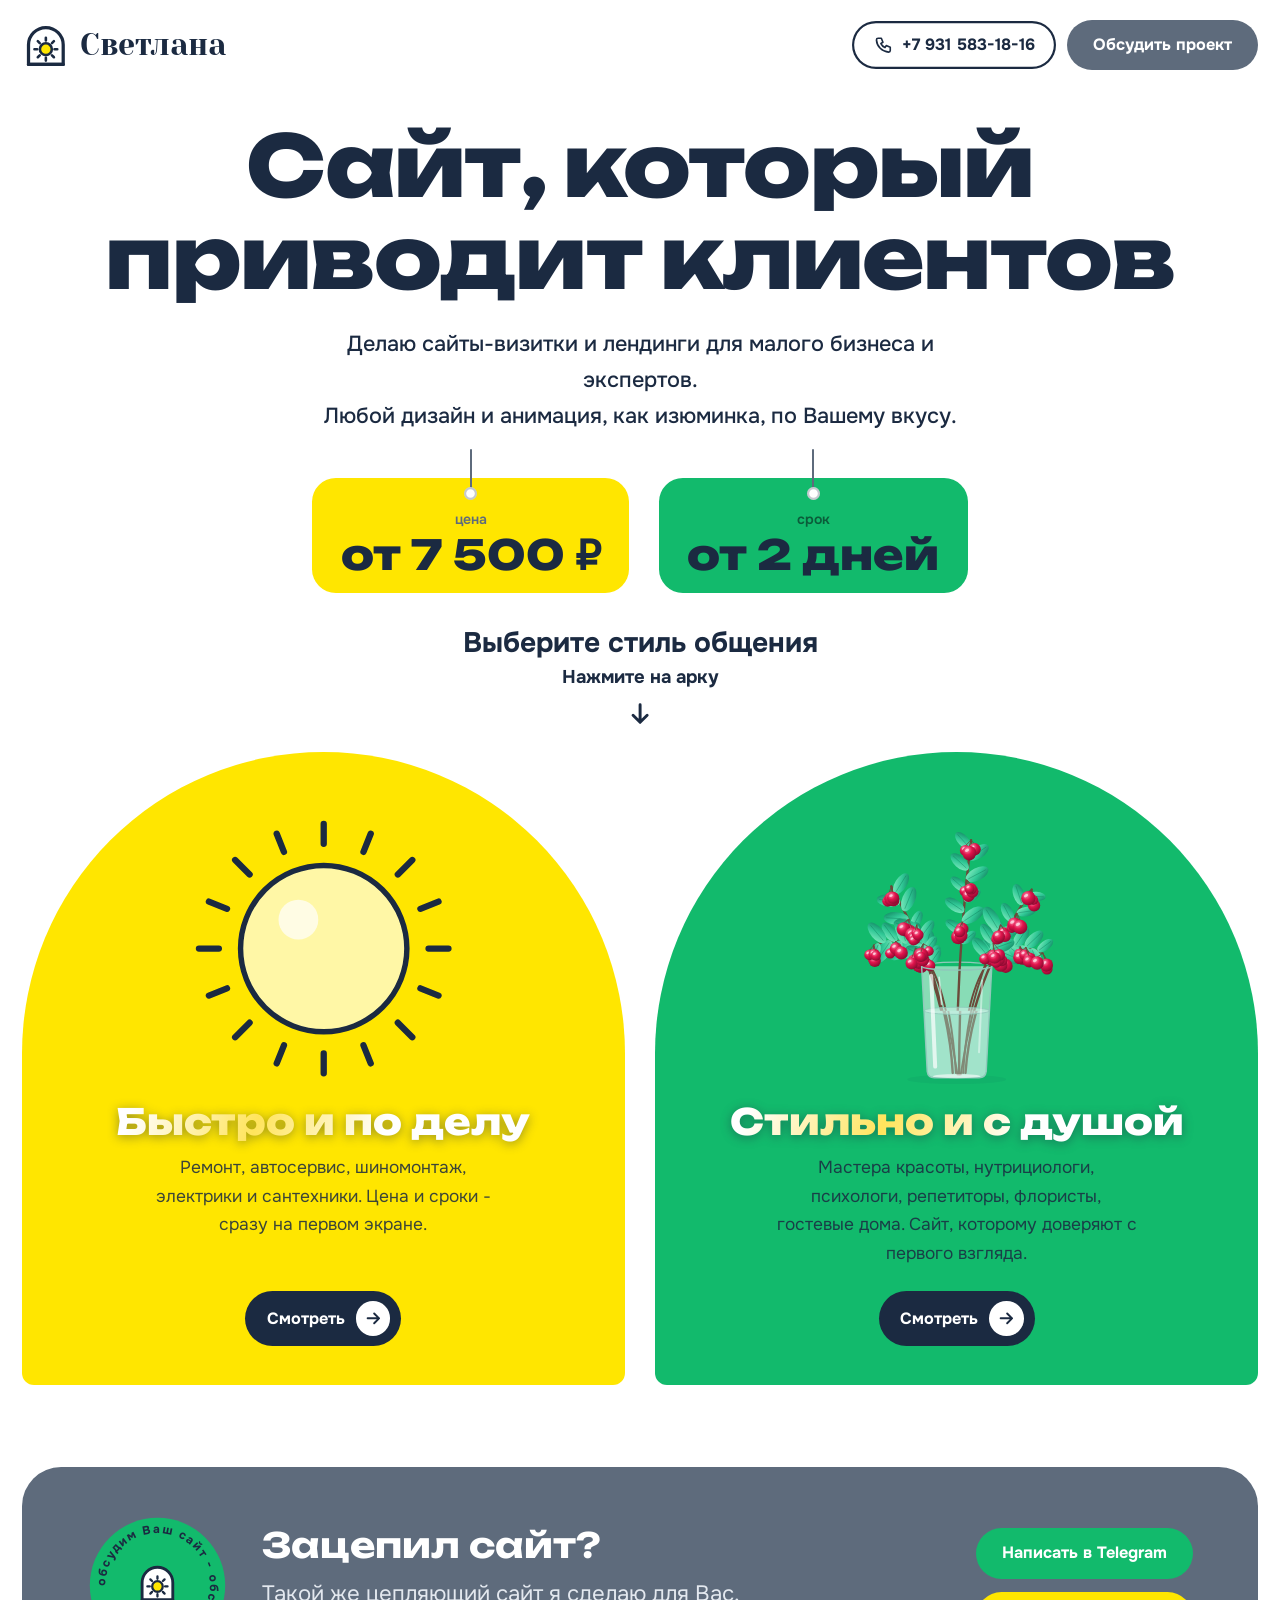
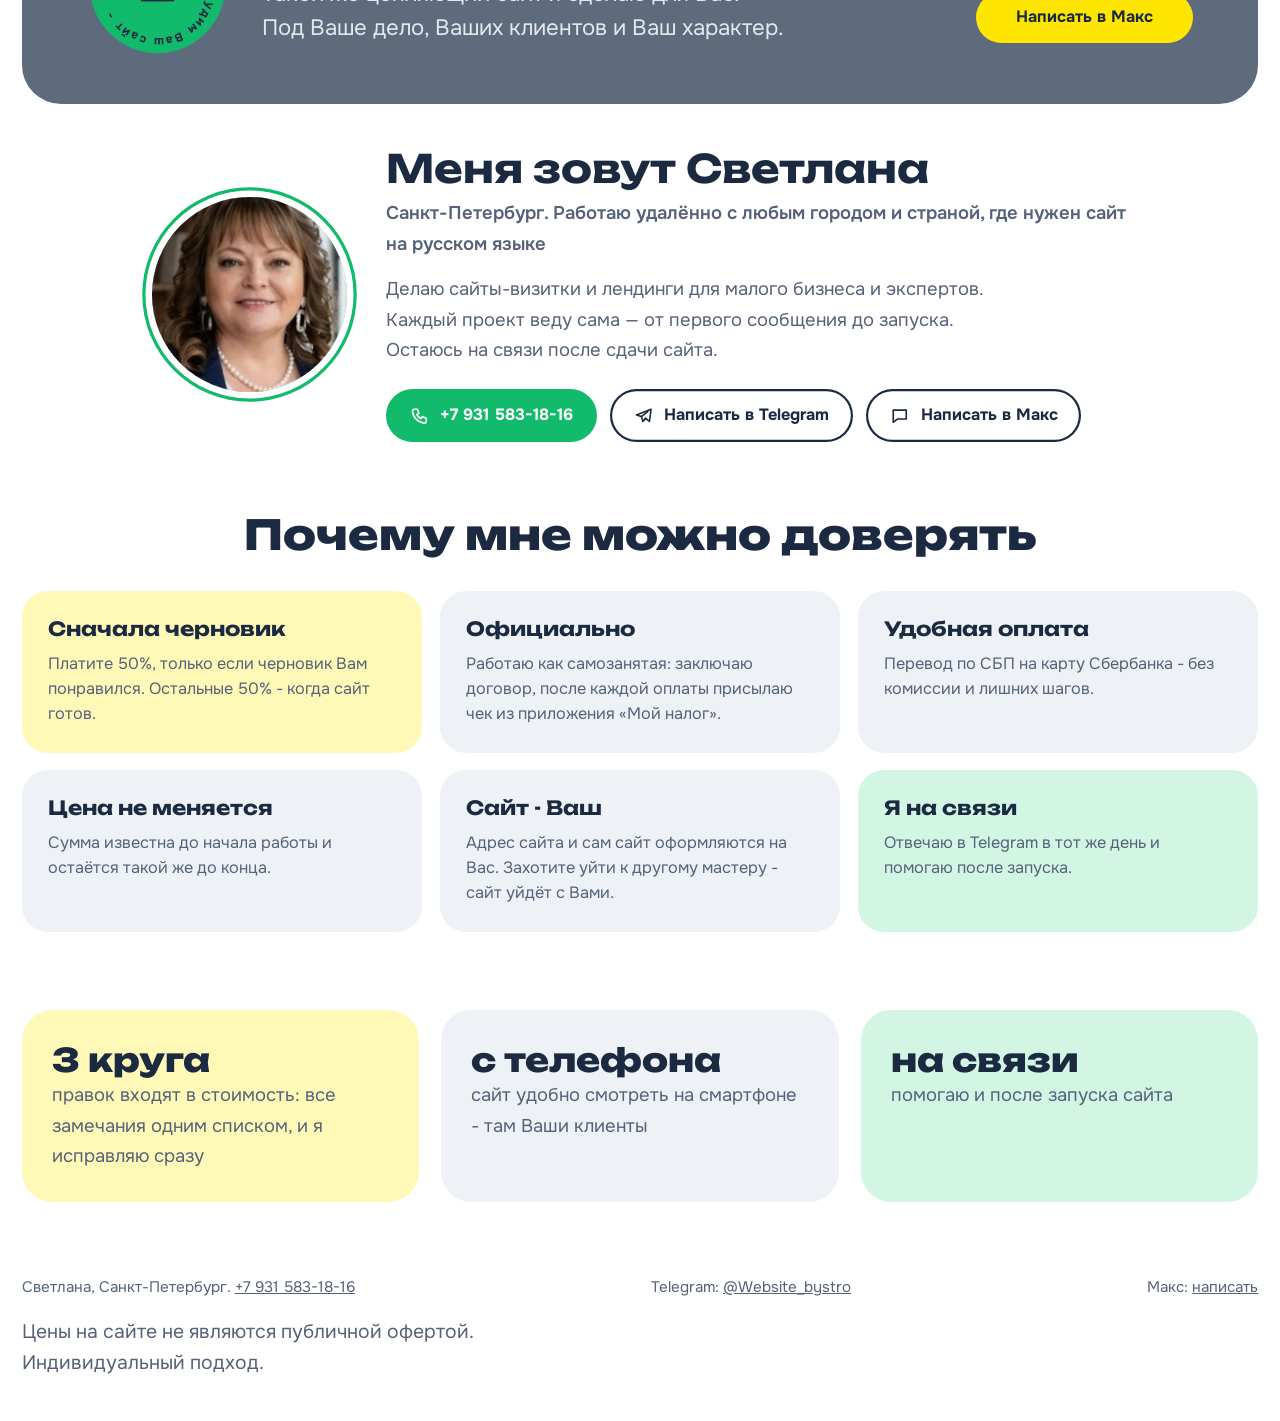
<file: index.html>
<!doctype html>
<html lang="ru">
<head>
<meta charset="utf-8">
<meta name="viewport" content="width=device-width, initial-scale=1, viewport-fit=cover">
<title>Светлана - сайты для малого бизнеса и экспертов</title>
<meta name="description" content="Создаю сайты для малого бизнеса и экспертов под ключ: лендинги и многостраничные сайты на Тильде, быстро и с вниманием к деталям. Примеры работ и контакты — на странице.">
<meta name="yandex-verification" content="9cb7b5df6460811e" />
<meta name="yandex-verification" content="522fa7b0a434405f" />
<meta name="google-site-verification" content="r82RxzwecTFEUy08m-pgLsm2DYC83E44vyqDDBlW8Ls" />
<meta name="claude:viewport-fit-sides" content="cover">
<link rel="stylesheet" href="fonts.css">
<style>
/* Макет: главная-развилка. Крупный заголовок, две арки-двери (лимонная и мятная) ведут на две страницы, ниже блок «Зацепил сайт?» и три факта */
:root{
  --lemon:#FFE600; --lemon-deep:#E8D000; --mint:#12BA6C; --mint-deep:#0E9E5C; --ink:#1B2A41; --muted:#56627A;
  --panel:#EEF1F5; --slate:#5E6B7C; --slate-light:#C9D0DA; --bg:#FFFFFF; --berry:#E0144C;
  --f-head:"Unbounded", "Arial Black", sans-serif; --f-text:"Onest", "Segoe UI", system-ui, sans-serif; --f-name:"Yeseva One", Georgia, serif;
}
*{box-sizing:border-box}
body{margin:0;background:var(--bg);color:var(--ink);font:400 17px/1.65 var(--f-text)}
h1,h2,h3{margin:0;text-wrap:balance;font-family:var(--f-head);line-height:1.08}
p{margin:0}
a{color:inherit}
:focus-visible{outline:3px solid var(--ink);outline-offset:4px}
.in{max-width:1180px;margin:0 auto;padding-left:max(20px, env(safe-area-inset-left, 0px));padding-right:max(20px, env(safe-area-inset-right, 0px))}

/* шапка */
header{padding-block:18px}
header .in{display:flex;align-items:center;justify-content:space-between;gap:14px;flex-wrap:wrap}
.logo{display:flex;align-items:center;gap:10px;text-decoration:none}
.logo span{font:400 28px var(--f-name)}
.top-actions{display:flex;align-items:center;gap:10px}
.icon-btn{width:50px;height:50px;border-radius:50%;background:var(--panel);display:grid;place-items:center}
.icon-btn svg{width:22px;height:22px}
.btn{display:inline-flex;align-items:center;justify-content:center;gap:8px;font:700 15px/1 var(--f-text);padding:16px 24px;border-radius:999px;text-decoration:none;background:var(--slate);color:#fff;transition:transform .15s}
.btn:hover{transform:translateY(-2px)}

/* первый экран */
.hero{padding-block:28px 20px;text-align:center}
.hero h1{font-size:clamp(38px,6.2vw,78px);font-weight:800;letter-spacing:-.02em;max-width:15ch;margin:0 auto}
.hero .lead{font-size:clamp(17px,1.6vw,20px);font-weight:500;color:var(--ink);max-width:46ch;margin:22px auto 0}
.offer{display:flex;justify-content:center;gap:16px;flex-wrap:wrap;margin-top:26px}
.tag{display:grid;font:800 clamp(26px,3vw,38px)/1.05 var(--f-head);padding:14px 26px 16px;border-radius:22px;color:var(--ink)}
.tag small{font:600 13px var(--f-text);color:var(--slate);margin-bottom:4px}
/* ценники на верёвочке, покачиваются от ветерка */
.offer{gap:28px;margin-top:40px}
.tag{position:relative;padding-top:30px;transform-origin:50% -26px;animation:swing 3.4s ease-in-out infinite alternate}
.tag::before{content:"";position:absolute;left:50%;top:-26px;width:2px;height:38px;margin-left:-1px;background:var(--slate);border-radius:2px}
.tag::after{content:"";position:absolute;left:50%;top:9px;width:12px;height:12px;margin-left:-6px;border-radius:50%;background:#fff;box-shadow:inset 0 0 0 2px rgba(27,42,65,.25)}
@keyframes swing{from{transform:rotate(-6deg)}to{transform:rotate(6deg)}}
.lemon-t{background:var(--lemon);animation-delay:-.8s}
.mint-t{background:var(--mint);animation-duration:3.9s;animation-delay:-2.1s}
.tag:hover{animation-duration:.9s}
.mint-t small{color:#0B5C3A}
/* кнопка выбора палитры */
.palitra-link{display:inline-flex;align-items:center;gap:10px;margin-top:30px;font:700 15px/1 var(--f-text);padding:16px 26px;border-radius:999px;text-decoration:none;background:var(--ink);color:#fff;transition:transform .15s}
.palitra-link:hover{transform:translateY(-2px)}
.palitra-link .dots{display:flex;gap:3px}
.palitra-link .dots i{width:9px;height:9px;border-radius:50%;display:block}
.ask{margin-top:34px;font:700 15px var(--f-text);color:var(--muted)}

/* две двери */
.doors{display:grid;grid-template-columns:1fr 1fr;gap:28px;margin-top:22px;padding-bottom:20px}
.door{position:relative;display:flex;flex-direction:column;align-items:center;text-align:center;text-decoration:none;color:var(--ink);
  border-radius:999px 999px 40px 40px;padding:56px 32px 36px;overflow:hidden;transition:transform .25s cubic-bezier(.2,.8,.2,1),box-shadow .25s}
.door:hover{transform:translateY(-8px);box-shadow:0 28px 50px rgba(27,42,65,.18)}
.door.lemon{background:var(--lemon)}
.door.mint{background:var(--mint)}
.door .art{width:100%;max-width:300px;height:250px;display:grid;place-items:end center}
.door .art svg{width:100%;height:100%}
.door h2{font-size:clamp(24px,2.6vw,34px);font-weight:800;margin-top:18px;
  background:linear-gradient(110deg,#fff 36%,#FFE45C 50%,#fff 64%);
  background-size:220% 100%;background-position:-120% 0;
  -webkit-background-clip:text;background-clip:text;
  -webkit-text-fill-color:transparent;color:transparent;
  filter:drop-shadow(0 2px 5px rgba(27,42,65,.45));
  animation:door-shine 4s linear infinite}
@keyframes door-shine{to{background-position:120% 0}}
.door p{font-size:16px;margin-top:10px;max-width:30ch;opacity:.85}
.door p{margin-bottom:22px}
.door .go{margin-top:auto;display:inline-flex;align-items:center;gap:10px;background:var(--ink);color:#fff;border-radius:999px;padding:14px 22px;font:700 15px var(--f-text)}
.door .go svg{width:18px;height:18px;transition:transform .2s}
.door:hover .go svg{transform:translateX(4px)}
.sun-art .rays{transform-origin:150px 150px;transform-box:view-box;animation:spin 36s linear infinite}
@keyframes spin{to{transform:rotate(360deg)}}
.sprig .sway{transform-box:view-box;animation:sway 2.8s ease-in-out infinite alternate}
@keyframes sway{from{transform:rotate(-16deg)}to{transform:rotate(16deg)}}
.door.mint:hover .sway{animation:shake .7s ease-in-out infinite alternate}
@keyframes shake{from{transform:rotate(-26deg)}to{transform:rotate(26deg)}}

/* доказательство */
.proof{margin-top:36px}
.proof .in > div{background:var(--slate);color:#fff;border-radius:36px;padding:44px clamp(22px,5vw,60px);display:grid;grid-template-columns:auto 1fr auto;gap:32px;align-items:center}
.proof h3{font-size:clamp(22px,2.6vw,32px);font-weight:700}
.proof p{color:#E3E8EF;margin-top:12px;font-size:clamp(17px,1.6vw,21px);line-height:1.5;max-width:56ch}
.seal{width:130px;height:130px;display:block}
.seal .ring{transform-origin:100px 100px;animation:spin 20s linear infinite}
.proof-btns{display:flex;flex-direction:column;gap:12px}
.proof .btn.mint{background:var(--mint);color:#fff}
.proof .btn.lemon{background:var(--lemon);color:var(--ink)}

/* знакомство */
.about{padding-block:64px 40px}
.about .in{display:grid;grid-template-columns:repeat(3,minmax(0,1fr));gap:20px}
.fact{background:var(--panel);border-radius:28px;padding:28px}
.fact b{display:block;font:800 30px var(--f-head)}
.fact span{color:var(--muted)}
.fact.l{background:#FFF9B8}.fact.m{background:#D2F6E3}

footer{padding-block:28px 40px;color:var(--muted);font-size:14px}
footer .legal{margin:14px 0 0;font-size:clamp(15px,1.4vw,18px);line-height:1.6}
footer .in{display:flex;justify-content:space-between;gap:12px;flex-wrap:wrap}
footer .in a[href^="tel:"]{white-space:nowrap}
@media (max-width:600px){footer .in a[href^="tel:"]{display:block}}

@media (max-width:820px){
  .doors{grid-template-columns:1fr;gap:20px}
  .door{padding:44px 24px 30px}
  .door .art{height:200px}
  .proof .in > div{grid-template-columns:1fr;text-align:center;justify-items:center}
  .about .in{grid-template-columns:1fr}
}
@media (max-width:600px){
  header .in{flex-wrap:nowrap}
  .logo span{font-size:23px}
  .logo svg{width:36px;height:36px}
  .icon-btn{display:none}
  .top-btn{padding:12px 16px;font-size:14px}
  .hero{padding-top:14px}
  .hero h1{font-size:34px}
  .hero .lead{font-size:15px;margin-top:14px}
  .ask{margin-top:18px}
  .offer{gap:14px;margin-top:30px;flex-wrap:nowrap}
  .tag{font-size:18px;padding:22px 12px 10px;border-radius:14px;white-space:nowrap;transform-origin:50% -20px}
  .tag::before{top:-20px;height:28px}
  .tag::after{top:6px;width:9px;height:9px;margin-left:-4.5px}
  .tag small{font-size:11px}
  .doors{grid-template-columns:1fr 1fr;gap:12px;margin-top:14px}
  .door{padding:26px 10px 18px;border-radius:999px 999px 26px 26px}
  .door .art{height:118px}
  .door h2{font-size:16px;margin-top:10px}
  .door p{font-size:12.5px;line-height:1.45;margin-top:6px}
  .door p{margin-bottom:12px}
  .door .go{margin-top:auto;padding:10px 14px;font-size:13px}
}
/* подсказка над арками и стрелка на кнопке */
.ask{margin-top:30px;font:700 clamp(21px,2.6vw,26px)/1.25 var(--f-text);color:var(--ink)}
.ask small{display:block;margin-top:4px;font:700 17px/1.4 var(--f-text);color:var(--ink)}
.ask-arrow{display:block;width:26px;height:26px;margin:8px auto 0;color:var(--ink);animation:ask-down 2.4s ease-in-out infinite}
@keyframes ask-down{0%,100%{transform:translateY(0)}50%{transform:translateY(7px)}}
.door .go{padding:9px 10px 9px 20px}
.door .go svg{box-sizing:border-box;width:32px;height:32px;padding:7px;border-radius:50%;background:#fff;color:var(--ink);animation:go-nudge 4s ease-in-out infinite}
.door.mint .go svg{animation-delay:2s}
@keyframes go-nudge{0%,70%,100%{transform:translateX(0)}80%{transform:translateX(5px)}90%{transform:translateX(-1px)}}
.door:hover .go svg{animation:none;transform:translateX(4px)}
@media (max-width:600px){
  .ask{margin-top:18px}
  .door .go{padding:7px 8px 7px 14px}
  .door .go svg{width:28px;height:28px;padding:6px}
}
@media (prefers-reduced-motion:reduce){.sun-art .rays,.sprig .sway,.seal .ring,.tag,.ask-arrow,.door .go svg,.door h2{animation:none}.door,.btn{transition:none}}
/* обо мне и телефон */
.me-sec{padding-block:40px}
.me{display:grid;grid-template-columns:auto 1fr;gap:36px;align-items:center;max-width:900px;margin:0 auto}
.me img{width:180px;height:180px;border-radius:50%;object-fit:cover;display:block;box-shadow:0 0 0 6px #FFFFFF,0 0 0 9px var(--me-ring, #12BA6C)}
.me h2{font:700 clamp(26px,3vw,36px)/1.15 var(--f-head);margin:0}
.me .city{margin-top:6px;font-weight:600;color:var(--muted)}
.me .txt{margin-top:14px;max-width:52ch;color:var(--muted)}
.me-actions{display:flex;flex-wrap:wrap;gap:12px;margin-top:22px}
.call-btn,.tg-btn{display:inline-flex;align-items:center;gap:10px;font:700 15px/1 var(--f-text);padding:15px 22px;border-radius:999px;text-decoration:none}
.call-btn{background:var(--me-call, #12BA6C);color:#FFFFFF}
.tg-btn{background:#FFFFFF;color:inherit;box-shadow:inset 0 0 0 2px currentColor}
.call-btn svg,.tg-btn svg{width:18px;height:18px}
.chat .av img{width:100%;height:100%;border-radius:50%;object-fit:cover}
@media (max-width:640px){.me{grid-template-columns:1fr;justify-items:center;text-align:center}.me-actions{justify-content:center}.me img{width:150px;height:150px}}
.phone-top{display:inline-flex;align-items:center;gap:8px;font-weight:700;font-size:15px;line-height:1;text-decoration:none;white-space:nowrap;color:inherit;padding:13px 20px;border-radius:999px;box-shadow:inset 0 0 0 2px currentColor;background:#FFFFFF}
.phone-top svg{width:18px;height:18px;flex:none}
.phone-top:hover{background:#F1F4F8}
@media (max-width:700px){.phone-top span{display:none}.phone-top{padding:12px}}
@media (max-width:480px){header .in{flex-wrap:nowrap;gap:10px}.logo span{font-size:21px}.logo svg{width:34px;height:34px}.top-actions{gap:8px}.top-actions .top-btn{padding:11px 13px;font-size:13px}.phone-top{padding:11px}}
/* почему мне можно доверять */
.trust-sec{padding-block:24px 8px}
.trust-h{font:800 clamp(26px,3vw,38px)/1.15 var(--f-head);text-align:center}
.cards4{display:grid;grid-template-columns:repeat(auto-fit,minmax(min(100%,300px),1fr));gap:16px;margin-top:30px}
.card4{background:var(--panel);border-radius:24px;padding:24px;display:grid;gap:8px;align-content:start}
.card4:nth-child(1){background:#FFF9B8}.card4:nth-child(6){background:#D2F6E3}
.card4 b{font:700 18px/1.3 var(--f-head)}
.card4 span{color:var(--muted);font-size:15px;line-height:1.55}

.page-scale{width:100%;max-width:1180px;margin:0 auto}
html,body{overflow-x:hidden}
</style>
</head>
<body>
<div class="page-scale">
<svg width="0" height="0" style="position:absolute" aria-hidden="true">
  <defs>
    <radialGradient id="gBerry" cx="36%" cy="30%" r="75%"><stop offset="0" stop-color="#FF8DAE"/><stop offset=".45" stop-color="#E0144C"/><stop offset="1" stop-color="#860A2F"/></radialGradient>
    <radialGradient id="gBerryB" cx="36%" cy="30%" r="75%"><stop offset="0" stop-color="#FFB3C2"/><stop offset=".5" stop-color="#E8607F"/><stop offset="1" stop-color="#A3304F"/></radialGradient>
    <linearGradient id="gLeaf" x1="0" y1="0" x2="1" y2="1"><stop offset="0" stop-color="#8EF0C6"/><stop offset=".55" stop-color="#2FC795"/><stop offset="1" stop-color="#0F7D5B"/></linearGradient>
    <radialGradient id="gGlow" cx="50%" cy="50%" r="50%"><stop offset="0" stop-color="#FFD0B8" stop-opacity=".95"/><stop offset=".6" stop-color="#FFE1D2" stop-opacity=".5"/><stop offset="1" stop-color="#FFE1D2" stop-opacity="0"/></radialGradient>
    <radialGradient id="gShadow" cx="50%" cy="50%" r="50%"><stop offset="0" stop-color="#8A1236" stop-opacity=".28"/><stop offset="1" stop-color="#8A1236" stop-opacity="0"/></radialGradient>
  </defs>
        <defs><path id="circ" d="M100 100m-74 0a74 74 0 1 1 148 0a74 74 0 1 1-148 0"/></defs>
        <circle cx="100" cy="100" r="96" fill="var(--accent)"/>
  <symbol id="logo" viewBox="0 0 44 44"><path d="M6 40V22a16 16 0 0 1 32 0v18z" fill="#FFFFFF" stroke="#1B2A41" stroke-width="3" stroke-linejoin="round"/><path d="M30 26h2.5M27.66 20.34l1.76-1.76M22 18v-2.5M16.34 20.34l-1.76-1.76M14 26h-2.5M16.34 31.66l-1.76 1.76M22 34v2.5M27.66 31.66l1.76 1.76" stroke="#1B2A41" stroke-width="2.4" stroke-linecap="round"/><circle cx="22" cy="26" r="5.5" fill="#FFE600" stroke="#1B2A41" stroke-width="2.4"/><path d="M6 40h32" stroke="#1B2A41" stroke-width="3" stroke-linecap="round"/></symbol>
  <symbol id="tg" viewBox="0 0 24 24"><path d="M21 4 3 11l6 2 2 6 3-4 5 4z" fill="none" stroke="currentColor" stroke-width="2" stroke-linejoin="round"/><path d="m9 13 8-6" stroke="currentColor" stroke-width="2" stroke-linecap="round"/></symbol>
  <symbol id="arrow" viewBox="0 0 24 24"><path d="M5 12h14M13 6l6 6-6 6" fill="none" stroke="currentColor" stroke-width="2.4" stroke-linecap="round" stroke-linejoin="round"/></symbol>
</svg>

<header>
  <div class="in">
    <a class="logo" href="index.html"><svg width="44" height="44" aria-hidden="true"><use href="#logo"/></svg><span>Светлана</span></a>
    <div class="top-actions">
        <a class="phone-top" href="tel:+79315831816" aria-label="Позвонить: +7 931 583-18-16"><svg viewBox="0 0 24 24" aria-hidden="true"><path d="M5 4h4l2 5-2.5 1.5a11 11 0 0 0 5 5L15 13l5 2v4a2 2 0 0 1-2 2A16 16 0 0 1 3 6a2 2 0 0 1 2-2" fill="none" stroke="currentColor" stroke-width="2" stroke-linejoin="round"/></svg><span>+7 931 583-18-16</span></a>
      <a class="btn top-btn" href="https://t.me/Website_bystro" target="_blank" rel="noopener">Обсудить проект</a>
    </div>
  </div>
</header>

<main>
  <section class="hero">
    <div class="in">
      <h1>Сайт, который приводит клиентов</h1>
      <p class="lead">Делаю сайты-визитки и лендинги для малого бизнеса и экспертов.<br>Любой дизайн и анимация, как изюминка, по Вашему вкусу.</p>
      <div class="offer"><span class="tag lemon-t"><small>цена</small>от 7&nbsp;500&nbsp;₽</span><span class="tag mint-t"><small>срок</small>от 2 дней</span></div>
      <p class="ask">Выберите стиль общения<small>Нажмите на арку</small><svg class="ask-arrow" viewBox="0 0 24 24" aria-hidden="true"><path d="M12 4v15M6 13l6 6 6-6" fill="none" stroke="currentColor" stroke-width="2.5" stroke-linecap="round" stroke-linejoin="round"/></svg></p>
      <div class="doors">
        <a class="door lemon" href="solnechnoe.html">
          <div class="art">
            <svg class="sun-art" viewBox="0 0 300 300" aria-hidden="true">
              <g class="rays" stroke="#1B2A41" stroke-width="7" stroke-linecap="round">
                <path d="M150 34v-22M150 266v22M34 150h-22M266 150h22M68 68L52 52M232 232l16 16M68 232l-16 16M232 68l16-16M106 43l-8-20M194 257l8 20M43 194l-20 8M257 106l20-8M194 43l8-20M106 257l-8 20M43 106l-20-8M257 194l20 8"/>
              </g>
              <circle cx="150" cy="150" r="92" fill="#FFF7A6" stroke="#1B2A41" stroke-width="6"/>
              <circle cx="122" cy="118" r="22" fill="#FFFFFF" opacity=".7"/>
            </svg>
          </div>
          <h2>Быстро и по делу</h2>
          <p>Ремонт, автосервис, шиномонтаж, электрики и сантехники. Цена и сроки - сразу на первом экране.</p>
          <span class="go">Смотреть<svg aria-hidden="true"><use href="#arrow"/></svg></span>
        </a>
        <a class="door mint" href="brusnika.html">
          <div class="art">
      <svg class="sprig" viewBox="0 0 300 340" role="img" aria-label="Пышный букетик брусники в стакане с водой">
        <defs><clipPath id="cAbove"><rect x="0" y="0" width="300" height="248"/></clipPath><clipPath id="cBelow"><path d="M109 248L113 324Q114 331 122 331H178Q186 331 187 324L191 248Z"/></clipPath></defs>
        
        <ellipse cx="150" cy="334" rx="62" ry="6" fill="#0F7D5B" opacity=".12"/>
        <path d="M106 192L113 324Q114 332 122 332H178Q186 332 187 324L194 192Z" fill="#EAF8F3" fill-opacity=".55"/>
        <path d="M106 192A44 5 0 0 1 194 192" fill="none" stroke="#8FC9BA" stroke-width="1.4"/>
        <path d="M109 248L113 324Q114 331 122 331H178Q186 331 187 324L191 248Z" fill="#BFEBDD" fill-opacity=".45"/>
        <g clip-path="url(#cAbove)"><path d="M142 326Q136 214 68 92" fill="none" stroke="#6B4A3A" stroke-width="3" stroke-linecap="round"/><path d="M150 328Q150 180 168 34" fill="none" stroke="#6B4A3A" stroke-width="3" stroke-linecap="round"/><path d="M158 326Q166 214 244 96" fill="none" stroke="#6B4A3A" stroke-width="3" stroke-linecap="round"/><path d="M146 326Q134 130 46 166" fill="none" stroke="#6B4A3A" stroke-width="2.4" stroke-linecap="round"/><path d="M155 326Q168 130 258 176" fill="none" stroke="#6B4A3A" stroke-width="2.4" stroke-linecap="round"/><path d="M152 328Q166 232 205 140" fill="none" stroke="#6B4A3A" stroke-width="2.4" stroke-linecap="round"/><path d="M148 328Q134 236 100 140" fill="none" stroke="#6B4A3A" stroke-width="2.4" stroke-linecap="round"/></g>
        <g clip-path="url(#cBelow)"><g transform="translate(3 0)" opacity=".75"><path d="M142 326Q136 214 68 92" fill="none" stroke="#6B4A3A" stroke-width="3" stroke-linecap="round"/><path d="M150 328Q150 180 168 34" fill="none" stroke="#6B4A3A" stroke-width="3" stroke-linecap="round"/><path d="M158 326Q166 214 244 96" fill="none" stroke="#6B4A3A" stroke-width="3" stroke-linecap="round"/><path d="M146 326Q134 130 46 166" fill="none" stroke="#6B4A3A" stroke-width="2.4" stroke-linecap="round"/><path d="M155 326Q168 130 258 176" fill="none" stroke="#6B4A3A" stroke-width="2.4" stroke-linecap="round"/><path d="M152 328Q166 232 205 140" fill="none" stroke="#6B4A3A" stroke-width="2.4" stroke-linecap="round"/><path d="M148 328Q134 236 100 140" fill="none" stroke="#6B4A3A" stroke-width="2.4" stroke-linecap="round"/></g></g>
        <g transform="translate(119.9 177.0) rotate(-51.2)"><ellipse rx="13.3" ry="6.6" fill="url(#gLeaf)"/><path d="M-10.6 0H10.6" stroke="#0F7D5B" stroke-width=".9" opacity=".55"/></g><g transform="translate(97.8 172.7) rotate(-161.4)"><ellipse rx="11.3" ry="5.7" fill="url(#gLeaf)"/><path d="M-9.1 0H9.1" stroke="#0F7D5B" stroke-width=".9" opacity=".55"/></g><g transform="translate(109.2 154.1) rotate(-64.3)"><ellipse rx="13.3" ry="6.7" fill="url(#gLeaf)"/><path d="M-10.7 0H10.7" stroke="#0F7D5B" stroke-width=".9" opacity=".55"/></g><g transform="translate(88.4 151.5) rotate(-163.2)"><ellipse rx="11.8" ry="5.9" fill="url(#gLeaf)"/><path d="M-9.4 0H9.4" stroke="#0F7D5B" stroke-width=".9" opacity=".55"/></g><g transform="translate(99.6 133.8) rotate(-62.8)"><ellipse rx="12.1" ry="6.1" fill="url(#gLeaf)"/><path d="M-9.7 0H9.7" stroke="#0F7D5B" stroke-width=".9" opacity=".55"/></g><g transform="translate(74.3 132.2) rotate(-176.1)"><ellipse rx="15.8" ry="7.9" fill="url(#gLeaf)"/><path d="M-12.7 0H12.7" stroke="#0F7D5B" stroke-width=".9" opacity=".55"/></g><g transform="translate(89.8 108.0) rotate(-68.0)"><ellipse rx="16.2" ry="8.1" fill="url(#gLeaf)"/><path d="M-13.0 0H13.0" stroke="#0F7D5B" stroke-width=".9" opacity=".55"/></g><g transform="translate(64.5 109.8) rotate(-173.2)"><ellipse rx="14.8" ry="7.4" fill="url(#gLeaf)"/><path d="M-11.9 0H11.9" stroke="#0F7D5B" stroke-width=".9" opacity=".55"/></g><g transform="translate(80.2 88.6) rotate(-57.9)"><ellipse rx="14.8" ry="7.4" fill="url(#gLeaf)"/><path d="M-11.9 0H11.9" stroke="#0F7D5B" stroke-width=".9" opacity=".55"/></g><g transform="translate(164.3 156.1) rotate(-38.0)"><ellipse rx="11.5" ry="5.8" fill="url(#gLeaf)"/><path d="M-9.2 0H9.2" stroke="#0F7D5B" stroke-width=".9" opacity=".55"/></g><g transform="translate(146.8 142.5) rotate(-143.9)"><ellipse rx="12.7" ry="6.4" fill="url(#gLeaf)"/><path d="M-10.2 0H10.2" stroke="#0F7D5B" stroke-width=".9" opacity=".55"/></g><g transform="translate(170.2 128.2) rotate(-33.2)"><ellipse rx="15.9" ry="7.9" fill="url(#gLeaf)"/><path d="M-12.7 0H12.7" stroke="#0F7D5B" stroke-width=".9" opacity=".55"/></g><g transform="translate(147.6 115.8) rotate(-146.1)"><ellipse rx="14.1" ry="7.1" fill="url(#gLeaf)"/><path d="M-11.3 0H11.3" stroke="#0F7D5B" stroke-width=".9" opacity=".55"/></g><g transform="translate(169.4 103.7) rotate(-33.9)"><ellipse rx="12.1" ry="6.0" fill="url(#gLeaf)"/><path d="M-9.7 0H9.7" stroke="#0F7D5B" stroke-width=".9" opacity=".55"/></g><g transform="translate(152.3 89.0) rotate(-138.3)"><ellipse rx="12.4" ry="6.2" fill="url(#gLeaf)"/><path d="M-9.9 0H9.9" stroke="#0F7D5B" stroke-width=".9" opacity=".55"/></g><g transform="translate(175.5 76.9) rotate(-27.7)"><ellipse rx="15.5" ry="7.8" fill="url(#gLeaf)"/><path d="M-12.4 0H12.4" stroke="#0F7D5B" stroke-width=".9" opacity=".55"/></g><g transform="translate(153.8 61.4) rotate(-137.3)"><ellipse rx="14.2" ry="7.1" fill="url(#gLeaf)"/><path d="M-11.4 0H11.4" stroke="#0F7D5B" stroke-width=".9" opacity=".55"/></g><g transform="translate(177.0 49.4) rotate(-34.2)"><ellipse rx="15.0" ry="7.5" fill="url(#gLeaf)"/><path d="M-12.0 0H12.0" stroke="#0F7D5B" stroke-width=".9" opacity=".55"/></g><g transform="translate(158.2 34.8) rotate(-132.3)"><ellipse rx="13.4" ry="6.7" fill="url(#gLeaf)"/><path d="M-10.7 0H10.7" stroke="#0F7D5B" stroke-width=".9" opacity=".55"/></g><g transform="translate(206.3 184.3) rotate(-17.1)"><ellipse rx="14.4" ry="7.2" fill="url(#gLeaf)"/><path d="M-11.5 0H11.5" stroke="#0F7D5B" stroke-width=".9" opacity=".55"/></g><g transform="translate(191.1 168.1) rotate(-125.2)"><ellipse rx="12.6" ry="6.3" fill="url(#gLeaf)"/><path d="M-10.0 0H10.0" stroke="#0F7D5B" stroke-width=".9" opacity=".55"/></g><g transform="translate(216.4 166.3) rotate(-4.9)"><ellipse rx="14.2" ry="7.1" fill="url(#gLeaf)"/><path d="M-11.4 0H11.4" stroke="#0F7D5B" stroke-width=".9" opacity=".55"/></g><g transform="translate(201.1 144.0) rotate(-118.7)"><ellipse rx="15.5" ry="7.8" fill="url(#gLeaf)"/><path d="M-12.4 0H12.4" stroke="#0F7D5B" stroke-width=".9" opacity=".55"/></g><g transform="translate(225.4 144.4) rotate(-9.9)"><ellipse rx="12.5" ry="6.3" fill="url(#gLeaf)"/><path d="M-10.0 0H10.0" stroke="#0F7D5B" stroke-width=".9" opacity=".55"/></g><g transform="translate(213.7 124.8) rotate(-117.7)"><ellipse rx="13.2" ry="6.6" fill="url(#gLeaf)"/><path d="M-10.6 0H10.6" stroke="#0F7D5B" stroke-width=".9" opacity=".55"/></g><g transform="translate(236.8 123.7) rotate(-8.6)"><ellipse rx="11.9" ry="6.0" fill="url(#gLeaf)"/><path d="M-9.5 0H9.5" stroke="#0F7D5B" stroke-width=".9" opacity=".55"/></g><g transform="translate(227.8 102.3) rotate(-108.3)"><ellipse rx="13.9" ry="6.9" fill="url(#gLeaf)"/><path d="M-11.1 0H11.1" stroke="#0F7D5B" stroke-width=".9" opacity=".55"/></g><g transform="translate(249.8 104.7) rotate(2.4)"><ellipse rx="11.7" ry="5.9" fill="url(#gLeaf)"/><path d="M-9.4 0H9.4" stroke="#0F7D5B" stroke-width=".9" opacity=".55"/></g><g transform="translate(112.8 163.7) rotate(-75.3)"><ellipse rx="16.9" ry="8.5" fill="url(#gLeaf)"/><path d="M-13.5 0H13.5" stroke="#0F7D5B" stroke-width=".9" opacity=".55"/></g><g transform="translate(89.8 174.9) rotate(-184.7)"><ellipse rx="14.7" ry="7.3" fill="url(#gLeaf)"/><path d="M-11.8 0H11.8" stroke="#0F7D5B" stroke-width=".9" opacity=".55"/></g><g transform="translate(98.7 153.6) rotate(-88.4)"><ellipse rx="16.5" ry="8.2" fill="url(#gLeaf)"/><path d="M-13.2 0H13.2" stroke="#0F7D5B" stroke-width=".9" opacity=".55"/></g><g transform="translate(79.4 173.7) rotate(-211.6)"><ellipse rx="16.3" ry="8.1" fill="url(#gLeaf)"/><path d="M-13.0 0H13.0" stroke="#0F7D5B" stroke-width=".9" opacity=".55"/></g><g transform="translate(81.8 148.0) rotate(-108.0)"><ellipse rx="16.6" ry="8.3" fill="url(#gLeaf)"/><path d="M-13.2 0H13.2" stroke="#0F7D5B" stroke-width=".9" opacity=".55"/></g><g transform="translate(72.2 171.1) rotate(-230.3)"><ellipse rx="13.4" ry="6.7" fill="url(#gLeaf)"/><path d="M-10.8 0H10.8" stroke="#0F7D5B" stroke-width=".9" opacity=".55"/></g><g transform="translate(65.9 149.6) rotate(-125.9)"><ellipse rx="14.1" ry="7.1" fill="url(#gLeaf)"/><path d="M-11.3 0H11.3" stroke="#0F7D5B" stroke-width=".9" opacity=".55"/></g><g transform="translate(58.1 173.6) rotate(123.8)"><ellipse rx="16.5" ry="8.2" fill="url(#gLeaf)"/><path d="M-13.2 0H13.2" stroke="#0F7D5B" stroke-width=".9" opacity=".55"/></g><g transform="translate(50.0 150.4) rotate(229.8)"><ellipse rx="15.6" ry="7.8" fill="url(#gLeaf)"/><path d="M-12.5 0H12.5" stroke="#0F7D5B" stroke-width=".9" opacity=".55"/></g><g transform="translate(48.2 173.7) rotate(111.4)"><ellipse rx="11.3" ry="5.6" fill="url(#gLeaf)"/><path d="M-9.0 0H9.0" stroke="#0F7D5B" stroke-width=".9" opacity=".55"/></g><g transform="translate(204.1 185.1) rotate(14.6)"><ellipse rx="11.3" ry="5.6" fill="url(#gLeaf)"/><path d="M-9.0 0H9.0" stroke="#0F7D5B" stroke-width=".9" opacity=".55"/></g><g transform="translate(198.9 164.5) rotate(-90.0)"><ellipse rx="13.6" ry="6.8" fill="url(#gLeaf)"/><path d="M-10.9 0H10.9" stroke="#0F7D5B" stroke-width=".9" opacity=".55"/></g><g transform="translate(218.9 179.6) rotate(23.0)"><ellipse rx="16.6" ry="8.3" fill="url(#gLeaf)"/><path d="M-13.3 0H13.3" stroke="#0F7D5B" stroke-width=".9" opacity=".55"/></g><g transform="translate(212.8 158.3) rotate(-78.2)"><ellipse rx="13.1" ry="6.5" fill="url(#gLeaf)"/><path d="M-10.5 0H10.5" stroke="#0F7D5B" stroke-width=".9" opacity=".55"/></g><g transform="translate(227.5 176.8) rotate(36.9)"><ellipse rx="14.6" ry="7.3" fill="url(#gLeaf)"/><path d="M-11.7 0H11.7" stroke="#0F7D5B" stroke-width=".9" opacity=".55"/></g><g transform="translate(230.7 155.7) rotate(-56.1)"><ellipse rx="14.8" ry="7.4" fill="url(#gLeaf)"/><path d="M-11.9 0H11.9" stroke="#0F7D5B" stroke-width=".9" opacity=".55"/></g><g transform="translate(238.6 178.7) rotate(51.6)"><ellipse rx="15.3" ry="7.6" fill="url(#gLeaf)"/><path d="M-12.2 0H12.2" stroke="#0F7D5B" stroke-width=".9" opacity=".55"/></g><g transform="translate(246.8 158.8) rotate(-43.2)"><ellipse rx="14.6" ry="7.3" fill="url(#gLeaf)"/><path d="M-11.7 0H11.7" stroke="#0F7D5B" stroke-width=".9" opacity=".55"/></g><g transform="translate(249.0 182.9) rotate(68.8)"><ellipse rx="14.4" ry="7.2" fill="url(#gLeaf)"/><path d="M-11.5 0H11.5" stroke="#0F7D5B" stroke-width=".9" opacity=".55"/></g><g transform="translate(260.8 166.4) rotate(-36.5)"><ellipse rx="11.8" ry="5.9" fill="url(#gLeaf)"/><path d="M-9.4 0H9.4" stroke="#0F7D5B" stroke-width=".9" opacity=".55"/></g><g transform="translate(197.2 183.7) rotate(-22.2)"><ellipse rx="12.3" ry="6.1" fill="url(#gLeaf)"/><path d="M-9.8 0H9.8" stroke="#0F7D5B" stroke-width=".9" opacity=".55"/></g><g transform="translate(180.3 168.7) rotate(-129.5)"><ellipse rx="15.0" ry="7.5" fill="url(#gLeaf)"/><path d="M-12.0 0H12.0" stroke="#0F7D5B" stroke-width=".9" opacity=".55"/></g><g transform="translate(206.9 166.2) rotate(-19.8)"><ellipse rx="16.2" ry="8.1" fill="url(#gLeaf)"/><path d="M-13.0 0H13.0" stroke="#0F7D5B" stroke-width=".9" opacity=".55"/></g><g transform="translate(188.6 151.6) rotate(-121.8)"><ellipse rx="14.2" ry="7.1" fill="url(#gLeaf)"/><path d="M-11.3 0H11.3" stroke="#0F7D5B" stroke-width=".9" opacity=".55"/></g><g transform="translate(212.8 149.9) rotate(-19.0)"><ellipse rx="15.5" ry="7.7" fill="url(#gLeaf)"/><path d="M-12.4 0H12.4" stroke="#0F7D5B" stroke-width=".9" opacity=".55"/></g><g transform="translate(194.0 132.7) rotate(-121.3)"><ellipse rx="16.9" ry="8.5" fill="url(#gLeaf)"/><path d="M-13.5 0H13.5" stroke="#0F7D5B" stroke-width=".9" opacity=".55"/></g><g transform="translate(122.5 180.7) rotate(-55.2)"><ellipse rx="11.5" ry="5.7" fill="url(#gLeaf)"/><path d="M-9.2 0H9.2" stroke="#0F7D5B" stroke-width=".9" opacity=".55"/></g><g transform="translate(100.3 175.1) rotate(-155.9)"><ellipse rx="15.4" ry="7.7" fill="url(#gLeaf)"/><path d="M-12.4 0H12.4" stroke="#0F7D5B" stroke-width=".9" opacity=".55"/></g><g transform="translate(117.4 164.0) rotate(-53.0)"><ellipse rx="11.2" ry="5.6" fill="url(#gLeaf)"/><path d="M-9.0 0H9.0" stroke="#0F7D5B" stroke-width=".9" opacity=".55"/></g><g transform="translate(98.1 161.0) rotate(-164.0)"><ellipse rx="11.1" ry="5.5" fill="url(#gLeaf)"/><path d="M-8.9 0H8.9" stroke="#0F7D5B" stroke-width=".9" opacity=".55"/></g><g transform="translate(112.7 145.5) rotate(-53.1)"><ellipse rx="12.9" ry="6.5" fill="url(#gLeaf)"/><path d="M-10.3 0H10.3" stroke="#0F7D5B" stroke-width=".9" opacity=".55"/></g><g transform="translate(87.1 142.2) rotate(-163.4)"><ellipse rx="16.7" ry="8.4" fill="url(#gLeaf)"/><path d="M-13.4 0H13.4" stroke="#0F7D5B" stroke-width=".9" opacity=".55"/></g>
        <g class="sway" style="transform-origin:108.0px 176.2px;animation-delay:-2.4s"><path d="M108.0 176.2L105.3 184.4" stroke="#6B4A3A" stroke-width="1"/><circle cx="105.3" cy="192.0" r="8.6" fill="url(#gBerry)"/><ellipse cx="102.6" cy="188.9" rx="2.8" ry="1.7" fill="#fff" opacity=".6" transform="rotate(-30 102.6 188.9)"/><path d="M108.0 176.2L103.3 183.7" stroke="#6B4A3A" stroke-width="1"/><circle cx="103.3" cy="191.0" r="8.3" fill="url(#gBerry)"/><ellipse cx="100.6" cy="188.0" rx="2.7" ry="1.7" fill="#fff" opacity=".6" transform="rotate(-30 100.6 188.0)"/><path d="M108.0 176.2L103.2 182.6" stroke="#6B4A3A" stroke-width="1"/><circle cx="103.2" cy="190.7" r="9.1" fill="url(#gBerry)"/><ellipse cx="100.3" cy="187.4" rx="2.9" ry="1.8" fill="#fff" opacity=".6" transform="rotate(-30 100.3 187.4)"/><path d="M108.0 176.2L102.2 180.7" stroke="#6B4A3A" stroke-width="1"/><circle cx="102.2" cy="187.6" r="7.9" fill="url(#gBerry)"/><ellipse cx="99.6" cy="184.8" rx="2.5" ry="1.6" fill="#fff" opacity=".6" transform="rotate(-30 99.6 184.8)"/></g><g class="sway" style="transform-origin:89.3px 133.2px;animation-delay:-0.2s"><path d="M89.3 133.2L90.4 140.7" stroke="#6B4A3A" stroke-width="1"/><circle cx="90.4" cy="148.3" r="8.6" fill="url(#gBerry)"/><ellipse cx="87.6" cy="145.2" rx="2.8" ry="1.7" fill="#fff" opacity=".6" transform="rotate(-30 87.6 145.2)"/><path d="M89.3 133.2L85.5 138.8" stroke="#6B4A3A" stroke-width="1"/><circle cx="85.5" cy="143.9" r="6.1" fill="url(#gBerry)"/><ellipse cx="83.5" cy="141.7" rx="1.9" ry="1.2" fill="#fff" opacity=".6" transform="rotate(-30 83.5 141.7)"/><path d="M89.3 133.2L83.3 137.9" stroke="#6B4A3A" stroke-width="1"/><circle cx="83.3" cy="145.5" r="8.6" fill="url(#gBerry)"/><ellipse cx="80.6" cy="142.4" rx="2.7" ry="1.7" fill="#fff" opacity=".6" transform="rotate(-30 80.6 142.4)"/><path d="M89.3 133.2L94.2 144.6" stroke="#6B4A3A" stroke-width="1"/><circle cx="94.2" cy="152.7" r="9.1" fill="url(#gBerry)"/><ellipse cx="91.3" cy="149.4" rx="2.9" ry="1.8" fill="#fff" opacity=".6" transform="rotate(-30 91.3 149.4)"/></g><g class="sway" style="transform-origin:68.0px 92.0px;animation-delay:-2.3s"><path d="M68.0 92.0L70.8 104.0" stroke="#6B4A3A" stroke-width="1"/><circle cx="70.8" cy="110.1" r="7.2" fill="url(#gBerry)"/><ellipse cx="68.5" cy="107.6" rx="2.3" ry="1.4" fill="#fff" opacity=".6" transform="rotate(-30 68.5 107.6)"/><path d="M68.0 92.0L63.5 104.8" stroke="#6B4A3A" stroke-width="1"/><circle cx="63.5" cy="110.6" r="6.8" fill="url(#gBerry)"/><ellipse cx="61.3" cy="108.2" rx="2.2" ry="1.4" fill="#fff" opacity=".6" transform="rotate(-30 61.3 108.2)"/><path d="M68.0 92.0L67.3 100.7" stroke="#6B4A3A" stroke-width="1"/><circle cx="67.3" cy="108.0" r="8.3" fill="url(#gBerry)"/><ellipse cx="64.6" cy="105.0" rx="2.7" ry="1.7" fill="#fff" opacity=".6" transform="rotate(-30 64.6 105.0)"/><path d="M68.0 92.0L68.9 99.4" stroke="#6B4A3A" stroke-width="1"/><circle cx="68.9" cy="107.5" r="9.1" fill="url(#gBerry)"/><ellipse cx="66.0" cy="104.2" rx="2.9" ry="1.8" fill="#fff" opacity=".6" transform="rotate(-30 66.0 104.2)"/><path d="M68.0 92.0L70.0 99.8" stroke="#6B4A3A" stroke-width="1"/><circle cx="70.0" cy="106.3" r="7.4" fill="url(#gBerry)"/><ellipse cx="67.6" cy="103.6" rx="2.4" ry="1.5" fill="#fff" opacity=".6" transform="rotate(-30 67.6 103.6)"/></g><g class="sway" style="transform-origin:157.6px 136.4px;animation-delay:-0.2s"><path d="M157.6 136.4L154.8 145.1" stroke="#6B4A3A" stroke-width="1"/><circle cx="154.8" cy="152.4" r="8.3" fill="url(#gBerry)"/><ellipse cx="152.2" cy="149.4" rx="2.7" ry="1.7" fill="#fff" opacity=".6" transform="rotate(-30 152.2 149.4)"/><path d="M157.6 136.4L156.6 138.4" stroke="#6B4A3A" stroke-width="1"/><circle cx="156.6" cy="145.5" r="8.1" fill="url(#gBerry)"/><ellipse cx="154.1" cy="142.6" rx="2.6" ry="1.6" fill="#fff" opacity=".6" transform="rotate(-30 154.1 142.6)"/><path d="M157.6 136.4L152.2 147.3" stroke="#6B4A3A" stroke-width="1"/><circle cx="152.2" cy="155.5" r="9.2" fill="url(#gBerry)"/><ellipse cx="149.2" cy="152.2" rx="2.9" ry="1.8" fill="#fff" opacity=".6" transform="rotate(-30 149.2 152.2)"/><path d="M157.6 136.4L155.5 146.9" stroke="#6B4A3A" stroke-width="1"/><circle cx="155.5" cy="153.9" r="8.1" fill="url(#gBerry)"/><ellipse cx="152.9" cy="151.0" rx="2.6" ry="1.6" fill="#fff" opacity=".6" transform="rotate(-30 152.9 151.0)"/><path d="M157.6 136.4L153.6 142.7" stroke="#6B4A3A" stroke-width="1"/><circle cx="153.6" cy="148.8" r="7.1" fill="url(#gBerry)"/><ellipse cx="151.4" cy="146.2" rx="2.3" ry="1.4" fill="#fff" opacity=".6" transform="rotate(-30 151.4 146.2)"/></g><g class="sway" style="transform-origin:162.4px 83.7px;animation-delay:-1.9s"><path d="M162.4 83.7L160.1 92.6" stroke="#6B4A3A" stroke-width="1"/><circle cx="160.1" cy="98.2" r="6.6" fill="url(#gBerry)"/><ellipse cx="158.0" cy="95.8" rx="2.1" ry="1.3" fill="#fff" opacity=".6" transform="rotate(-30 158.0 95.8)"/><path d="M162.4 83.7L164.7 96.6" stroke="#6B4A3A" stroke-width="1"/><circle cx="164.7" cy="103.6" r="7.9" fill="url(#gBerry)"/><ellipse cx="162.2" cy="100.7" rx="2.5" ry="1.6" fill="#fff" opacity=".6" transform="rotate(-30 162.2 100.7)"/><path d="M162.4 83.7L169.5 91.7" stroke="#6B4A3A" stroke-width="1"/><circle cx="169.5" cy="98.5" r="7.8" fill="url(#gBerry)"/><ellipse cx="167.0" cy="95.7" rx="2.5" ry="1.6" fill="#fff" opacity=".6" transform="rotate(-30 167.0 95.7)"/><path d="M162.4 83.7L168.0 88.9" stroke="#6B4A3A" stroke-width="1"/><circle cx="168.0" cy="95.1" r="7.2" fill="url(#gBerry)"/><ellipse cx="165.7" cy="92.5" rx="2.3" ry="1.4" fill="#fff" opacity=".6" transform="rotate(-30 165.7 92.5)"/><path d="M162.4 83.7L166.0 89.8" stroke="#6B4A3A" stroke-width="1"/><circle cx="166.0" cy="95.0" r="6.2" fill="url(#gBerry)"/><ellipse cx="164.1" cy="92.8" rx="2.0" ry="1.2" fill="#fff" opacity=".6" transform="rotate(-30 164.1 92.8)"/></g><g class="sway" style="transform-origin:168.0px 34.0px;animation-delay:-2.3s"><path d="M168.0 34.0L160.8 41.1" stroke="#6B4A3A" stroke-width="1"/><circle cx="160.8" cy="46.9" r="6.8" fill="url(#gBerry)"/><ellipse cx="158.7" cy="44.5" rx="2.2" ry="1.4" fill="#fff" opacity=".6" transform="rotate(-30 158.7 44.5)"/><path d="M168.0 34.0L165.7 45.2" stroke="#6B4A3A" stroke-width="1"/><circle cx="165.7" cy="52.0" r="7.8" fill="url(#gBerry)"/><ellipse cx="163.2" cy="49.2" rx="2.5" ry="1.6" fill="#fff" opacity=".6" transform="rotate(-30 163.2 49.2)"/><path d="M168.0 34.0L172.4 38.7" stroke="#6B4A3A" stroke-width="1"/><circle cx="172.4" cy="45.5" r="7.8" fill="url(#gBerry)"/><ellipse cx="169.9" cy="42.7" rx="2.5" ry="1.6" fill="#fff" opacity=".6" transform="rotate(-30 169.9 42.7)"/><path d="M168.0 34.0L165.7 42.1" stroke="#6B4A3A" stroke-width="1"/><circle cx="165.7" cy="49.9" r="8.9" fill="url(#gBerry)"/><ellipse cx="162.9" cy="46.7" rx="2.8" ry="1.8" fill="#fff" opacity=".6" transform="rotate(-30 162.9 46.7)"/></g><g class="sway" style="transform-origin:225.6px 125.4px;animation-delay:-2.1s"><path d="M225.6 125.4L226.2 134.8" stroke="#6B4A3A" stroke-width="1"/><circle cx="226.2" cy="141.8" r="8.0" fill="url(#gBerry)"/><ellipse cx="223.7" cy="138.9" rx="2.6" ry="1.6" fill="#fff" opacity=".6" transform="rotate(-30 223.7 138.9)"/><path d="M225.6 125.4L218.9 138.7" stroke="#6B4A3A" stroke-width="1"/><circle cx="218.9" cy="144.1" r="6.4" fill="url(#gBerry)"/><ellipse cx="216.9" cy="141.8" rx="2.0" ry="1.3" fill="#fff" opacity=".6" transform="rotate(-30 216.9 141.8)"/><path d="M225.6 125.4L222.5 131.9" stroke="#6B4A3A" stroke-width="1"/><circle cx="222.5" cy="139.9" r="8.9" fill="url(#gBerry)"/><ellipse cx="219.6" cy="136.7" rx="2.9" ry="1.8" fill="#fff" opacity=".6" transform="rotate(-30 219.6 136.7)"/><path d="M225.6 125.4L229.6 134.8" stroke="#6B4A3A" stroke-width="1"/><circle cx="229.6" cy="142.9" r="9.0" fill="url(#gBerry)"/><ellipse cx="226.7" cy="139.6" rx="2.9" ry="1.8" fill="#fff" opacity=".6" transform="rotate(-30 226.7 139.6)"/></g><g class="sway" style="transform-origin:244.0px 96.0px;animation-delay:-2.0s"><path d="M244.0 96.0L247.0 109.2" stroke="#6B4A3A" stroke-width="1"/><circle cx="247.0" cy="115.9" r="7.7" fill="url(#gBerry)"/><ellipse cx="244.6" cy="113.2" rx="2.5" ry="1.5" fill="#fff" opacity=".6" transform="rotate(-30 244.6 113.2)"/><path d="M244.0 96.0L245.8 103.7" stroke="#6B4A3A" stroke-width="1"/><circle cx="245.8" cy="109.1" r="6.4" fill="url(#gBerry)"/><ellipse cx="243.8" cy="106.8" rx="2.1" ry="1.3" fill="#fff" opacity=".6" transform="rotate(-30 243.8 106.8)"/><path d="M244.0 96.0L239.8 98.8" stroke="#6B4A3A" stroke-width="1"/><circle cx="239.8" cy="106.8" r="9.0" fill="url(#gBerry)"/><ellipse cx="236.9" cy="103.6" rx="2.9" ry="1.8" fill="#fff" opacity=".6" transform="rotate(-30 236.9 103.6)"/></g><g class="sway" style="transform-origin:98.3px 169.2px;animation-delay:-0.4s"><path d="M98.3 169.2L103.4 172.4" stroke="#6B4A3A" stroke-width="1"/><circle cx="103.4" cy="179.1" r="7.6" fill="url(#gBerry)"/><ellipse cx="100.9" cy="176.3" rx="2.4" ry="1.5" fill="#fff" opacity=".6" transform="rotate(-30 100.9 176.3)"/><path d="M98.3 169.2L96.7 178.6" stroke="#6B4A3A" stroke-width="1"/><circle cx="96.7" cy="186.0" r="8.5" fill="url(#gBerry)"/><ellipse cx="94.0" cy="183.0" rx="2.7" ry="1.7" fill="#fff" opacity=".6" transform="rotate(-30 94.0 183.0)"/><path d="M98.3 169.2L103.0 181.1" stroke="#6B4A3A" stroke-width="1"/><circle cx="103.0" cy="187.3" r="7.2" fill="url(#gBerry)"/><ellipse cx="100.7" cy="184.7" rx="2.3" ry="1.4" fill="#fff" opacity=".6" transform="rotate(-30 100.7 184.7)"/><path d="M98.3 169.2L93.5 181.9" stroke="#6B4A3A" stroke-width="1"/><circle cx="93.5" cy="188.6" r="7.7" fill="url(#gBerry)"/><ellipse cx="91.0" cy="185.8" rx="2.5" ry="1.5" fill="#fff" opacity=".6" transform="rotate(-30 91.0 185.8)"/></g><g class="sway" style="transform-origin:73.7px 160.5px;animation-delay:-1.8s"><path d="M73.7 160.5L73.1 167.8" stroke="#6B4A3A" stroke-width="1"/><circle cx="73.1" cy="173.2" r="6.4" fill="url(#gBerry)"/><ellipse cx="71.1" cy="170.9" rx="2.0" ry="1.3" fill="#fff" opacity=".6" transform="rotate(-30 71.1 170.9)"/><path d="M73.7 160.5L66.7 170.5" stroke="#6B4A3A" stroke-width="1"/><circle cx="66.7" cy="176.0" r="6.5" fill="url(#gBerry)"/><ellipse cx="64.6" cy="173.7" rx="2.1" ry="1.3" fill="#fff" opacity=".6" transform="rotate(-30 64.6 173.7)"/><path d="M73.7 160.5L73.9 163.1" stroke="#6B4A3A" stroke-width="1"/><circle cx="73.9" cy="170.0" r="7.8" fill="url(#gBerry)"/><ellipse cx="71.4" cy="167.1" rx="2.5" ry="1.6" fill="#fff" opacity=".6" transform="rotate(-30 71.4 167.1)"/><path d="M73.7 160.5L80.5 168.1" stroke="#6B4A3A" stroke-width="1"/><circle cx="80.5" cy="175.4" r="8.3" fill="url(#gBerry)"/><ellipse cx="77.9" cy="172.4" rx="2.7" ry="1.7" fill="#fff" opacity=".6" transform="rotate(-30 77.9 172.4)"/></g><g class="sway" style="transform-origin:46.0px 166.0px;animation-delay:-1.9s"><path d="M46.0 166.0L45.0 178.8" stroke="#6B4A3A" stroke-width="1"/><circle cx="45.0" cy="183.9" r="6.1" fill="url(#gBerry)"/><ellipse cx="43.1" cy="181.7" rx="2.0" ry="1.2" fill="#fff" opacity=".6" transform="rotate(-30 43.1 181.7)"/><path d="M46.0 166.0L47.3 178.8" stroke="#6B4A3A" stroke-width="1"/><circle cx="47.3" cy="185.4" r="7.6" fill="url(#gBerry)"/><ellipse cx="44.8" cy="182.6" rx="2.4" ry="1.5" fill="#fff" opacity=".6" transform="rotate(-30 44.8 182.6)"/><path d="M46.0 166.0L40.7 172.3" stroke="#6B4A3A" stroke-width="1"/><circle cx="40.7" cy="177.9" r="6.6" fill="url(#gBerry)"/><ellipse cx="38.6" cy="175.5" rx="2.1" ry="1.3" fill="#fff" opacity=".6" transform="rotate(-30 38.6 175.5)"/><path d="M46.0 166.0L46.5 171.1" stroke="#6B4A3A" stroke-width="1"/><circle cx="46.5" cy="177.2" r="7.1" fill="url(#gBerry)"/><ellipse cx="44.2" cy="174.6" rx="2.3" ry="1.4" fill="#fff" opacity=".6" transform="rotate(-30 44.2 174.6)"/><path d="M46.0 166.0L48.7 173.5" stroke="#6B4A3A" stroke-width="1"/><circle cx="48.7" cy="178.8" r="6.3" fill="url(#gBerry)"/><ellipse cx="46.7" cy="176.5" rx="2.0" ry="1.3" fill="#fff" opacity=".6" transform="rotate(-30 46.7 176.5)"/></g><g class="sway" style="transform-origin:204.4px 173.4px;animation-delay:-0.9s"><path d="M204.4 173.4L211.4 183.9" stroke="#6B4A3A" stroke-width="1"/><circle cx="211.4" cy="191.7" r="8.8" fill="url(#gBerry)"/><ellipse cx="208.6" cy="188.6" rx="2.8" ry="1.8" fill="#fff" opacity=".6" transform="rotate(-30 208.6 188.6)"/><path d="M204.4 173.4L205.0 182.8" stroke="#6B4A3A" stroke-width="1"/><circle cx="205.0" cy="190.5" r="8.7" fill="url(#gBerry)"/><ellipse cx="202.2" cy="187.4" rx="2.8" ry="1.7" fill="#fff" opacity=".6" transform="rotate(-30 202.2 187.4)"/><path d="M204.4 173.4L206.5 179.0" stroke="#6B4A3A" stroke-width="1"/><circle cx="206.5" cy="185.0" r="7.0" fill="url(#gBerry)"/><ellipse cx="204.3" cy="182.5" rx="2.2" ry="1.4" fill="#fff" opacity=".6" transform="rotate(-30 204.3 182.5)"/><path d="M204.4 173.4L202.0 176.0" stroke="#6B4A3A" stroke-width="1"/><circle cx="202.0" cy="183.5" r="8.4" fill="url(#gBerry)"/><ellipse cx="199.3" cy="180.4" rx="2.7" ry="1.7" fill="#fff" opacity=".6" transform="rotate(-30 199.3 180.4)"/></g><g class="sway" style="transform-origin:229.6px 167.4px;animation-delay:-2.4s"><path d="M229.6 167.4L228.4 174.5" stroke="#6B4A3A" stroke-width="1"/><circle cx="228.4" cy="181.0" r="7.4" fill="url(#gBerry)"/><ellipse cx="226.1" cy="178.3" rx="2.4" ry="1.5" fill="#fff" opacity=".6" transform="rotate(-30 226.1 178.3)"/><path d="M229.6 167.4L236.8 178.7" stroke="#6B4A3A" stroke-width="1"/><circle cx="236.8" cy="184.2" r="6.5" fill="url(#gBerry)"/><ellipse cx="234.7" cy="181.8" rx="2.1" ry="1.3" fill="#fff" opacity=".6" transform="rotate(-30 234.7 181.8)"/><path d="M229.6 167.4L228.8 175.6" stroke="#6B4A3A" stroke-width="1"/><circle cx="228.8" cy="182.0" r="7.4" fill="url(#gBerry)"/><ellipse cx="226.4" cy="179.3" rx="2.4" ry="1.5" fill="#fff" opacity=".6" transform="rotate(-30 226.4 179.3)"/><path d="M229.6 167.4L229.5 170.9" stroke="#6B4A3A" stroke-width="1"/><circle cx="229.5" cy="177.8" r="7.9" fill="url(#gBerry)"/><ellipse cx="227.0" cy="175.0" rx="2.5" ry="1.6" fill="#fff" opacity=".6" transform="rotate(-30 227.0 175.0)"/><path d="M229.6 167.4L232.3 177.8" stroke="#6B4A3A" stroke-width="1"/><circle cx="232.3" cy="183.6" r="6.8" fill="url(#gBerry)"/><ellipse cx="230.2" cy="181.1" rx="2.2" ry="1.4" fill="#fff" opacity=".6" transform="rotate(-30 230.2 181.1)"/></g><g class="sway" style="transform-origin:236.7px 168.3px;animation-delay:-3.2s"><path d="M236.7 168.3L229.2 174.4" stroke="#6B4A3A" stroke-width="1"/><circle cx="229.2" cy="181.4" r="7.9" fill="url(#gBerry)"/><ellipse cx="226.7" cy="178.5" rx="2.5" ry="1.6" fill="#fff" opacity=".6" transform="rotate(-30 226.7 178.5)"/><path d="M236.7 168.3L235.3 172.1" stroke="#6B4A3A" stroke-width="1"/><circle cx="235.3" cy="177.9" r="6.9" fill="url(#gBerry)"/><ellipse cx="233.1" cy="175.5" rx="2.2" ry="1.4" fill="#fff" opacity=".6" transform="rotate(-30 233.1 175.5)"/><path d="M236.7 168.3L241.3 175.8" stroke="#6B4A3A" stroke-width="1"/><circle cx="241.3" cy="182.8" r="7.9" fill="url(#gBerry)"/><ellipse cx="238.8" cy="179.9" rx="2.5" ry="1.6" fill="#fff" opacity=".6" transform="rotate(-30 238.8 179.9)"/><path d="M236.7 168.3L240.9 179.4" stroke="#6B4A3A" stroke-width="1"/><circle cx="240.9" cy="186.0" r="7.6" fill="url(#gBerry)"/><ellipse cx="238.4" cy="183.2" rx="2.4" ry="1.5" fill="#fff" opacity=".6" transform="rotate(-30 238.4 183.2)"/><path d="M236.7 168.3L240.4 179.4" stroke="#6B4A3A" stroke-width="1"/><circle cx="240.4" cy="185.7" r="7.4" fill="url(#gBerry)"/><ellipse cx="238.1" cy="183.1" rx="2.4" ry="1.5" fill="#fff" opacity=".6" transform="rotate(-30 238.1 183.1)"/></g><g class="sway" style="transform-origin:258.0px 176.0px;animation-delay:-0.1s"><path d="M258.0 176.0L263.2 189.6" stroke="#6B4A3A" stroke-width="1"/><circle cx="263.2" cy="195.6" r="7.0" fill="url(#gBerry)"/><ellipse cx="261.0" cy="193.1" rx="2.2" ry="1.4" fill="#fff" opacity=".6" transform="rotate(-30 261.0 193.1)"/><path d="M258.0 176.0L262.1 185.3" stroke="#6B4A3A" stroke-width="1"/><circle cx="262.1" cy="191.5" r="7.2" fill="url(#gBerry)"/><ellipse cx="259.8" cy="188.9" rx="2.3" ry="1.4" fill="#fff" opacity=".6" transform="rotate(-30 259.8 188.9)"/><path d="M258.0 176.0L262.7 183.4" stroke="#6B4A3A" stroke-width="1"/><circle cx="262.7" cy="190.5" r="8.1" fill="url(#gBerry)"/><ellipse cx="260.1" cy="187.6" rx="2.6" ry="1.6" fill="#fff" opacity=".6" transform="rotate(-30 260.1 187.6)"/><path d="M258.0 176.0L250.8 180.6" stroke="#6B4A3A" stroke-width="1"/><circle cx="250.8" cy="188.0" r="8.4" fill="url(#gBerry)"/><ellipse cx="248.1" cy="184.9" rx="2.7" ry="1.7" fill="#fff" opacity=".6" transform="rotate(-30 248.1 184.9)"/></g><g class="sway" style="transform-origin:192.5px 171.4px;animation-delay:-0.8s"><path d="M192.5 171.4L193.0 175.3" stroke="#6B4A3A" stroke-width="1"/><circle cx="193.0" cy="182.8" r="8.4" fill="url(#gBerry)"/><ellipse cx="190.3" cy="179.7" rx="2.7" ry="1.7" fill="#fff" opacity=".6" transform="rotate(-30 190.3 179.7)"/><path d="M192.5 171.4L199.3 181.9" stroke="#6B4A3A" stroke-width="1"/><circle cx="199.3" cy="187.5" r="6.6" fill="url(#gBerry)"/><ellipse cx="197.2" cy="185.1" rx="2.1" ry="1.3" fill="#fff" opacity=".6" transform="rotate(-30 197.2 185.1)"/><path d="M192.5 171.4L185.1 177.1" stroke="#6B4A3A" stroke-width="1"/><circle cx="185.1" cy="183.0" r="6.9" fill="url(#gBerry)"/><ellipse cx="182.9" cy="180.5" rx="2.2" ry="1.4" fill="#fff" opacity=".6" transform="rotate(-30 182.9 180.5)"/></g><g class="sway" style="transform-origin:195.6px 163.1px;animation-delay:-2.9s"><path d="M195.6 163.1L196.3 172.2" stroke="#6B4A3A" stroke-width="1"/><circle cx="196.3" cy="179.5" r="8.3" fill="url(#gBerry)"/><ellipse cx="193.7" cy="176.5" rx="2.7" ry="1.7" fill="#fff" opacity=".6" transform="rotate(-30 193.7 176.5)"/><path d="M195.6 163.1L203.1 171.5" stroke="#6B4A3A" stroke-width="1"/><circle cx="203.1" cy="178.0" r="7.5" fill="url(#gBerry)"/><ellipse cx="200.7" cy="175.3" rx="2.4" ry="1.5" fill="#fff" opacity=".6" transform="rotate(-30 200.7 175.3)"/><path d="M195.6 163.1L197.6 174.9" stroke="#6B4A3A" stroke-width="1"/><circle cx="197.6" cy="181.5" r="7.6" fill="url(#gBerry)"/><ellipse cx="195.2" cy="178.8" rx="2.4" ry="1.5" fill="#fff" opacity=".6" transform="rotate(-30 195.2 178.8)"/></g><g class="sway" style="transform-origin:205.0px 140.0px;animation-delay:-2.8s"><path d="M205.0 140.0L202.7 148.4" stroke="#6B4A3A" stroke-width="1"/><circle cx="202.7" cy="155.7" r="8.3" fill="url(#gBerry)"/><ellipse cx="200.0" cy="152.7" rx="2.7" ry="1.7" fill="#fff" opacity=".6" transform="rotate(-30 200.0 152.7)"/><path d="M205.0 140.0L208.5 144.2" stroke="#6B4A3A" stroke-width="1"/><circle cx="208.5" cy="149.6" r="6.4" fill="url(#gBerry)"/><ellipse cx="206.5" cy="147.3" rx="2.1" ry="1.3" fill="#fff" opacity=".6" transform="rotate(-30 206.5 147.3)"/><path d="M205.0 140.0L210.4 148.0" stroke="#6B4A3A" stroke-width="1"/><circle cx="210.4" cy="154.4" r="7.4" fill="url(#gBerry)"/><ellipse cx="208.1" cy="151.7" rx="2.4" ry="1.5" fill="#fff" opacity=".6" transform="rotate(-30 208.1 151.7)"/><path d="M205.0 140.0L200.2 152.1" stroke="#6B4A3A" stroke-width="1"/><circle cx="200.2" cy="158.0" r="6.9" fill="url(#gBerry)"/><ellipse cx="198.0" cy="155.5" rx="2.2" ry="1.4" fill="#fff" opacity=".6" transform="rotate(-30 198.0 155.5)"/><path d="M205.0 140.0L202.8 148.2" stroke="#6B4A3A" stroke-width="1"/><circle cx="202.8" cy="155.0" r="7.8" fill="url(#gBerry)"/><ellipse cx="200.3" cy="152.2" rx="2.5" ry="1.6" fill="#fff" opacity=".6" transform="rotate(-30 200.3 152.2)"/></g><g class="sway" style="transform-origin:111.0px 172.5px;animation-delay:-2.5s"><path d="M111.0 172.5L110.8 183.5" stroke="#6B4A3A" stroke-width="1"/><circle cx="110.8" cy="188.6" r="6.1" fill="url(#gBerry)"/><ellipse cx="108.9" cy="186.4" rx="1.9" ry="1.2" fill="#fff" opacity=".6" transform="rotate(-30 108.9 186.4)"/><path d="M111.0 172.5L112.9 183.4" stroke="#6B4A3A" stroke-width="1"/><circle cx="112.9" cy="189.1" r="6.7" fill="url(#gBerry)"/><ellipse cx="110.8" cy="186.7" rx="2.2" ry="1.3" fill="#fff" opacity=".6" transform="rotate(-30 110.8 186.7)"/><path d="M111.0 172.5L116.3 185.4" stroke="#6B4A3A" stroke-width="1"/><circle cx="116.3" cy="191.3" r="6.9" fill="url(#gBerry)"/><ellipse cx="114.1" cy="188.8" rx="2.2" ry="1.4" fill="#fff" opacity=".6" transform="rotate(-30 114.1 188.8)"/><path d="M111.0 172.5L107.5 177.0" stroke="#6B4A3A" stroke-width="1"/><circle cx="107.5" cy="184.0" r="8.0" fill="url(#gBerry)"/><ellipse cx="105.0" cy="181.1" rx="2.5" ry="1.6" fill="#fff" opacity=".6" transform="rotate(-30 105.0 181.1)"/></g><g class="sway" style="transform-origin:108.2px 163.9px;animation-delay:-3.5s"><path d="M108.2 163.9L115.1 168.1" stroke="#6B4A3A" stroke-width="1"/><circle cx="115.1" cy="173.2" r="6.1" fill="url(#gBerry)"/><ellipse cx="113.1" cy="171.0" rx="1.9" ry="1.2" fill="#fff" opacity=".6" transform="rotate(-30 113.1 171.0)"/><path d="M108.2 163.9L102.5 172.8" stroke="#6B4A3A" stroke-width="1"/><circle cx="102.5" cy="178.0" r="6.1" fill="url(#gBerry)"/><ellipse cx="100.5" cy="175.8" rx="2.0" ry="1.2" fill="#fff" opacity=".6" transform="rotate(-30 100.5 175.8)"/><path d="M108.2 163.9L107.6 172.1" stroke="#6B4A3A" stroke-width="1"/><circle cx="107.6" cy="178.1" r="7.0" fill="url(#gBerry)"/><ellipse cx="105.3" cy="175.6" rx="2.2" ry="1.4" fill="#fff" opacity=".6" transform="rotate(-30 105.3 175.6)"/><path d="M108.2 163.9L105.2 170.0" stroke="#6B4A3A" stroke-width="1"/><circle cx="105.2" cy="177.9" r="9.0" fill="url(#gBerry)"/><ellipse cx="102.3" cy="174.7" rx="2.9" ry="1.8" fill="#fff" opacity=".6" transform="rotate(-30 102.3 174.7)"/><path d="M108.2 163.9L105.1 175.0" stroke="#6B4A3A" stroke-width="1"/><circle cx="105.1" cy="180.2" r="6.2" fill="url(#gBerry)"/><ellipse cx="103.1" cy="178.0" rx="2.0" ry="1.2" fill="#fff" opacity=".6" transform="rotate(-30 103.1 178.0)"/></g><g class="sway" style="transform-origin:100.0px 140.0px;animation-delay:-3.6s"><path d="M100.0 140.0L96.7 148.9" stroke="#6B4A3A" stroke-width="1"/><circle cx="96.7" cy="156.5" r="8.6" fill="url(#gBerry)"/><ellipse cx="93.9" cy="153.4" rx="2.8" ry="1.7" fill="#fff" opacity=".6" transform="rotate(-30 93.9 153.4)"/><path d="M100.0 140.0L99.7 145.4" stroke="#6B4A3A" stroke-width="1"/><circle cx="99.7" cy="150.7" r="6.4" fill="url(#gBerry)"/><ellipse cx="97.6" cy="148.4" rx="2.0" ry="1.3" fill="#fff" opacity=".6" transform="rotate(-30 97.6 148.4)"/><path d="M100.0 140.0L95.8 154.7" stroke="#6B4A3A" stroke-width="1"/><circle cx="95.8" cy="159.9" r="6.2" fill="url(#gBerry)"/><ellipse cx="93.8" cy="157.7" rx="2.0" ry="1.2" fill="#fff" opacity=".6" transform="rotate(-30 93.8 157.7)"/><path d="M100.0 140.0L101.5 146.7" stroke="#6B4A3A" stroke-width="1"/><circle cx="101.5" cy="152.8" r="7.0" fill="url(#gBerry)"/><ellipse cx="99.2" cy="150.2" rx="2.3" ry="1.4" fill="#fff" opacity=".6" transform="rotate(-30 99.2 150.2)"/></g>
        <path d="M109 248L113 324Q114 331 122 331H178Q186 331 187 324L191 248Z" fill="#9EE3CF" fill-opacity=".22"/>
        <ellipse cx="150" cy="248" rx="41" ry="4.5" fill="#D6F5EB" fill-opacity=".55" stroke="#8FC9BA" stroke-width="1"/>
        <path d="M106 192L113 324Q114 332 122 332H178Q186 332 187 324L194 192" fill="none" stroke="#8FC9BA" stroke-width="1.8"/>
        <path d="M106 192A44 5 0 0 0 194 192" fill="none" stroke="#8FC9BA" stroke-width="1.8"/>
        <path d="M118 204L123 318" stroke="#FFFFFF" stroke-width="5" stroke-linecap="round" opacity=".7"/>
        <path d="M128 206L131 240" stroke="#FFFFFF" stroke-width="2" stroke-linecap="round" opacity=".6"/>
        <path d="M182 210L178 300" stroke="#FFFFFF" stroke-width="2.5" stroke-linecap="round" opacity=".45"/>
        <ellipse cx="150" cy="330" rx="30" ry="2.5" fill="#FFFFFF" opacity=".6"/>
      </svg>
          </div>
          <h2>Стильно и с душой</h2>
          <p>Мастера красоты, нутрициологи, психологи, репетиторы, флористы, гостевые дома. Сайт, которому доверяют с первого взгляда.</p>
          <span class="go">Смотреть<svg aria-hidden="true"><use href="#arrow"/></svg></span>
        </a>
      </div>
    </div>
  </section>

  <section class="proof">
    <div class="in">
      <div>
        <a href="#" aria-label="Обсудить Ваш сайт — открыть помощника">
          <svg class="seal" viewBox="0 0 200 200" aria-hidden="true">
            <defs><path id="circ" d="M100 100m-72 0a72 72 0 1 1 144 0a72 72 0 1 1-144 0"/></defs>
            <circle cx="100" cy="100" r="96" fill="#12BA6C"/>
            <g class="ring"><text font-family="Onest, sans-serif" font-size="17" font-weight="700" letter-spacing="2.4" fill="#1B2A41"><textPath href="#circ">обсудим Ваш сайт - обсудим Ваш сайт -</textPath></text></g>
            <g transform="translate(70 66) scale(1.36)"><use href="#logo" width="44" height="44"/></g>
          </svg>
        </a>
        <div>
          <h3>Зацепил сайт?</h3>
          <p>Такой же цепляющий сайт я сделаю для Вас.<br>Под Ваше дело, Ваших клиентов и Ваш характер.</p>
        </div>
        <div class="proof-btns">
          <a class="btn mint" href="https://t.me/Website_bystro" target="_blank" rel="noopener">Написать в Telegram</a>
          <a class="btn lemon" href="https://max.ru/u/f9LHodD0cOKmZTJR2Hq6jo_UnEer7Ip-8JwHayHEPmbGhq7Ukyw1NXHAREg" target="_blank" rel="noopener">Написать в Макс</a>
        </div>
      </div>
    </div>
  </section>

  <section class="me-sec">
    <div class="in">
      <div class="me">
        <img src="img/svetlana.jpg" alt="Светлана" width="180" height="180">
        <div>
          <h2>Меня зовут Светлана</h2>
          <p class="city">Санкт-Петербург. Работаю удалённо с любым городом и страной, где нужен сайт на русском языке</p>
          <p class="txt">Делаю сайты-визитки и лендинги для малого бизнеса и экспертов.<br>Каждый проект веду сама — от первого сообщения до запуска.<br>Остаюсь на связи после сдачи сайта.</p>
          <div class="me-actions">
            <a class="call-btn" href="tel:+79315831816"><svg viewBox="0 0 24 24" aria-hidden="true"><path d="M5 4h4l2 5-2.5 1.5a11 11 0 0 0 5 5L15 13l5 2v4a2 2 0 0 1-2 2A16 16 0 0 1 3 6a2 2 0 0 1 2-2" fill="none" stroke="currentColor" stroke-width="2" stroke-linejoin="round"/></svg>+7 931 583-18-16</a>
            <a class="tg-btn" href="https://t.me/Website_bystro" target="_blank" rel="noopener"><svg viewBox="0 0 24 24" aria-hidden="true"><path d="M21 4 3 11l6 2 2 6 3-4 5 4z" fill="none" stroke="currentColor" stroke-width="2" stroke-linejoin="round"/><path d="m9 13 8-6" stroke="currentColor" stroke-width="2" stroke-linecap="round"/></svg>Написать в Telegram</a>
            <a class="tg-btn" href="https://max.ru/u/f9LHodD0cOKmZTJR2Hq6jo_UnEer7Ip-8JwHayHEPmbGhq7Ukyw1NXHAREg" target="_blank" rel="noopener"><svg viewBox="0 0 24 24" aria-hidden="true"><path d="M4 5h16v11H9l-5 4z" fill="none" stroke="currentColor" stroke-width="2" stroke-linejoin="round"/></svg>Написать в Макс</a>
          </div>
        </div>
      </div>
    </div>
  </section>

  <section class="trust-sec">
    <div class="in">
      <h2 class="trust-h">Почему мне можно доверять</h2>
      <div class="cards4">
        <div class="card4"><b>Сначала черновик</b><span>Платите 50%, только если черновик Вам понравился. Остальные 50% - когда сайт готов.</span></div>
        <div class="card4"><b>Официально</b><span>Работаю как самозанятая: заключаю договор, после каждой оплаты присылаю чек из приложения «Мой налог».</span></div>
        <div class="card4"><b>Удобная оплата</b><span>Перевод по СБП на карту Сбербанка - без комиссии и лишних шагов.</span></div>
        <div class="card4"><b>Цена не меняется</b><span>Сумма известна до начала работы и остаётся такой же до конца.</span></div>
        <div class="card4"><b>Сайт - Ваш</b><span>Адрес сайта и сам сайт оформляются на Вас. Захотите уйти к другому мастеру - сайт уйдёт с Вами.</span></div>
        <div class="card4"><b>Я на связи</b><span>Отвечаю в Telegram в тот же день и помогаю после запуска.</span></div>
      </div>
    </div>
  </section>

  <section class="about">
    <div class="in">
      <div class="fact l"><b>3&nbsp;круга</b><span>правок входят в стоимость: все замечания одним списком, и я исправляю сразу</span></div>
      <div class="fact"><b>с телефона</b><span>сайт удобно смотреть на смартфоне - там Ваши клиенты</span></div>
      <div class="fact m"><b>на связи</b><span>помогаю и после запуска сайта</span></div>
    </div>
  </section>
</main>

<footer><div class="in"><span>Светлана, Санкт-Петербург. <a href="tel:+79315831816">+7 931 583-18-16</a></span><span>Telegram: <a href="https://t.me/Website_bystro" target="_blank" rel="noopener">@Website_bystro</a></span><span>Макс: <a href="https://max.ru/u/f9LHodD0cOKmZTJR2Hq6jo_UnEer7Ip-8JwHayHEPmbGhq7Ukyw1NXHAREg" target="_blank" rel="noopener">написать</a></span></div><div class="in"><p class="legal">Цены на сайте не являются публичной офертой.<br>Индивидуальный подход.</p></div></footer>
</div>
<script src="pomoshnik.js" defer></script>
<script>
/* Масштаб всей страницы: дизайн фиксированной ширины растёт пропорционально экрану */
(function(){
  var el=document.querySelector('.page-scale');
  if(!el)return;
  var base=1180;
  function fit(){
    var w=document.documentElement.clientWidth;
    el.style.zoom=w>base?(w/base):1;
  }
  window.addEventListener('resize',fit);
  window.addEventListener('orientationchange',fit);
  fit();
  if(document.fonts&&document.fonts.ready)document.fonts.ready.then(fit);
})();
</script>

</body>
</html>
</file>
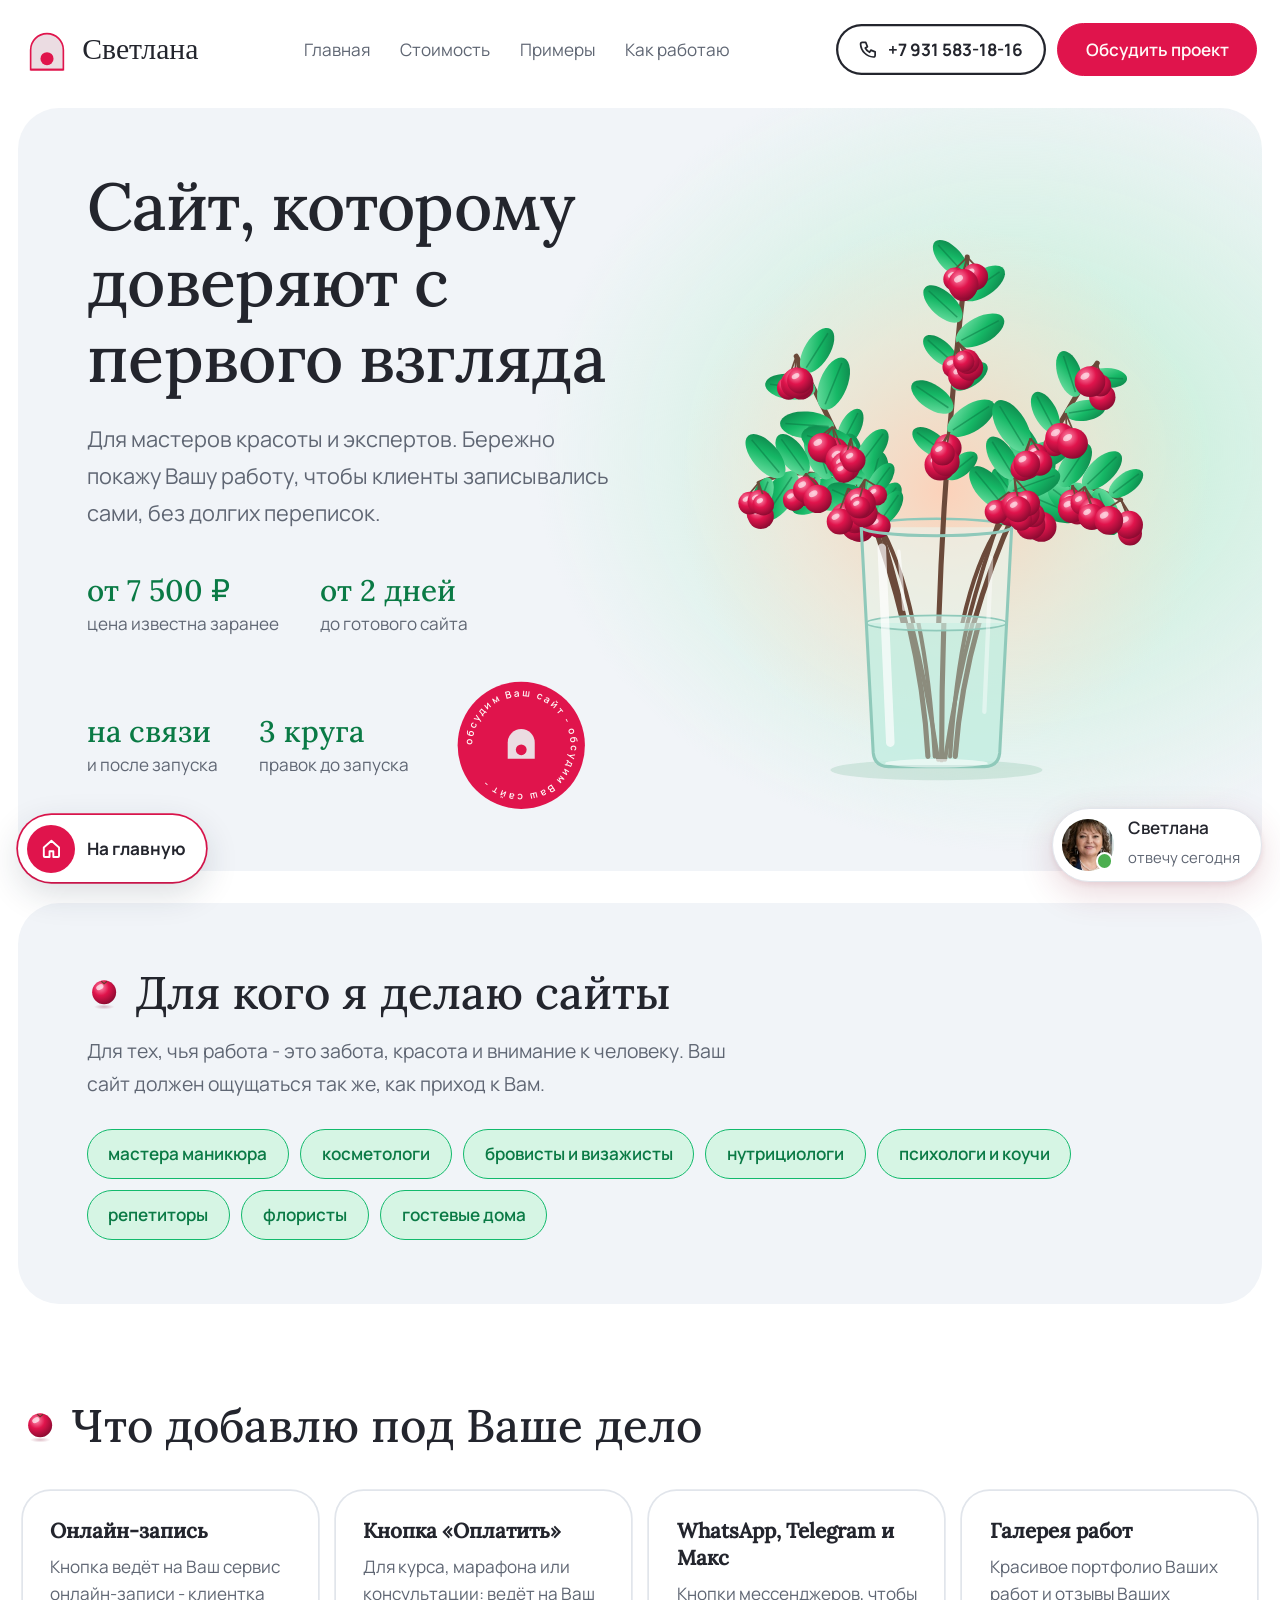
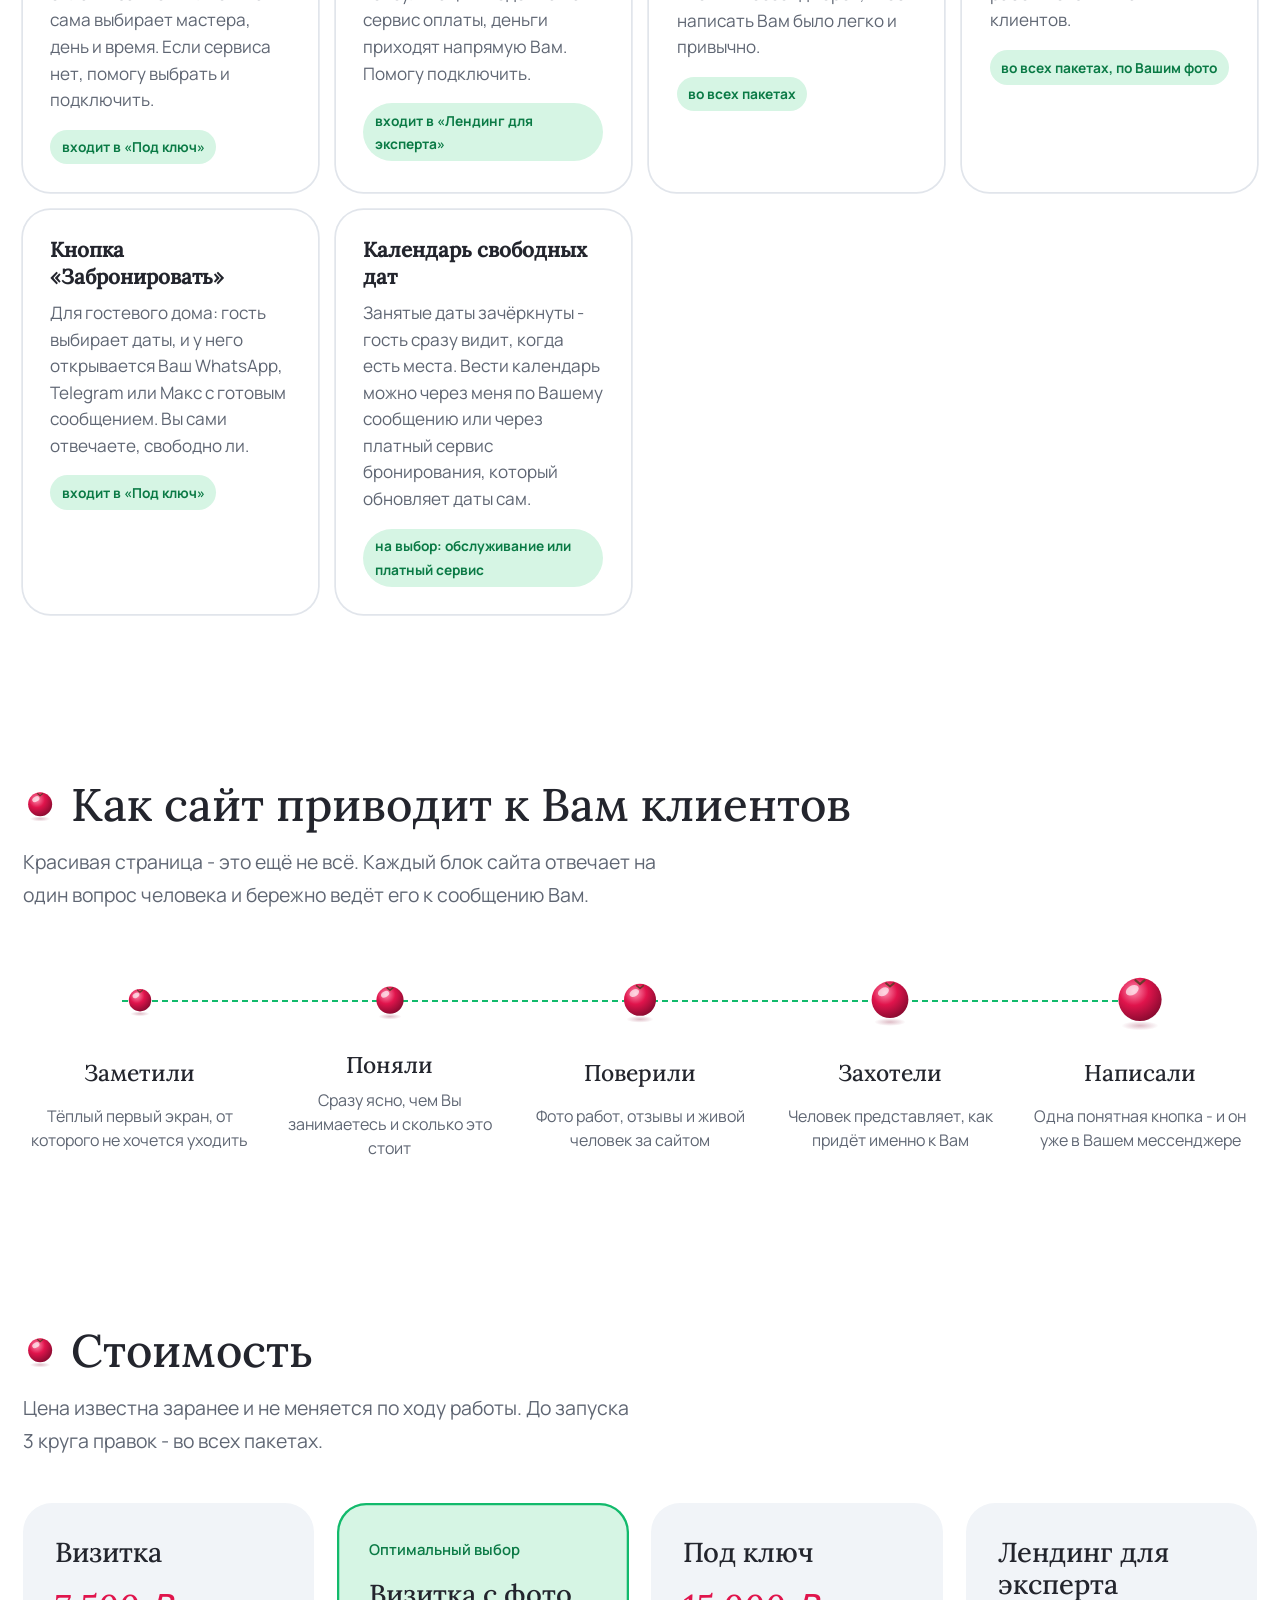
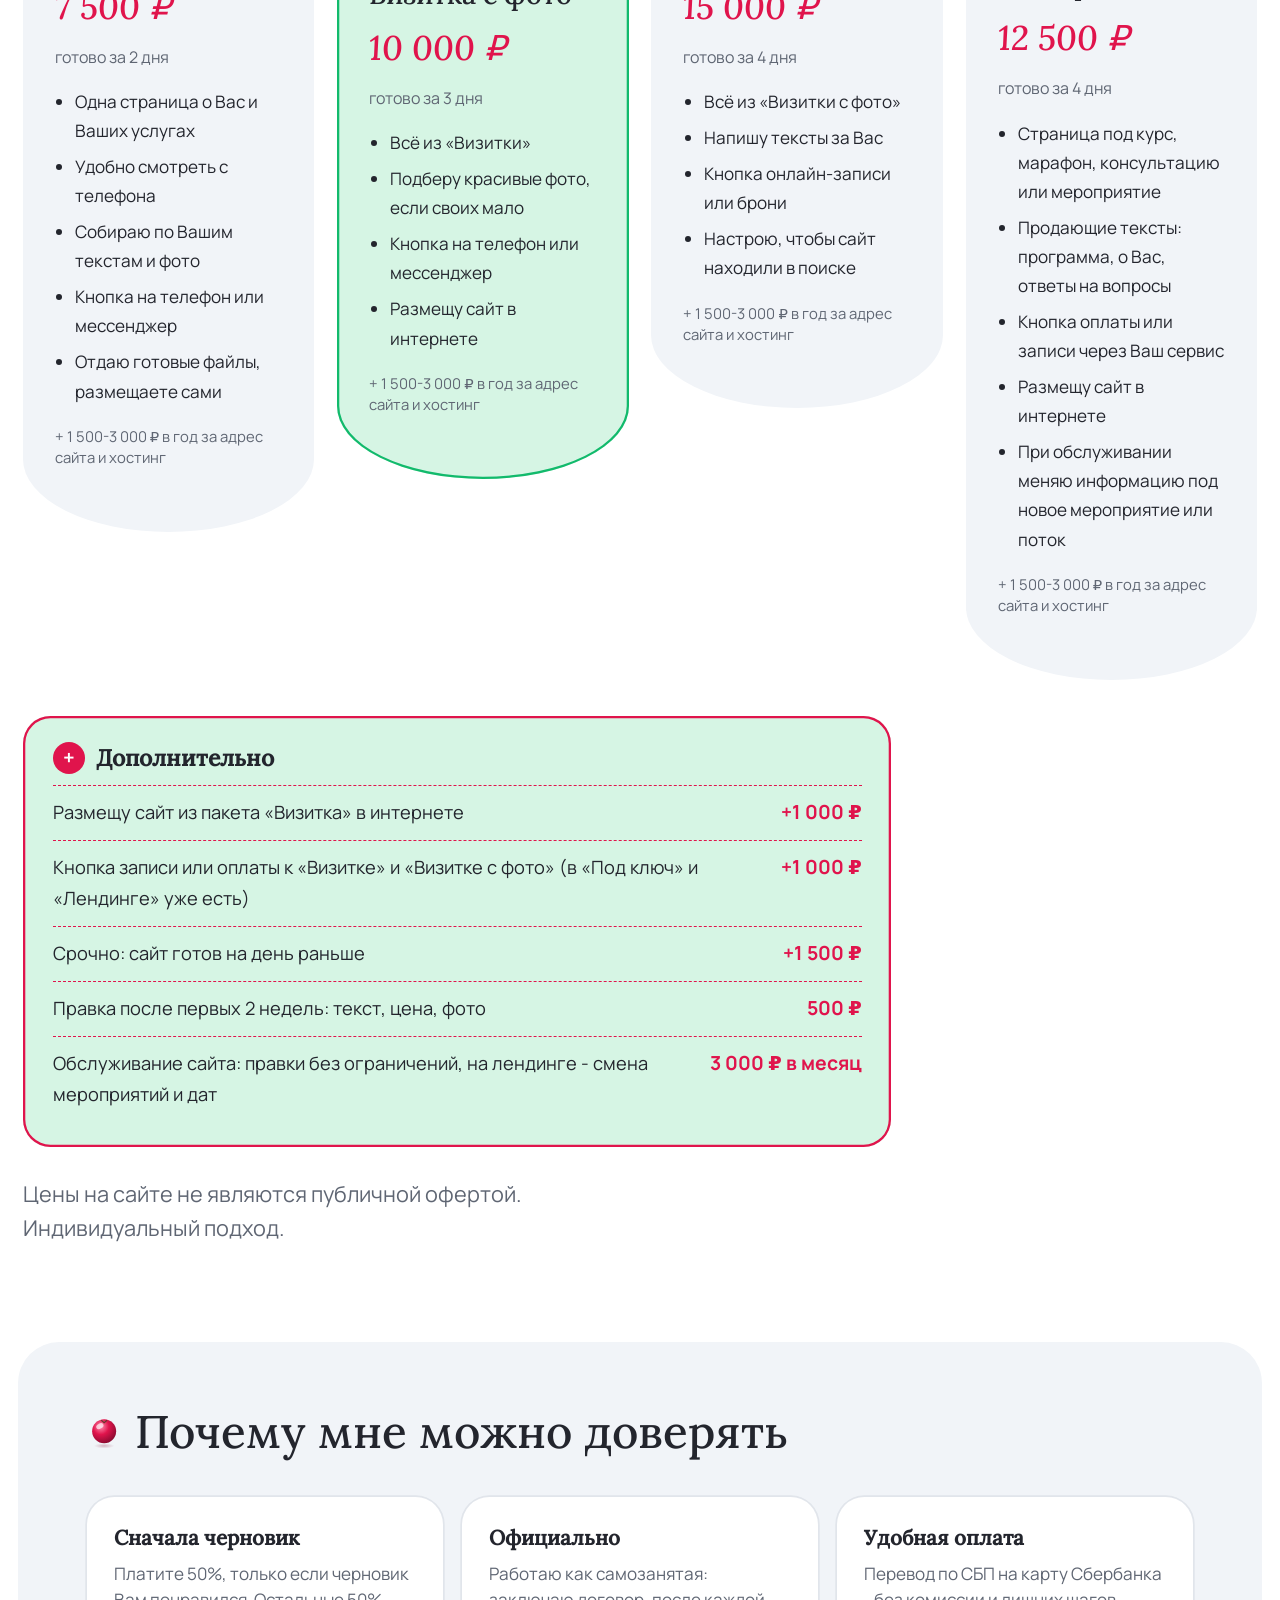
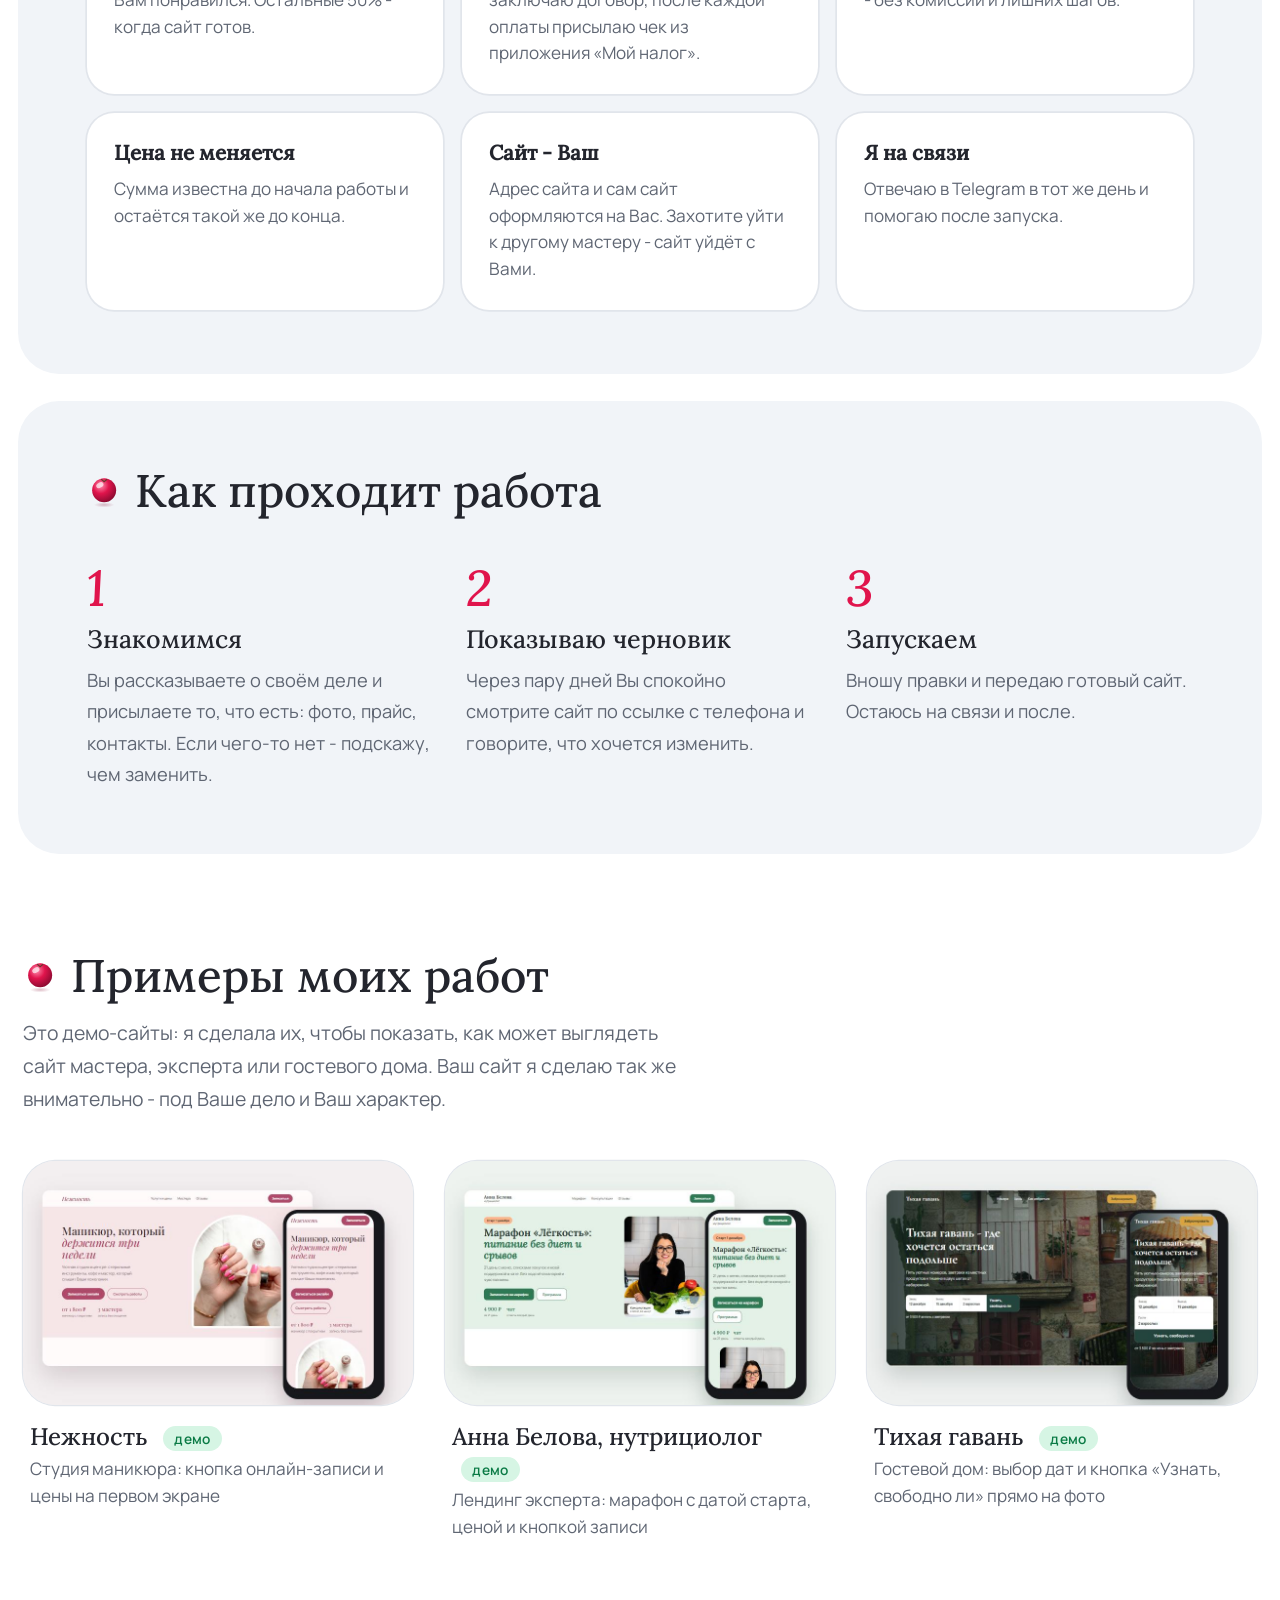
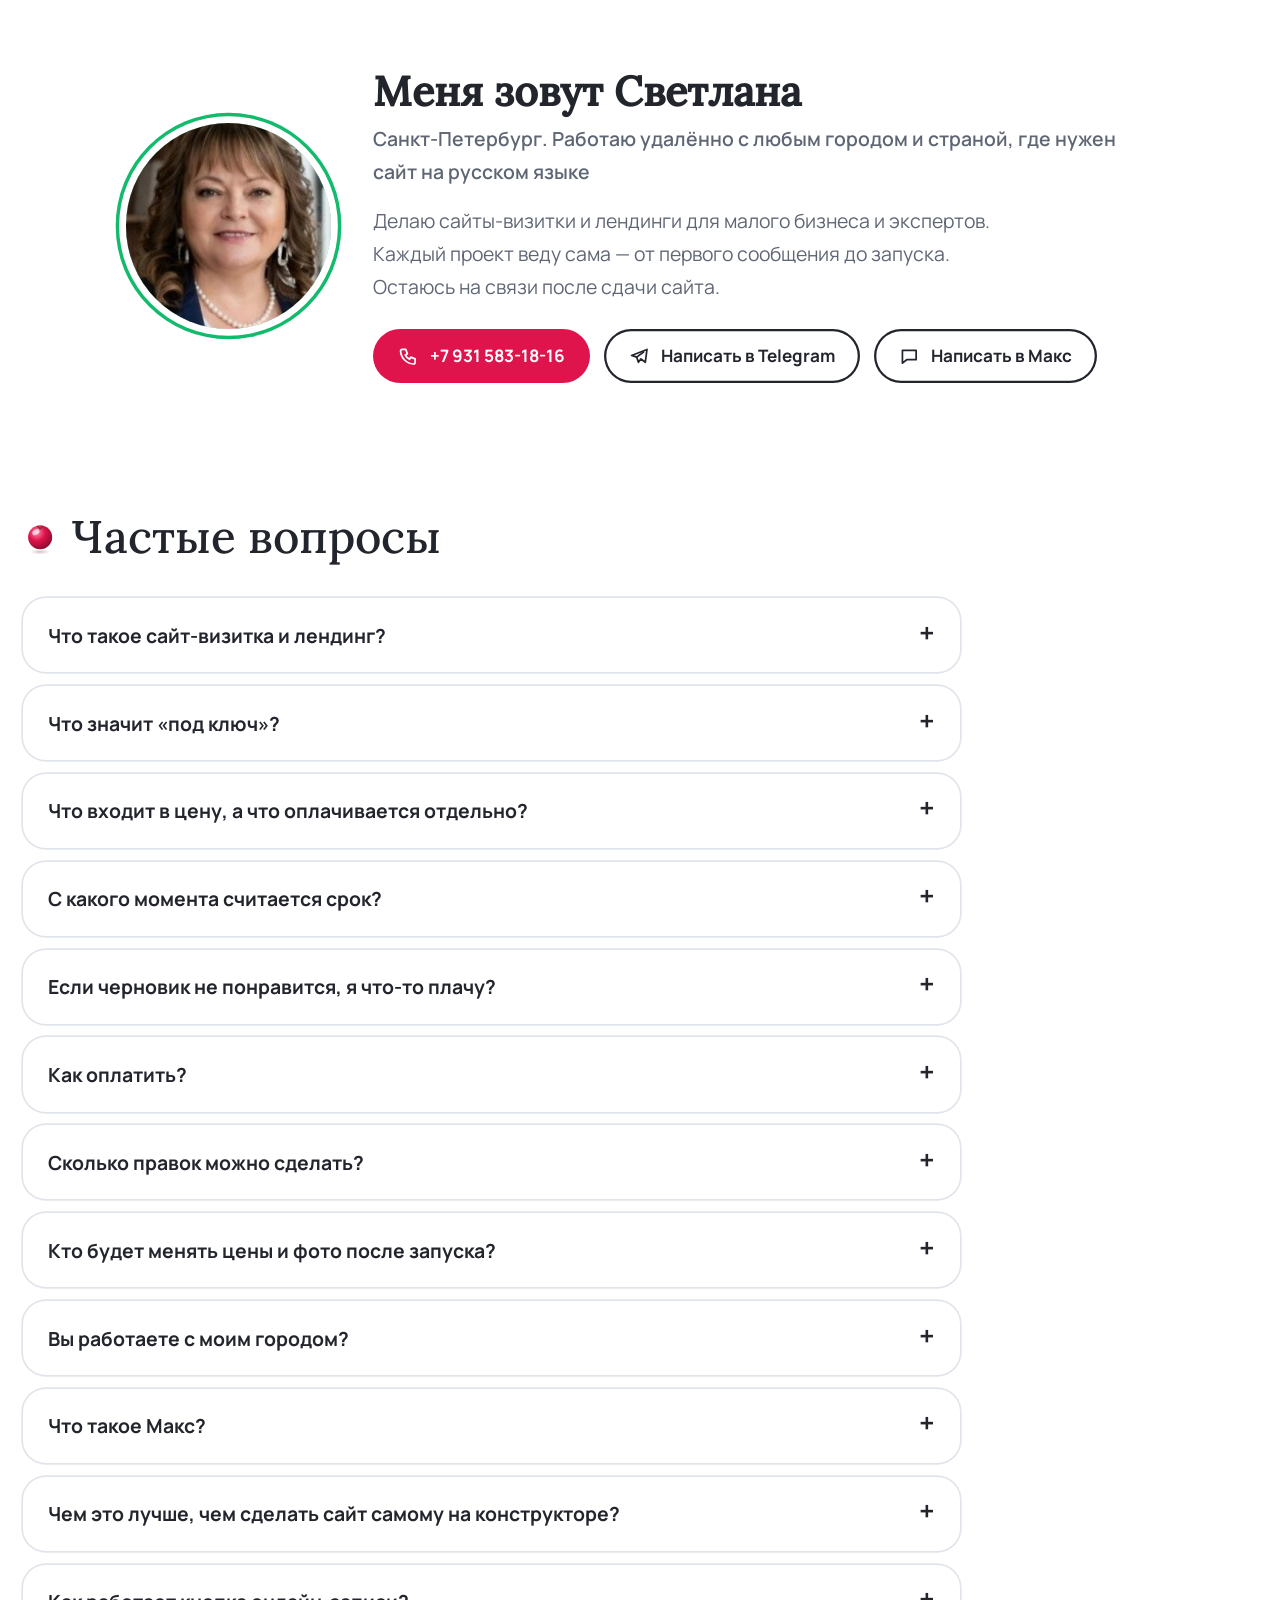
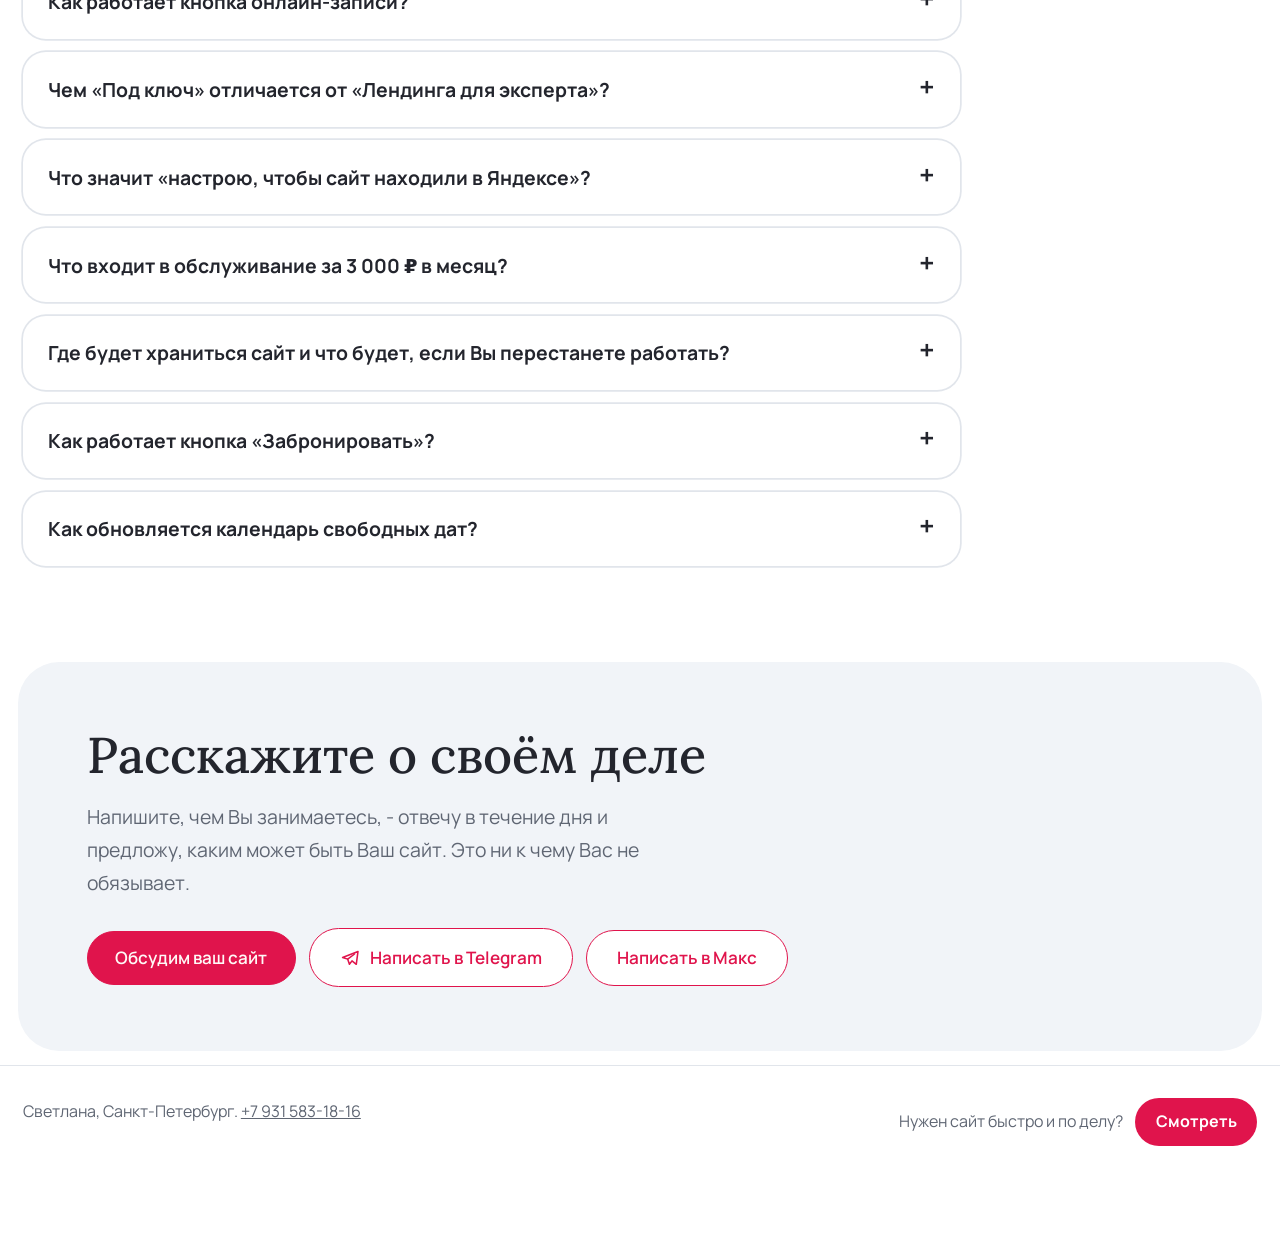
<file: brusnika.html>
<!doctype html>
<html lang="ru">
<meta charset="utf-8">
<meta name="viewport" content="width=device-width, initial-scale=1, viewport-fit=cover">
<title>Светлана - сайты для малого бизнеса и экспертов</title>
<meta name="claude:viewport-fit-sides" content="cover">
<link rel="stylesheet" href="fonts-brusnika.css">
<style>
/* Макет: страница для мастеров и экспертов - светлые панели, брусника с мятой, букет брусники в стакане на первом экране */
:root{
  --accent:#E0144C; --accent-dark:#B80E3D; --soft:#EBDCE2; --rose:#EBDCE2; --panel:#F1F4F8; --ink:#23252D; --muted:#5F6673; --bg:#FFFFFF; --line:#E1E5EB; --flower:#FF8FA3; --leaf:#6FAE5A; --lav:#B48CE8;
  --third:#12BA6C; --third-deep:#0A7A45; --tint:#D6F5E4; --glow:#BDEFD3;
  --f-head:"Lora", Georgia, serif; --f-text:"Manrope", "Segoe UI", system-ui, sans-serif; --f-name:"Yeseva One", Georgia, serif;
}

*{box-sizing:border-box}
body{margin:0;background:#E9E6E7;font:400 17px/1.7 var(--f-text);color:#2E2A2F}
h1,h2,h3{text-wrap:balance;margin:0;font-family:var(--f-head);font-weight:500;line-height:1.15}
p{margin:0}
a{color:inherit}
:focus-visible{outline:2px solid var(--accent);outline-offset:3px}


/* страница */
.site{background:var(--bg);color:var(--ink);transition:background .35s,color .35s}
.in{max-width:1120px;margin:0 auto;padding-left:max(20px, env(safe-area-inset-left, 0px));padding-right:max(20px, env(safe-area-inset-right, 0px))}
section{padding-block:72px}
.sec-title{font-size:clamp(28px,3.6vw,40px);margin-bottom:12px}
.sec-lead{color:var(--muted);max-width:56ch}
.soft{background:var(--soft)}

header.top{padding-block:20px}
.top .in{display:flex;align-items:center;justify-content:space-between;gap:16px;flex-wrap:wrap}
.logo{display:flex;align-items:center;gap:10px;text-decoration:none}
.logo span{font:400 26px var(--f-name);color:var(--ink)}
nav.menu{display:flex;gap:26px;font-size:15px;color:var(--muted);flex-wrap:wrap}
nav.menu a{text-decoration:none}
nav.menu a:hover{color:var(--accent)}

.btn{display:inline-flex;align-items:center;justify-content:center;gap:8px;font:600 15px/1 var(--f-text);padding:16px 26px;border-radius:999px;text-decoration:none;border:1px solid var(--accent);transition:background .2s,color .2s}
.btn.main{background:var(--accent);color:#FFF9F7}
.btn.main:hover{background:var(--accent-dark)}
.btn.ghost{background:transparent;color:var(--accent)}
.btn.ghost:hover{background:var(--soft)}
.btn svg{width:18px;height:18px}
.row{display:flex;gap:12px;flex-wrap:wrap;align-items:center}

/* первый экран */
.hero{padding-block:32px 80px;background:radial-gradient(ellipse 70% 80% at 85% 30%, var(--glow), transparent 70%)}
.soft{background:linear-gradient(180deg, var(--soft), color-mix(in srgb, var(--soft) 70%, var(--bg)))}
.hero .in{display:grid;grid-template-columns:1.05fr 1fr;gap:48px;align-items:center}
.hero h1{font-size:clamp(36px,5vw,58px);letter-spacing:-.01em}
.hero .lead{font-size:19px;color:var(--muted);max-width:44ch;margin:22px 0 30px}
.hero .facts{display:flex;gap:28px;margin-top:34px;flex-wrap:wrap;font-size:15px;color:var(--muted)}
.hero .facts b{display:block;font:500 26px var(--f-head);color:var(--ink)}

.arches{display:flex;gap:14px;align-items:flex-end;justify-content:center}
.arch{flex:1;max-width:170px;aspect-ratio:3/5;border-radius:999px 999px 14px 14px;background:var(--soft);padding:16px 12px 12px;display:flex;flex-direction:column;gap:7px;border:1px solid var(--line);overflow:hidden}
.arch:nth-child(2){aspect-ratio:3/5.8;background:var(--third)}
.arch .ph{background:var(--bg);border-radius:8px;flex:1;display:flex;flex-direction:column;gap:6px;padding:10px 8px;margin-top:24px}
.ph .img{height:38%;border-radius:6px;background:var(--flower);opacity:.75;position:relative}
.ph .img::after{content:"";position:absolute;width:30%;aspect-ratio:1;border-radius:50%;background:var(--leaf);right:12%;bottom:-12%}
.ph i{display:block;height:6px;border-radius:3px;background:var(--line)}
.ph i.s{width:60%}
.ph .b{margin-top:auto;height:16px;border-radius:999px;background:var(--accent)}
.arch-cap{font-size:13px;color:var(--muted);text-align:center;margin-top:10px}

.window{width:100%;max-width:440px;justify-self:center;display:block}

/* для кого */
.chips{display:flex;flex-wrap:wrap;gap:10px;margin-top:26px}
.chips span{border:1px solid var(--accent);color:var(--accent);border-radius:999px;padding:8px 18px;font-size:15px;background:var(--bg)}

/* пакеты */
.plans{display:grid;grid-template-columns:repeat(auto-fit,minmax(min(100%,280px),1fr));gap:20px;margin-top:40px;align-items:start}
.plan{background:var(--bg);border:1px solid var(--line);border-radius:6px 6px 140px 140px / 6px 6px 70px 70px;padding:30px 28px 56px;display:grid;gap:14px}
.plan.pick{border-color:var(--accent);box-shadow:0 0 0 1px var(--accent)}
.plan h3{font-size:24px}
.plan .price{font:italic 500 30px var(--f-head);color:var(--accent)}
.plan .when{font-size:14px;color:var(--muted)}
.plan ul{margin:0;padding-left:18px;display:grid;gap:6px;font-size:15px}
.plan .note{font-size:13px;color:var(--accent);font-weight:600}
.plans-foot{margin-top:24px;color:var(--muted);font-size:15px}

/* шаги */
.steps{display:grid;grid-template-columns:repeat(auto-fit,minmax(min(100%,250px),1fr));gap:28px;margin-top:40px;counter-reset:s}
.step{display:grid;gap:10px;align-content:start}
.step::before{counter-increment:s;content:counter(s);font:italic 500 44px/1 var(--f-head);color:var(--accent)}
.step h3{font-size:22px}
.step p{color:var(--muted);font-size:16px}

/* портфолио */
.works{display:grid;grid-template-columns:repeat(auto-fit,minmax(min(100%,220px),1fr));gap:24px;margin-top:40px}
.work{display:grid;gap:12px}
.frame{aspect-ratio:4/5;border-radius:999px 999px 10px 10px;background:var(--soft);border:1px solid var(--line);display:grid;place-items:center;text-align:center;padding:24px;color:var(--muted);font-size:14px;position:relative}
.frame::after{content:"";position:absolute;inset:10px;border-radius:999px 999px 6px 6px;border:1px solid var(--line)}
.work b{font:500 19px var(--f-head)}
.work span{color:var(--muted);font-size:14px}

/* отзыв */
.review{max-width:760px;margin:40px auto 0;text-align:center;display:grid;gap:16px;justify-items:center}
.review blockquote{margin:0;font:italic 400 clamp(22px,2.6vw,28px)/1.45 var(--f-head)}
.review span{color:var(--muted);font-size:15px}

/* финал */
.final .in{display:grid;grid-template-columns:auto 1fr;gap:48px;align-items:center}
.seal{width:200px;height:200px;display:block}
.seal .ring{transform-origin:100px 100px;animation:spin 22s linear infinite}
@keyframes spin{to{transform:rotate(360deg)}}
.final h2{font-size:clamp(30px,4vw,44px);margin-bottom:14px}
.final p{color:var(--muted);max-width:48ch;margin-bottom:26px}

footer{border-top:1px solid var(--line);padding-block:28px;font-size:14px;color:var(--muted)}
footer .in{display:flex;justify-content:space-between;gap:12px;flex-wrap:wrap}
footer .in a[href^="tel:"]{white-space:nowrap}
@media (max-width:600px){footer .in a[href^="tel:"]{display:block}}

/* изюминка: объёмная брусника */
.sprig{width:100%;max-width:460px;justify-self:center;display:block;overflow:visible}
.sprig .float{animation:float 6s ease-in-out infinite alternate;transform-origin:150px 200px}
@keyframes float{from{transform:translateY(0) rotate(0)}to{transform:translateY(-10px) rotate(-2deg)}}
.sec-title{display:flex;align-items:center;gap:12px}
.sec-title .bd{width:30px;height:30px;flex:none}

/* как сайт приводит клиента */
.path{display:grid;grid-template-columns:repeat(5,minmax(0,1fr));gap:14px;margin-top:44px;position:relative}
.path::before{content:"";position:absolute;left:8%;right:8%;top:34px;border-top:2px dashed var(--line)}
.path div{display:grid;justify-items:center;text-align:center;gap:8px;position:relative}
.path svg{display:block}
.path b{font:500 20px var(--f-head)}
.path span{color:var(--muted);font-size:14px;line-height:1.5;max-width:22ch}

/* живая плашка */
.chat{position:fixed;z-index:15;right:max(16px, calc(env(safe-area-inset-right, 0px) + 16px));bottom:max(16px, calc(env(safe-area-inset-bottom, 0px) + 16px));
  display:flex;align-items:center;gap:12px;background:#FFFFFF;color:var(--ink);text-decoration:none;border-radius:999px;padding:8px 18px 8px 8px;
  box-shadow:0 10px 30px rgba(140,40,60,.18),0 2px 6px rgba(140,40,60,.10);border:1px solid var(--line)}
.chat .av{width:46px;height:46px;border-radius:50%;background:var(--soft);display:grid;place-items:center;position:relative}
.chat .av::after{content:"";position:absolute;right:1px;bottom:1px;width:12px;height:12px;border-radius:50%;background:#4CAF50;border:2px solid #fff}
.chat b{display:block;font:600 15px/1.2 var(--f-text)}
.chat small{color:var(--muted);font-size:13px}
.chat:hover{border-color:var(--accent)}

.mark{background:#FFF3C4;color:#5A4500;font-size:12px;padding:2px 8px;border-radius:6px;font-weight:600}

/* простое оформление в духе Альтеры: белый фон, холодно-серые панели с большими скруглениями, один сочный цвет */
.site{background:var(--bg)}
.hero{padding:8px max(16px, env(safe-area-inset-right, 0px)) 16px max(16px, env(safe-area-inset-left, 0px));background:none}
.hero .in{background:radial-gradient(ellipse 55% 75% at 80% 45%, var(--glow), transparent 70%), var(--panel);border-radius:36px;padding:52px clamp(20px,5vw,60px)}
.soft{background:none;padding:12px max(16px, env(safe-area-inset-right, 0px)) 12px max(16px, env(safe-area-inset-left, 0px))}
.soft > .in{background:var(--panel);border-radius:36px;padding:56px clamp(20px,5vw,60px)}
.soft.rose > .in{background:var(--rose)}
.chips span{border-color:var(--third);color:var(--third-deep);background:var(--tint);font-weight:600}
.plan{background:var(--panel);border:0;border-radius:28px 28px 140px 140px / 28px 28px 70px 70px}
.plan.pick{background:var(--tint);box-shadow:inset 0 0 0 2px var(--third)}
.plan .note{color:var(--third-deep)}
.path::before{border-color:var(--third)}
.frame{background:var(--tint);border-color:var(--third)}
.frame::after{border-color:var(--third)}
.chat .av{background:var(--tint)}
.btn.ghost{background:#FFFFFF}
.btn.ghost:hover{background:var(--tint)}
.hero .facts b{color:var(--third-deep)}
.hero .facts{gap:36px}
.hero .lead{margin-bottom:8px}
.works-link{display:inline-block;margin-top:26px;font-size:15px;font-weight:600;color:var(--muted);text-underline-offset:5px;text-decoration-color:var(--third)}
.works-link:hover{color:var(--accent)}

/* шапка как у Альтеры: имя слева, кнопка справа */
.top-actions{display:flex;align-items:center;gap:10px}
.icon-btn{width:50px;height:50px;border-radius:50%;background:var(--panel);display:grid;place-items:center;color:var(--ink)}
.icon-btn:hover{background:var(--tint)}
.icon-btn svg{width:22px;height:22px}
.top-btn{padding:15px 24px}

/* букет и печать на первом экране */
.visual{position:relative;justify-self:center;width:100%;max-width:460px}
.sprig .sway{transform-box:view-box;animation:sway 2.8s ease-in-out infinite alternate;cursor:pointer}
@keyframes sway{from{transform:rotate(-16deg)}to{transform:rotate(16deg)}}
.visual:hover .sway,.visual:active .sway{animation:shake .7s ease-in-out infinite alternate}
@keyframes shake{from{transform:rotate(-26deg)}to{transform:rotate(26deg)}}
@media (prefers-reduced-motion:reduce){.sprig .sway{animation:none}}
.hero .facts{align-items:center}
.seal-link{border-radius:50%;display:block;flex:none;margin-left:4px;transition:transform .2s}
.seal-link:hover{transform:scale(1.05)}
.seal-link .seal{width:116px;height:116px}
.final .in{grid-template-columns:1fr}
/* мои работы: настоящие скриншоты */
.works{grid-template-columns:repeat(auto-fit,minmax(min(100%,300px),1fr));gap:28px}
.work{margin:0;display:grid;gap:14px;align-content:start}
.shot{border-radius:28px;overflow:hidden;background:var(--panel);box-shadow:0 0 0 1px var(--line)}
.shot img{display:block;width:100%;height:auto;aspect-ratio:16/10;object-fit:cover;transition:transform .5s ease}
.work:hover .shot img{transform:scale(1.04)}
.work figcaption{display:grid;gap:4px;padding-inline:6px}
.work figcaption b{font:500 21px var(--f-head)}
.work figcaption span{color:var(--muted);font-size:15px;line-height:1.55}
.work figcaption b .demo{display:inline-block;vertical-align:middle;margin-left:8px;font:600 12px/1 var(--f-text);color:var(--third-deep);background:var(--tint);padding:5px 10px;border-radius:999px;letter-spacing:.02em}
@media (prefers-reduced-motion:reduce){.shot img{transition:none}}
@media (max-width:480px){.top-btn{padding:12px 16px;font-size:14px}.icon-btn{width:44px;height:44px}.seal-link .seal{width:104px;height:104px}}
@media (max-width:820px){
  .hero .in,.final .in{grid-template-columns:1fr}
  .seal{width:160px;height:160px}
  nav.menu{display:none}
  section{padding-block:56px}
  .path{grid-template-columns:1fr;gap:22px}
  .path::before{left:34px;right:auto;top:20px;bottom:20px;border-top:0;border-left:2px dashed var(--line)}
  .path div{grid-template-columns:70px 1fr;justify-items:start;text-align:left;column-gap:14px}
  .path div svg{grid-row:span 2}
  .chat{padding-right:8px}
  .chat .txt{display:none}
}
@media (prefers-reduced-motion:reduce){.seal .ring,.sprig .float{animation:none}.site,.btn{transition:none}}
.cross{font-weight:700;color:inherit;text-decoration-thickness:2px;text-underline-offset:4px}
footer{padding-bottom:96px}
/* блоки после прожарки: что умею, доверие, частые вопросы */
.cards4{display:grid;grid-template-columns:repeat(auto-fit,minmax(min(100%,240px),1fr));gap:16px;margin-top:34px}
.card4{background:#FFFFFF;border-radius:24px;padding:24px;display:grid;gap:8px;align-content:start;box-shadow:0 0 0 1.5px var(--line, #E1E5EB)}
.card4 b{font:700 18px/1.3 var(--f-head)}
.card4 span{color:var(--muted);font-size:15px;line-height:1.55}
.faq{margin-top:30px;display:grid;gap:12px;max-width:820px}
.faq details{background:#FFFFFF;border-radius:20px;padding:18px 22px;box-shadow:0 0 0 1.5px var(--line, #E1E5EB)}
.faq summary{cursor:pointer;font-weight:700;font-size:17px;list-style:none;display:flex;justify-content:space-between;gap:16px}
.faq summary::-webkit-details-marker{display:none}
.faq summary::after{content:"+";font-size:24px;line-height:1;transition:transform .2s}
.faq details[open] summary::after{transform:rotate(45deg)}
.faq p{margin-top:10px;color:var(--muted);font-size:16px;line-height:1.6}
.legal{margin:26px 0 0;font-size:clamp(16px,1.5vw,19px);line-height:1.6;color:var(--muted)}
/* обо мне и телефон */
.me-sec{padding-block:40px}
.me{display:grid;grid-template-columns:auto 1fr;gap:36px;align-items:center;max-width:900px;margin:0 auto}
.me img{width:180px;height:180px;border-radius:50%;object-fit:cover;display:block;box-shadow:0 0 0 6px #FFFFFF,0 0 0 9px var(--me-ring, #12BA6C)}
.me h2{font:700 clamp(26px,3vw,36px)/1.15 var(--f-head);margin:0}
.me .city{margin-top:6px;font-weight:600;color:var(--muted)}
.me .txt{margin-top:14px;max-width:52ch;color:var(--muted)}
.me-actions{display:flex;flex-wrap:wrap;gap:12px;margin-top:22px}
.call-btn,.tg-btn{display:inline-flex;align-items:center;gap:10px;font:700 15px/1 var(--f-text);padding:15px 22px;border-radius:999px;text-decoration:none}
.call-btn{background:var(--me-call, var(--accent));color:#FFFFFF}
.tg-btn{background:#FFFFFF;color:inherit;box-shadow:inset 0 0 0 2px currentColor}
.call-btn svg,.tg-btn svg{width:18px;height:18px}
.chat .av img{width:100%;height:100%;border-radius:50%;object-fit:cover}
@media (max-width:640px){.me{grid-template-columns:1fr;justify-items:center;text-align:center}.me-actions{justify-content:center}.me img{width:150px;height:150px}}
.plans{grid-template-columns:repeat(auto-fit,minmax(min(100%,235px),1fr))}
.nw{white-space:nowrap}
.plans-foot + .plans-foot{margin-top:6px}
.extras{--ex-bg:var(--tint);--ex-line:var(--accent);--ex-price:var(--accent);margin-top:32px;max-width:760px;border-radius:24px;padding:22px 26px;background:var(--ex-bg);box-shadow:inset 0 0 0 2px var(--ex-line)}
.extras-t{font:700 20px/1.2 var(--f-head);margin:0 0 10px;display:flex;align-items:center;gap:10px}
.extras-t::before{content:"+";display:grid;place-items:center;width:28px;height:28px;border-radius:50%;background:var(--ex-line);color:#FFFFFF;font:700 18px/1 var(--f-text)}
.ex{display:flex;justify-content:space-between;align-items:baseline;gap:18px;padding:10px 0;border-top:1px dashed var(--ex-line)}
.ex span{color:var(--ink);font-size:16px}
.ex b{font:700 17px var(--f-text);color:var(--ex-price);text-align:right}
@media (max-width:560px){.ex{flex-direction:column;gap:2px}.ex b{text-align:left}}
/* переход на соседнюю страницу и кнопка «На главную» */
.cross-btn,.home-btn{--home-bg:var(--accent);--home-fg:#FFFFFF}
.cross-btn{display:inline-flex;align-items:center;margin-left:8px;padding:9px 18px;border-radius:999px;background:var(--home-bg);color:var(--home-fg);font-weight:700;text-decoration:none}
.cross-btn:hover{filter:brightness(1.08)}
.home-btn{position:fixed;z-index:15;left:max(16px, calc(env(safe-area-inset-left, 0px) + 16px));bottom:max(16px, calc(env(safe-area-inset-bottom, 0px) + 16px));
  display:flex;align-items:center;gap:10px;background:#FFFFFF;color:var(--ink);text-decoration:none;border-radius:999px;padding:8px 18px 8px 8px;font-weight:700;font-size:15px;
  box-shadow:0 10px 30px rgba(27,42,65,.16),0 0 0 1.5px var(--home-bg)}
.home-btn i{width:42px;height:42px;border-radius:50%;background:var(--home-bg);display:grid;place-items:center}
.home-btn svg{width:20px;height:20px;color:var(--home-fg)}
@media (max-width:820px){.home-btn{padding-right:8px}.home-btn span{display:none}}
.phone-top{display:inline-flex;align-items:center;gap:8px;font-weight:700;font-size:15px;line-height:1;text-decoration:none;white-space:nowrap;color:inherit;padding:13px 20px;border-radius:999px;box-shadow:inset 0 0 0 2px currentColor;background:#FFFFFF}
.phone-top svg{width:18px;height:18px;flex:none}
.phone-top:hover{background:#F1F4F8}
@media (max-width:700px){.phone-top span{display:none}.phone-top{padding:12px}}
@media (max-width:480px){header .in{flex-wrap:nowrap;gap:10px}.logo span{font-size:21px}.logo svg{width:34px;height:34px}.top-actions{gap:8px}.top-actions .top-btn{padding:11px 13px;font-size:13px}.phone-top{padding:11px}}
.card4 .inc{--inc-bg:var(--tint);--inc-fg:var(--third-deep);justify-self:start;margin-top:6px;font-style:normal;font-size:12px;font-weight:700;padding:5px 10px;border-radius:999px;background:var(--inc-bg);color:var(--inc-fg)}
.plan .host{margin:4px 0 0;font-size:13px;line-height:1.4;color:var(--muted)}

.page-scale{width:100%;max-width:1120px;margin:0 auto}
html,body{overflow-x:hidden}
</style>


<svg width="0" height="0" style="position:absolute" aria-hidden="true">
  <defs>
    <radialGradient id="gBerry" cx="36%" cy="30%" r="75%"><stop offset="0" stop-color="#FF8DAE"/><stop offset=".45" stop-color="#E0144C"/><stop offset="1" stop-color="#860A2F"/></radialGradient>
    <radialGradient id="gBerryB" cx="36%" cy="30%" r="75%"><stop offset="0" stop-color="#FFB3C2"/><stop offset=".5" stop-color="#E8607F"/><stop offset="1" stop-color="#A3304F"/></radialGradient>
    <linearGradient id="gLeaf" x1="0" y1="0" x2="1" y2="1"><stop offset="0" stop-color="#7EE6AE"/><stop offset=".55" stop-color="#16B866"/><stop offset="1" stop-color="#0B7A45"/></linearGradient>
    <radialGradient id="gGlow" cx="50%" cy="50%" r="50%"><stop offset="0" stop-color="#FFD0B8" stop-opacity=".95"/><stop offset=".6" stop-color="#FFE1D2" stop-opacity=".5"/><stop offset="1" stop-color="#FFE1D2" stop-opacity="0"/></radialGradient>
    <radialGradient id="gShadow" cx="50%" cy="50%" r="50%"><stop offset="0" stop-color="#8A1236" stop-opacity=".28"/><stop offset="1" stop-color="#8A1236" stop-opacity="0"/></radialGradient>
  </defs>
  <symbol id="berry3d" viewBox="0 0 40 40"><ellipse cx="20" cy="36" rx="12" ry="3" fill="url(#gShadow)"/><circle cx="20" cy="19" r="14" fill="url(#gBerry)"/><ellipse cx="15" cy="13" rx="4.5" ry="3" fill="#FFFFFF" opacity=".65" transform="rotate(-30 15 13)"/><path d="M17 6.5l3 2.5 3-2.5" fill="none" stroke="#6B3A2E" stroke-width="1.4" stroke-linecap="round"/></symbol>
  <symbol id="arch" viewBox="0 0 44 44"><path d="M7 40V22a15 15 0 0 1 30 0v18z" fill="var(--soft)" stroke="var(--accent)" stroke-width="1.5"/><circle cx="22" cy="30" r="6" fill="var(--accent)"/><path d="M7 40h30" stroke="var(--accent)" stroke-width="1.5"/></symbol>
  <symbol id="tg" viewBox="0 0 24 24"><path d="M21 4 3 11l6 2 2 6 3-4 5 4z" fill="none" stroke="currentColor" stroke-width="1.8" stroke-linejoin="round"/><path d="m9 13 8-6" stroke="currentColor" stroke-width="1.8" stroke-linecap="round"/></symbol>
  <symbol id="chat" viewBox="0 0 24 24"><path d="M4 19l1.3-3.9A8 8 0 1 1 8.6 18z" fill="none" stroke="currentColor" stroke-width="1.8" stroke-linejoin="round"/></symbol>
</svg>
<body>
<div class="page-scale">
<main class="site" id="site" data-v="a">

  <header class="top">
    <div class="in">
      <a class="logo" href="index.html"><svg width="42" height="42" aria-hidden="true"><use href="#arch"/></svg><span>Светлана</span></a>
      <nav class="menu" aria-label="Разделы">
        <a href="index.html">Главная</a><a href="#plans">Стоимость</a><a href="#works">Примеры</a><a href="#steps">Как работаю</a>
      </nav>
      <div class="top-actions">
        <a class="phone-top" href="tel:+79315831816" aria-label="Позвонить: +7 931 583-18-16"><svg viewBox="0 0 24 24" aria-hidden="true"><path d="M5 4h4l2 5-2.5 1.5a11 11 0 0 0 5 5L15 13l5 2v4a2 2 0 0 1-2 2A16 16 0 0 1 3 6a2 2 0 0 1 2-2" fill="none" stroke="currentColor" stroke-width="2" stroke-linejoin="round"/></svg><span>+7 931 583-18-16</span></a>
        <a class="btn main top-btn" href="https://t.me/Website_bystro" target="_blank" rel="noopener">Обсудить проект</a>
      </div>
    </div>
  </header>

  <section class="hero">
    <div class="in">
      <div>
        <h1>Сайт, которому доверяют с первого взгляда</h1>
        <p class="lead">Для мастеров красоты и экспертов. Бережно покажу Вашу работу, чтобы клиенты записывались сами, без долгих переписок.</p>
        <div class="facts">
          <div><b>от 7&nbsp;500&nbsp;₽</b>цена известна заранее</div>
          <div><b>от 2 дней</b>до готового сайта</div>
          <div><b>на связи</b>и после запуска</div>
          <div><b>3&nbsp;круга</b>правок до запуска</div>
      <a class="seal-link" href="https://t.me/Website_bystro" target="_blank" rel="noopener" aria-label="Обсудить Ваш сайт в Telegram">
      <svg class="seal" viewBox="0 0 200 200" aria-hidden="true">
        <defs><path id="circ" d="M100 100m-74 0a74 74 0 1 1 148 0a74 74 0 1 1-148 0"/></defs>
        <circle cx="100" cy="100" r="96" fill="var(--accent)"/>
        <g class="ring"><text font-family="Manrope, sans-serif" font-size="15" font-weight="600" letter-spacing="3.2" fill="#FFF9F7"><textPath href="#circ">обсудим Ваш сайт - обсудим Ваш сайт -</textPath></text></g>
        <g transform="translate(70 66) scale(1.36)"><path d="M7 40V22a15 15 0 0 1 30 0v18z" fill="var(--soft)"/><circle cx="22" cy="30" r="6" fill="var(--accent)"/></g>
      </svg>
      </a>
        </div>
      </div>

      <div class="visual">
      <svg class="sprig" viewBox="0 0 300 340" role="img" aria-label="Пышный букетик брусники в стакане с водой">
        <defs><clipPath id="cAbove"><rect x="0" y="0" width="300" height="248"/></clipPath><clipPath id="cBelow"><path d="M109 248L113 324Q114 331 122 331H178Q186 331 187 324L191 248Z"/></clipPath></defs>
        <circle cx="155" cy="170" r="155" fill="url(#gGlow)"/>
        <ellipse cx="150" cy="334" rx="62" ry="6" fill="#0B7A45" opacity=".12"/>
        <path d="M106 192L113 324Q114 332 122 332H178Q186 332 187 324L194 192Z" fill="#EAF8F3" fill-opacity=".55"/>
        <path d="M106 192A44 5 0 0 1 194 192" fill="none" stroke="#8FC9BA" stroke-width="1.4"/>
        <path d="M109 248L113 324Q114 331 122 331H178Q186 331 187 324L191 248Z" fill="#BFEBDD" fill-opacity=".45"/>
        <g clip-path="url(#cAbove)"><path d="M142 326Q136 214 68 92" fill="none" stroke="#6B4A3A" stroke-width="3" stroke-linecap="round"/><path d="M150 328Q150 180 168 34" fill="none" stroke="#6B4A3A" stroke-width="3" stroke-linecap="round"/><path d="M158 326Q166 214 244 96" fill="none" stroke="#6B4A3A" stroke-width="3" stroke-linecap="round"/><path d="M146 326Q134 130 46 166" fill="none" stroke="#6B4A3A" stroke-width="2.4" stroke-linecap="round"/><path d="M155 326Q168 130 258 176" fill="none" stroke="#6B4A3A" stroke-width="2.4" stroke-linecap="round"/><path d="M152 328Q166 232 205 140" fill="none" stroke="#6B4A3A" stroke-width="2.4" stroke-linecap="round"/><path d="M148 328Q134 236 100 140" fill="none" stroke="#6B4A3A" stroke-width="2.4" stroke-linecap="round"/></g>
        <g clip-path="url(#cBelow)"><g transform="translate(3 0)" opacity=".75"><path d="M142 326Q136 214 68 92" fill="none" stroke="#6B4A3A" stroke-width="3" stroke-linecap="round"/><path d="M150 328Q150 180 168 34" fill="none" stroke="#6B4A3A" stroke-width="3" stroke-linecap="round"/><path d="M158 326Q166 214 244 96" fill="none" stroke="#6B4A3A" stroke-width="3" stroke-linecap="round"/><path d="M146 326Q134 130 46 166" fill="none" stroke="#6B4A3A" stroke-width="2.4" stroke-linecap="round"/><path d="M155 326Q168 130 258 176" fill="none" stroke="#6B4A3A" stroke-width="2.4" stroke-linecap="round"/><path d="M152 328Q166 232 205 140" fill="none" stroke="#6B4A3A" stroke-width="2.4" stroke-linecap="round"/><path d="M148 328Q134 236 100 140" fill="none" stroke="#6B4A3A" stroke-width="2.4" stroke-linecap="round"/></g></g>
        <g transform="translate(119.9 177.0) rotate(-51.2)"><ellipse rx="13.3" ry="6.6" fill="url(#gLeaf)"/><path d="M-10.6 0H10.6" stroke="#0B7A45" stroke-width=".9" opacity=".55"/></g><g transform="translate(97.8 172.7) rotate(-161.4)"><ellipse rx="11.3" ry="5.7" fill="url(#gLeaf)"/><path d="M-9.1 0H9.1" stroke="#0B7A45" stroke-width=".9" opacity=".55"/></g><g transform="translate(109.2 154.1) rotate(-64.3)"><ellipse rx="13.3" ry="6.7" fill="url(#gLeaf)"/><path d="M-10.7 0H10.7" stroke="#0B7A45" stroke-width=".9" opacity=".55"/></g><g transform="translate(88.4 151.5) rotate(-163.2)"><ellipse rx="11.8" ry="5.9" fill="url(#gLeaf)"/><path d="M-9.4 0H9.4" stroke="#0B7A45" stroke-width=".9" opacity=".55"/></g><g transform="translate(99.6 133.8) rotate(-62.8)"><ellipse rx="12.1" ry="6.1" fill="url(#gLeaf)"/><path d="M-9.7 0H9.7" stroke="#0B7A45" stroke-width=".9" opacity=".55"/></g><g transform="translate(74.3 132.2) rotate(-176.1)"><ellipse rx="15.8" ry="7.9" fill="url(#gLeaf)"/><path d="M-12.7 0H12.7" stroke="#0B7A45" stroke-width=".9" opacity=".55"/></g><g transform="translate(89.8 108.0) rotate(-68.0)"><ellipse rx="16.2" ry="8.1" fill="url(#gLeaf)"/><path d="M-13.0 0H13.0" stroke="#0B7A45" stroke-width=".9" opacity=".55"/></g><g transform="translate(64.5 109.8) rotate(-173.2)"><ellipse rx="14.8" ry="7.4" fill="url(#gLeaf)"/><path d="M-11.9 0H11.9" stroke="#0B7A45" stroke-width=".9" opacity=".55"/></g><g transform="translate(80.2 88.6) rotate(-57.9)"><ellipse rx="14.8" ry="7.4" fill="url(#gLeaf)"/><path d="M-11.9 0H11.9" stroke="#0B7A45" stroke-width=".9" opacity=".55"/></g><g transform="translate(164.3 156.1) rotate(-38.0)"><ellipse rx="11.5" ry="5.8" fill="url(#gLeaf)"/><path d="M-9.2 0H9.2" stroke="#0B7A45" stroke-width=".9" opacity=".55"/></g><g transform="translate(146.8 142.5) rotate(-143.9)"><ellipse rx="12.7" ry="6.4" fill="url(#gLeaf)"/><path d="M-10.2 0H10.2" stroke="#0B7A45" stroke-width=".9" opacity=".55"/></g><g transform="translate(170.2 128.2) rotate(-33.2)"><ellipse rx="15.9" ry="7.9" fill="url(#gLeaf)"/><path d="M-12.7 0H12.7" stroke="#0B7A45" stroke-width=".9" opacity=".55"/></g><g transform="translate(147.6 115.8) rotate(-146.1)"><ellipse rx="14.1" ry="7.1" fill="url(#gLeaf)"/><path d="M-11.3 0H11.3" stroke="#0B7A45" stroke-width=".9" opacity=".55"/></g><g transform="translate(169.4 103.7) rotate(-33.9)"><ellipse rx="12.1" ry="6.0" fill="url(#gLeaf)"/><path d="M-9.7 0H9.7" stroke="#0B7A45" stroke-width=".9" opacity=".55"/></g><g transform="translate(152.3 89.0) rotate(-138.3)"><ellipse rx="12.4" ry="6.2" fill="url(#gLeaf)"/><path d="M-9.9 0H9.9" stroke="#0B7A45" stroke-width=".9" opacity=".55"/></g><g transform="translate(175.5 76.9) rotate(-27.7)"><ellipse rx="15.5" ry="7.8" fill="url(#gLeaf)"/><path d="M-12.4 0H12.4" stroke="#0B7A45" stroke-width=".9" opacity=".55"/></g><g transform="translate(153.8 61.4) rotate(-137.3)"><ellipse rx="14.2" ry="7.1" fill="url(#gLeaf)"/><path d="M-11.4 0H11.4" stroke="#0B7A45" stroke-width=".9" opacity=".55"/></g><g transform="translate(177.0 49.4) rotate(-34.2)"><ellipse rx="15.0" ry="7.5" fill="url(#gLeaf)"/><path d="M-12.0 0H12.0" stroke="#0B7A45" stroke-width=".9" opacity=".55"/></g><g transform="translate(158.2 34.8) rotate(-132.3)"><ellipse rx="13.4" ry="6.7" fill="url(#gLeaf)"/><path d="M-10.7 0H10.7" stroke="#0B7A45" stroke-width=".9" opacity=".55"/></g><g transform="translate(206.3 184.3) rotate(-17.1)"><ellipse rx="14.4" ry="7.2" fill="url(#gLeaf)"/><path d="M-11.5 0H11.5" stroke="#0B7A45" stroke-width=".9" opacity=".55"/></g><g transform="translate(191.1 168.1) rotate(-125.2)"><ellipse rx="12.6" ry="6.3" fill="url(#gLeaf)"/><path d="M-10.0 0H10.0" stroke="#0B7A45" stroke-width=".9" opacity=".55"/></g><g transform="translate(216.4 166.3) rotate(-4.9)"><ellipse rx="14.2" ry="7.1" fill="url(#gLeaf)"/><path d="M-11.4 0H11.4" stroke="#0B7A45" stroke-width=".9" opacity=".55"/></g><g transform="translate(201.1 144.0) rotate(-118.7)"><ellipse rx="15.5" ry="7.8" fill="url(#gLeaf)"/><path d="M-12.4 0H12.4" stroke="#0B7A45" stroke-width=".9" opacity=".55"/></g><g transform="translate(225.4 144.4) rotate(-9.9)"><ellipse rx="12.5" ry="6.3" fill="url(#gLeaf)"/><path d="M-10.0 0H10.0" stroke="#0B7A45" stroke-width=".9" opacity=".55"/></g><g transform="translate(213.7 124.8) rotate(-117.7)"><ellipse rx="13.2" ry="6.6" fill="url(#gLeaf)"/><path d="M-10.6 0H10.6" stroke="#0B7A45" stroke-width=".9" opacity=".55"/></g><g transform="translate(236.8 123.7) rotate(-8.6)"><ellipse rx="11.9" ry="6.0" fill="url(#gLeaf)"/><path d="M-9.5 0H9.5" stroke="#0B7A45" stroke-width=".9" opacity=".55"/></g><g transform="translate(227.8 102.3) rotate(-108.3)"><ellipse rx="13.9" ry="6.9" fill="url(#gLeaf)"/><path d="M-11.1 0H11.1" stroke="#0B7A45" stroke-width=".9" opacity=".55"/></g><g transform="translate(249.8 104.7) rotate(2.4)"><ellipse rx="11.7" ry="5.9" fill="url(#gLeaf)"/><path d="M-9.4 0H9.4" stroke="#0B7A45" stroke-width=".9" opacity=".55"/></g><g transform="translate(112.8 163.7) rotate(-75.3)"><ellipse rx="16.9" ry="8.5" fill="url(#gLeaf)"/><path d="M-13.5 0H13.5" stroke="#0B7A45" stroke-width=".9" opacity=".55"/></g><g transform="translate(89.8 174.9) rotate(-184.7)"><ellipse rx="14.7" ry="7.3" fill="url(#gLeaf)"/><path d="M-11.8 0H11.8" stroke="#0B7A45" stroke-width=".9" opacity=".55"/></g><g transform="translate(98.7 153.6) rotate(-88.4)"><ellipse rx="16.5" ry="8.2" fill="url(#gLeaf)"/><path d="M-13.2 0H13.2" stroke="#0B7A45" stroke-width=".9" opacity=".55"/></g><g transform="translate(79.4 173.7) rotate(-211.6)"><ellipse rx="16.3" ry="8.1" fill="url(#gLeaf)"/><path d="M-13.0 0H13.0" stroke="#0B7A45" stroke-width=".9" opacity=".55"/></g><g transform="translate(81.8 148.0) rotate(-108.0)"><ellipse rx="16.6" ry="8.3" fill="url(#gLeaf)"/><path d="M-13.2 0H13.2" stroke="#0B7A45" stroke-width=".9" opacity=".55"/></g><g transform="translate(72.2 171.1) rotate(-230.3)"><ellipse rx="13.4" ry="6.7" fill="url(#gLeaf)"/><path d="M-10.8 0H10.8" stroke="#0B7A45" stroke-width=".9" opacity=".55"/></g><g transform="translate(65.9 149.6) rotate(-125.9)"><ellipse rx="14.1" ry="7.1" fill="url(#gLeaf)"/><path d="M-11.3 0H11.3" stroke="#0B7A45" stroke-width=".9" opacity=".55"/></g><g transform="translate(58.1 173.6) rotate(123.8)"><ellipse rx="16.5" ry="8.2" fill="url(#gLeaf)"/><path d="M-13.2 0H13.2" stroke="#0B7A45" stroke-width=".9" opacity=".55"/></g><g transform="translate(50.0 150.4) rotate(229.8)"><ellipse rx="15.6" ry="7.8" fill="url(#gLeaf)"/><path d="M-12.5 0H12.5" stroke="#0B7A45" stroke-width=".9" opacity=".55"/></g><g transform="translate(48.2 173.7) rotate(111.4)"><ellipse rx="11.3" ry="5.6" fill="url(#gLeaf)"/><path d="M-9.0 0H9.0" stroke="#0B7A45" stroke-width=".9" opacity=".55"/></g><g transform="translate(204.1 185.1) rotate(14.6)"><ellipse rx="11.3" ry="5.6" fill="url(#gLeaf)"/><path d="M-9.0 0H9.0" stroke="#0B7A45" stroke-width=".9" opacity=".55"/></g><g transform="translate(198.9 164.5) rotate(-90.0)"><ellipse rx="13.6" ry="6.8" fill="url(#gLeaf)"/><path d="M-10.9 0H10.9" stroke="#0B7A45" stroke-width=".9" opacity=".55"/></g><g transform="translate(218.9 179.6) rotate(23.0)"><ellipse rx="16.6" ry="8.3" fill="url(#gLeaf)"/><path d="M-13.3 0H13.3" stroke="#0B7A45" stroke-width=".9" opacity=".55"/></g><g transform="translate(212.8 158.3) rotate(-78.2)"><ellipse rx="13.1" ry="6.5" fill="url(#gLeaf)"/><path d="M-10.5 0H10.5" stroke="#0B7A45" stroke-width=".9" opacity=".55"/></g><g transform="translate(227.5 176.8) rotate(36.9)"><ellipse rx="14.6" ry="7.3" fill="url(#gLeaf)"/><path d="M-11.7 0H11.7" stroke="#0B7A45" stroke-width=".9" opacity=".55"/></g><g transform="translate(230.7 155.7) rotate(-56.1)"><ellipse rx="14.8" ry="7.4" fill="url(#gLeaf)"/><path d="M-11.9 0H11.9" stroke="#0B7A45" stroke-width=".9" opacity=".55"/></g><g transform="translate(238.6 178.7) rotate(51.6)"><ellipse rx="15.3" ry="7.6" fill="url(#gLeaf)"/><path d="M-12.2 0H12.2" stroke="#0B7A45" stroke-width=".9" opacity=".55"/></g><g transform="translate(246.8 158.8) rotate(-43.2)"><ellipse rx="14.6" ry="7.3" fill="url(#gLeaf)"/><path d="M-11.7 0H11.7" stroke="#0B7A45" stroke-width=".9" opacity=".55"/></g><g transform="translate(249.0 182.9) rotate(68.8)"><ellipse rx="14.4" ry="7.2" fill="url(#gLeaf)"/><path d="M-11.5 0H11.5" stroke="#0B7A45" stroke-width=".9" opacity=".55"/></g><g transform="translate(260.8 166.4) rotate(-36.5)"><ellipse rx="11.8" ry="5.9" fill="url(#gLeaf)"/><path d="M-9.4 0H9.4" stroke="#0B7A45" stroke-width=".9" opacity=".55"/></g><g transform="translate(197.2 183.7) rotate(-22.2)"><ellipse rx="12.3" ry="6.1" fill="url(#gLeaf)"/><path d="M-9.8 0H9.8" stroke="#0B7A45" stroke-width=".9" opacity=".55"/></g><g transform="translate(180.3 168.7) rotate(-129.5)"><ellipse rx="15.0" ry="7.5" fill="url(#gLeaf)"/><path d="M-12.0 0H12.0" stroke="#0B7A45" stroke-width=".9" opacity=".55"/></g><g transform="translate(206.9 166.2) rotate(-19.8)"><ellipse rx="16.2" ry="8.1" fill="url(#gLeaf)"/><path d="M-13.0 0H13.0" stroke="#0B7A45" stroke-width=".9" opacity=".55"/></g><g transform="translate(188.6 151.6) rotate(-121.8)"><ellipse rx="14.2" ry="7.1" fill="url(#gLeaf)"/><path d="M-11.3 0H11.3" stroke="#0B7A45" stroke-width=".9" opacity=".55"/></g><g transform="translate(212.8 149.9) rotate(-19.0)"><ellipse rx="15.5" ry="7.7" fill="url(#gLeaf)"/><path d="M-12.4 0H12.4" stroke="#0B7A45" stroke-width=".9" opacity=".55"/></g><g transform="translate(194.0 132.7) rotate(-121.3)"><ellipse rx="16.9" ry="8.5" fill="url(#gLeaf)"/><path d="M-13.5 0H13.5" stroke="#0B7A45" stroke-width=".9" opacity=".55"/></g><g transform="translate(122.5 180.7) rotate(-55.2)"><ellipse rx="11.5" ry="5.7" fill="url(#gLeaf)"/><path d="M-9.2 0H9.2" stroke="#0B7A45" stroke-width=".9" opacity=".55"/></g><g transform="translate(100.3 175.1) rotate(-155.9)"><ellipse rx="15.4" ry="7.7" fill="url(#gLeaf)"/><path d="M-12.4 0H12.4" stroke="#0B7A45" stroke-width=".9" opacity=".55"/></g><g transform="translate(117.4 164.0) rotate(-53.0)"><ellipse rx="11.2" ry="5.6" fill="url(#gLeaf)"/><path d="M-9.0 0H9.0" stroke="#0B7A45" stroke-width=".9" opacity=".55"/></g><g transform="translate(98.1 161.0) rotate(-164.0)"><ellipse rx="11.1" ry="5.5" fill="url(#gLeaf)"/><path d="M-8.9 0H8.9" stroke="#0B7A45" stroke-width=".9" opacity=".55"/></g><g transform="translate(112.7 145.5) rotate(-53.1)"><ellipse rx="12.9" ry="6.5" fill="url(#gLeaf)"/><path d="M-10.3 0H10.3" stroke="#0B7A45" stroke-width=".9" opacity=".55"/></g><g transform="translate(87.1 142.2) rotate(-163.4)"><ellipse rx="16.7" ry="8.4" fill="url(#gLeaf)"/><path d="M-13.4 0H13.4" stroke="#0B7A45" stroke-width=".9" opacity=".55"/></g>
        <g class="sway" style="transform-origin:108.0px 176.2px;animation-delay:-2.4s"><path d="M108.0 176.2L105.3 184.4" stroke="#6B4A3A" stroke-width="1"/><circle cx="105.3" cy="192.0" r="8.6" fill="url(#gBerry)"/><ellipse cx="102.6" cy="188.9" rx="2.8" ry="1.7" fill="#fff" opacity=".6" transform="rotate(-30 102.6 188.9)"/><path d="M108.0 176.2L103.3 183.7" stroke="#6B4A3A" stroke-width="1"/><circle cx="103.3" cy="191.0" r="8.3" fill="url(#gBerry)"/><ellipse cx="100.6" cy="188.0" rx="2.7" ry="1.7" fill="#fff" opacity=".6" transform="rotate(-30 100.6 188.0)"/><path d="M108.0 176.2L103.2 182.6" stroke="#6B4A3A" stroke-width="1"/><circle cx="103.2" cy="190.7" r="9.1" fill="url(#gBerry)"/><ellipse cx="100.3" cy="187.4" rx="2.9" ry="1.8" fill="#fff" opacity=".6" transform="rotate(-30 100.3 187.4)"/><path d="M108.0 176.2L102.2 180.7" stroke="#6B4A3A" stroke-width="1"/><circle cx="102.2" cy="187.6" r="7.9" fill="url(#gBerry)"/><ellipse cx="99.6" cy="184.8" rx="2.5" ry="1.6" fill="#fff" opacity=".6" transform="rotate(-30 99.6 184.8)"/></g><g class="sway" style="transform-origin:89.3px 133.2px;animation-delay:-0.2s"><path d="M89.3 133.2L90.4 140.7" stroke="#6B4A3A" stroke-width="1"/><circle cx="90.4" cy="148.3" r="8.6" fill="url(#gBerry)"/><ellipse cx="87.6" cy="145.2" rx="2.8" ry="1.7" fill="#fff" opacity=".6" transform="rotate(-30 87.6 145.2)"/><path d="M89.3 133.2L85.5 138.8" stroke="#6B4A3A" stroke-width="1"/><circle cx="85.5" cy="143.9" r="6.1" fill="url(#gBerry)"/><ellipse cx="83.5" cy="141.7" rx="1.9" ry="1.2" fill="#fff" opacity=".6" transform="rotate(-30 83.5 141.7)"/><path d="M89.3 133.2L83.3 137.9" stroke="#6B4A3A" stroke-width="1"/><circle cx="83.3" cy="145.5" r="8.6" fill="url(#gBerry)"/><ellipse cx="80.6" cy="142.4" rx="2.7" ry="1.7" fill="#fff" opacity=".6" transform="rotate(-30 80.6 142.4)"/><path d="M89.3 133.2L94.2 144.6" stroke="#6B4A3A" stroke-width="1"/><circle cx="94.2" cy="152.7" r="9.1" fill="url(#gBerry)"/><ellipse cx="91.3" cy="149.4" rx="2.9" ry="1.8" fill="#fff" opacity=".6" transform="rotate(-30 91.3 149.4)"/></g><g class="sway" style="transform-origin:68.0px 92.0px;animation-delay:-2.3s"><path d="M68.0 92.0L70.8 104.0" stroke="#6B4A3A" stroke-width="1"/><circle cx="70.8" cy="110.1" r="7.2" fill="url(#gBerry)"/><ellipse cx="68.5" cy="107.6" rx="2.3" ry="1.4" fill="#fff" opacity=".6" transform="rotate(-30 68.5 107.6)"/><path d="M68.0 92.0L63.5 104.8" stroke="#6B4A3A" stroke-width="1"/><circle cx="63.5" cy="110.6" r="6.8" fill="url(#gBerry)"/><ellipse cx="61.3" cy="108.2" rx="2.2" ry="1.4" fill="#fff" opacity=".6" transform="rotate(-30 61.3 108.2)"/><path d="M68.0 92.0L67.3 100.7" stroke="#6B4A3A" stroke-width="1"/><circle cx="67.3" cy="108.0" r="8.3" fill="url(#gBerry)"/><ellipse cx="64.6" cy="105.0" rx="2.7" ry="1.7" fill="#fff" opacity=".6" transform="rotate(-30 64.6 105.0)"/><path d="M68.0 92.0L68.9 99.4" stroke="#6B4A3A" stroke-width="1"/><circle cx="68.9" cy="107.5" r="9.1" fill="url(#gBerry)"/><ellipse cx="66.0" cy="104.2" rx="2.9" ry="1.8" fill="#fff" opacity=".6" transform="rotate(-30 66.0 104.2)"/><path d="M68.0 92.0L70.0 99.8" stroke="#6B4A3A" stroke-width="1"/><circle cx="70.0" cy="106.3" r="7.4" fill="url(#gBerry)"/><ellipse cx="67.6" cy="103.6" rx="2.4" ry="1.5" fill="#fff" opacity=".6" transform="rotate(-30 67.6 103.6)"/></g><g class="sway" style="transform-origin:157.6px 136.4px;animation-delay:-0.2s"><path d="M157.6 136.4L154.8 145.1" stroke="#6B4A3A" stroke-width="1"/><circle cx="154.8" cy="152.4" r="8.3" fill="url(#gBerry)"/><ellipse cx="152.2" cy="149.4" rx="2.7" ry="1.7" fill="#fff" opacity=".6" transform="rotate(-30 152.2 149.4)"/><path d="M157.6 136.4L156.6 138.4" stroke="#6B4A3A" stroke-width="1"/><circle cx="156.6" cy="145.5" r="8.1" fill="url(#gBerry)"/><ellipse cx="154.1" cy="142.6" rx="2.6" ry="1.6" fill="#fff" opacity=".6" transform="rotate(-30 154.1 142.6)"/><path d="M157.6 136.4L152.2 147.3" stroke="#6B4A3A" stroke-width="1"/><circle cx="152.2" cy="155.5" r="9.2" fill="url(#gBerry)"/><ellipse cx="149.2" cy="152.2" rx="2.9" ry="1.8" fill="#fff" opacity=".6" transform="rotate(-30 149.2 152.2)"/><path d="M157.6 136.4L155.5 146.9" stroke="#6B4A3A" stroke-width="1"/><circle cx="155.5" cy="153.9" r="8.1" fill="url(#gBerry)"/><ellipse cx="152.9" cy="151.0" rx="2.6" ry="1.6" fill="#fff" opacity=".6" transform="rotate(-30 152.9 151.0)"/><path d="M157.6 136.4L153.6 142.7" stroke="#6B4A3A" stroke-width="1"/><circle cx="153.6" cy="148.8" r="7.1" fill="url(#gBerry)"/><ellipse cx="151.4" cy="146.2" rx="2.3" ry="1.4" fill="#fff" opacity=".6" transform="rotate(-30 151.4 146.2)"/></g><g class="sway" style="transform-origin:162.4px 83.7px;animation-delay:-1.9s"><path d="M162.4 83.7L160.1 92.6" stroke="#6B4A3A" stroke-width="1"/><circle cx="160.1" cy="98.2" r="6.6" fill="url(#gBerry)"/><ellipse cx="158.0" cy="95.8" rx="2.1" ry="1.3" fill="#fff" opacity=".6" transform="rotate(-30 158.0 95.8)"/><path d="M162.4 83.7L164.7 96.6" stroke="#6B4A3A" stroke-width="1"/><circle cx="164.7" cy="103.6" r="7.9" fill="url(#gBerry)"/><ellipse cx="162.2" cy="100.7" rx="2.5" ry="1.6" fill="#fff" opacity=".6" transform="rotate(-30 162.2 100.7)"/><path d="M162.4 83.7L169.5 91.7" stroke="#6B4A3A" stroke-width="1"/><circle cx="169.5" cy="98.5" r="7.8" fill="url(#gBerry)"/><ellipse cx="167.0" cy="95.7" rx="2.5" ry="1.6" fill="#fff" opacity=".6" transform="rotate(-30 167.0 95.7)"/><path d="M162.4 83.7L168.0 88.9" stroke="#6B4A3A" stroke-width="1"/><circle cx="168.0" cy="95.1" r="7.2" fill="url(#gBerry)"/><ellipse cx="165.7" cy="92.5" rx="2.3" ry="1.4" fill="#fff" opacity=".6" transform="rotate(-30 165.7 92.5)"/><path d="M162.4 83.7L166.0 89.8" stroke="#6B4A3A" stroke-width="1"/><circle cx="166.0" cy="95.0" r="6.2" fill="url(#gBerry)"/><ellipse cx="164.1" cy="92.8" rx="2.0" ry="1.2" fill="#fff" opacity=".6" transform="rotate(-30 164.1 92.8)"/></g><g class="sway" style="transform-origin:168.0px 34.0px;animation-delay:-2.3s"><path d="M168.0 34.0L160.8 41.1" stroke="#6B4A3A" stroke-width="1"/><circle cx="160.8" cy="46.9" r="6.8" fill="url(#gBerry)"/><ellipse cx="158.7" cy="44.5" rx="2.2" ry="1.4" fill="#fff" opacity=".6" transform="rotate(-30 158.7 44.5)"/><path d="M168.0 34.0L165.7 45.2" stroke="#6B4A3A" stroke-width="1"/><circle cx="165.7" cy="52.0" r="7.8" fill="url(#gBerry)"/><ellipse cx="163.2" cy="49.2" rx="2.5" ry="1.6" fill="#fff" opacity=".6" transform="rotate(-30 163.2 49.2)"/><path d="M168.0 34.0L172.4 38.7" stroke="#6B4A3A" stroke-width="1"/><circle cx="172.4" cy="45.5" r="7.8" fill="url(#gBerry)"/><ellipse cx="169.9" cy="42.7" rx="2.5" ry="1.6" fill="#fff" opacity=".6" transform="rotate(-30 169.9 42.7)"/><path d="M168.0 34.0L165.7 42.1" stroke="#6B4A3A" stroke-width="1"/><circle cx="165.7" cy="49.9" r="8.9" fill="url(#gBerry)"/><ellipse cx="162.9" cy="46.7" rx="2.8" ry="1.8" fill="#fff" opacity=".6" transform="rotate(-30 162.9 46.7)"/></g><g class="sway" style="transform-origin:225.6px 125.4px;animation-delay:-2.1s"><path d="M225.6 125.4L226.2 134.8" stroke="#6B4A3A" stroke-width="1"/><circle cx="226.2" cy="141.8" r="8.0" fill="url(#gBerry)"/><ellipse cx="223.7" cy="138.9" rx="2.6" ry="1.6" fill="#fff" opacity=".6" transform="rotate(-30 223.7 138.9)"/><path d="M225.6 125.4L218.9 138.7" stroke="#6B4A3A" stroke-width="1"/><circle cx="218.9" cy="144.1" r="6.4" fill="url(#gBerry)"/><ellipse cx="216.9" cy="141.8" rx="2.0" ry="1.3" fill="#fff" opacity=".6" transform="rotate(-30 216.9 141.8)"/><path d="M225.6 125.4L222.5 131.9" stroke="#6B4A3A" stroke-width="1"/><circle cx="222.5" cy="139.9" r="8.9" fill="url(#gBerry)"/><ellipse cx="219.6" cy="136.7" rx="2.9" ry="1.8" fill="#fff" opacity=".6" transform="rotate(-30 219.6 136.7)"/><path d="M225.6 125.4L229.6 134.8" stroke="#6B4A3A" stroke-width="1"/><circle cx="229.6" cy="142.9" r="9.0" fill="url(#gBerry)"/><ellipse cx="226.7" cy="139.6" rx="2.9" ry="1.8" fill="#fff" opacity=".6" transform="rotate(-30 226.7 139.6)"/></g><g class="sway" style="transform-origin:244.0px 96.0px;animation-delay:-2.0s"><path d="M244.0 96.0L247.0 109.2" stroke="#6B4A3A" stroke-width="1"/><circle cx="247.0" cy="115.9" r="7.7" fill="url(#gBerry)"/><ellipse cx="244.6" cy="113.2" rx="2.5" ry="1.5" fill="#fff" opacity=".6" transform="rotate(-30 244.6 113.2)"/><path d="M244.0 96.0L245.8 103.7" stroke="#6B4A3A" stroke-width="1"/><circle cx="245.8" cy="109.1" r="6.4" fill="url(#gBerry)"/><ellipse cx="243.8" cy="106.8" rx="2.1" ry="1.3" fill="#fff" opacity=".6" transform="rotate(-30 243.8 106.8)"/><path d="M244.0 96.0L239.8 98.8" stroke="#6B4A3A" stroke-width="1"/><circle cx="239.8" cy="106.8" r="9.0" fill="url(#gBerry)"/><ellipse cx="236.9" cy="103.6" rx="2.9" ry="1.8" fill="#fff" opacity=".6" transform="rotate(-30 236.9 103.6)"/></g><g class="sway" style="transform-origin:98.3px 169.2px;animation-delay:-0.4s"><path d="M98.3 169.2L103.4 172.4" stroke="#6B4A3A" stroke-width="1"/><circle cx="103.4" cy="179.1" r="7.6" fill="url(#gBerry)"/><ellipse cx="100.9" cy="176.3" rx="2.4" ry="1.5" fill="#fff" opacity=".6" transform="rotate(-30 100.9 176.3)"/><path d="M98.3 169.2L96.7 178.6" stroke="#6B4A3A" stroke-width="1"/><circle cx="96.7" cy="186.0" r="8.5" fill="url(#gBerry)"/><ellipse cx="94.0" cy="183.0" rx="2.7" ry="1.7" fill="#fff" opacity=".6" transform="rotate(-30 94.0 183.0)"/><path d="M98.3 169.2L103.0 181.1" stroke="#6B4A3A" stroke-width="1"/><circle cx="103.0" cy="187.3" r="7.2" fill="url(#gBerry)"/><ellipse cx="100.7" cy="184.7" rx="2.3" ry="1.4" fill="#fff" opacity=".6" transform="rotate(-30 100.7 184.7)"/><path d="M98.3 169.2L93.5 181.9" stroke="#6B4A3A" stroke-width="1"/><circle cx="93.5" cy="188.6" r="7.7" fill="url(#gBerry)"/><ellipse cx="91.0" cy="185.8" rx="2.5" ry="1.5" fill="#fff" opacity=".6" transform="rotate(-30 91.0 185.8)"/></g><g class="sway" style="transform-origin:73.7px 160.5px;animation-delay:-1.8s"><path d="M73.7 160.5L73.1 167.8" stroke="#6B4A3A" stroke-width="1"/><circle cx="73.1" cy="173.2" r="6.4" fill="url(#gBerry)"/><ellipse cx="71.1" cy="170.9" rx="2.0" ry="1.3" fill="#fff" opacity=".6" transform="rotate(-30 71.1 170.9)"/><path d="M73.7 160.5L66.7 170.5" stroke="#6B4A3A" stroke-width="1"/><circle cx="66.7" cy="176.0" r="6.5" fill="url(#gBerry)"/><ellipse cx="64.6" cy="173.7" rx="2.1" ry="1.3" fill="#fff" opacity=".6" transform="rotate(-30 64.6 173.7)"/><path d="M73.7 160.5L73.9 163.1" stroke="#6B4A3A" stroke-width="1"/><circle cx="73.9" cy="170.0" r="7.8" fill="url(#gBerry)"/><ellipse cx="71.4" cy="167.1" rx="2.5" ry="1.6" fill="#fff" opacity=".6" transform="rotate(-30 71.4 167.1)"/><path d="M73.7 160.5L80.5 168.1" stroke="#6B4A3A" stroke-width="1"/><circle cx="80.5" cy="175.4" r="8.3" fill="url(#gBerry)"/><ellipse cx="77.9" cy="172.4" rx="2.7" ry="1.7" fill="#fff" opacity=".6" transform="rotate(-30 77.9 172.4)"/></g><g class="sway" style="transform-origin:46.0px 166.0px;animation-delay:-1.9s"><path d="M46.0 166.0L45.0 178.8" stroke="#6B4A3A" stroke-width="1"/><circle cx="45.0" cy="183.9" r="6.1" fill="url(#gBerry)"/><ellipse cx="43.1" cy="181.7" rx="2.0" ry="1.2" fill="#fff" opacity=".6" transform="rotate(-30 43.1 181.7)"/><path d="M46.0 166.0L47.3 178.8" stroke="#6B4A3A" stroke-width="1"/><circle cx="47.3" cy="185.4" r="7.6" fill="url(#gBerry)"/><ellipse cx="44.8" cy="182.6" rx="2.4" ry="1.5" fill="#fff" opacity=".6" transform="rotate(-30 44.8 182.6)"/><path d="M46.0 166.0L40.7 172.3" stroke="#6B4A3A" stroke-width="1"/><circle cx="40.7" cy="177.9" r="6.6" fill="url(#gBerry)"/><ellipse cx="38.6" cy="175.5" rx="2.1" ry="1.3" fill="#fff" opacity=".6" transform="rotate(-30 38.6 175.5)"/><path d="M46.0 166.0L46.5 171.1" stroke="#6B4A3A" stroke-width="1"/><circle cx="46.5" cy="177.2" r="7.1" fill="url(#gBerry)"/><ellipse cx="44.2" cy="174.6" rx="2.3" ry="1.4" fill="#fff" opacity=".6" transform="rotate(-30 44.2 174.6)"/><path d="M46.0 166.0L48.7 173.5" stroke="#6B4A3A" stroke-width="1"/><circle cx="48.7" cy="178.8" r="6.3" fill="url(#gBerry)"/><ellipse cx="46.7" cy="176.5" rx="2.0" ry="1.3" fill="#fff" opacity=".6" transform="rotate(-30 46.7 176.5)"/></g><g class="sway" style="transform-origin:204.4px 173.4px;animation-delay:-0.9s"><path d="M204.4 173.4L211.4 183.9" stroke="#6B4A3A" stroke-width="1"/><circle cx="211.4" cy="191.7" r="8.8" fill="url(#gBerry)"/><ellipse cx="208.6" cy="188.6" rx="2.8" ry="1.8" fill="#fff" opacity=".6" transform="rotate(-30 208.6 188.6)"/><path d="M204.4 173.4L205.0 182.8" stroke="#6B4A3A" stroke-width="1"/><circle cx="205.0" cy="190.5" r="8.7" fill="url(#gBerry)"/><ellipse cx="202.2" cy="187.4" rx="2.8" ry="1.7" fill="#fff" opacity=".6" transform="rotate(-30 202.2 187.4)"/><path d="M204.4 173.4L206.5 179.0" stroke="#6B4A3A" stroke-width="1"/><circle cx="206.5" cy="185.0" r="7.0" fill="url(#gBerry)"/><ellipse cx="204.3" cy="182.5" rx="2.2" ry="1.4" fill="#fff" opacity=".6" transform="rotate(-30 204.3 182.5)"/><path d="M204.4 173.4L202.0 176.0" stroke="#6B4A3A" stroke-width="1"/><circle cx="202.0" cy="183.5" r="8.4" fill="url(#gBerry)"/><ellipse cx="199.3" cy="180.4" rx="2.7" ry="1.7" fill="#fff" opacity=".6" transform="rotate(-30 199.3 180.4)"/></g><g class="sway" style="transform-origin:229.6px 167.4px;animation-delay:-2.4s"><path d="M229.6 167.4L228.4 174.5" stroke="#6B4A3A" stroke-width="1"/><circle cx="228.4" cy="181.0" r="7.4" fill="url(#gBerry)"/><ellipse cx="226.1" cy="178.3" rx="2.4" ry="1.5" fill="#fff" opacity=".6" transform="rotate(-30 226.1 178.3)"/><path d="M229.6 167.4L236.8 178.7" stroke="#6B4A3A" stroke-width="1"/><circle cx="236.8" cy="184.2" r="6.5" fill="url(#gBerry)"/><ellipse cx="234.7" cy="181.8" rx="2.1" ry="1.3" fill="#fff" opacity=".6" transform="rotate(-30 234.7 181.8)"/><path d="M229.6 167.4L228.8 175.6" stroke="#6B4A3A" stroke-width="1"/><circle cx="228.8" cy="182.0" r="7.4" fill="url(#gBerry)"/><ellipse cx="226.4" cy="179.3" rx="2.4" ry="1.5" fill="#fff" opacity=".6" transform="rotate(-30 226.4 179.3)"/><path d="M229.6 167.4L229.5 170.9" stroke="#6B4A3A" stroke-width="1"/><circle cx="229.5" cy="177.8" r="7.9" fill="url(#gBerry)"/><ellipse cx="227.0" cy="175.0" rx="2.5" ry="1.6" fill="#fff" opacity=".6" transform="rotate(-30 227.0 175.0)"/><path d="M229.6 167.4L232.3 177.8" stroke="#6B4A3A" stroke-width="1"/><circle cx="232.3" cy="183.6" r="6.8" fill="url(#gBerry)"/><ellipse cx="230.2" cy="181.1" rx="2.2" ry="1.4" fill="#fff" opacity=".6" transform="rotate(-30 230.2 181.1)"/></g><g class="sway" style="transform-origin:236.7px 168.3px;animation-delay:-3.2s"><path d="M236.7 168.3L229.2 174.4" stroke="#6B4A3A" stroke-width="1"/><circle cx="229.2" cy="181.4" r="7.9" fill="url(#gBerry)"/><ellipse cx="226.7" cy="178.5" rx="2.5" ry="1.6" fill="#fff" opacity=".6" transform="rotate(-30 226.7 178.5)"/><path d="M236.7 168.3L235.3 172.1" stroke="#6B4A3A" stroke-width="1"/><circle cx="235.3" cy="177.9" r="6.9" fill="url(#gBerry)"/><ellipse cx="233.1" cy="175.5" rx="2.2" ry="1.4" fill="#fff" opacity=".6" transform="rotate(-30 233.1 175.5)"/><path d="M236.7 168.3L241.3 175.8" stroke="#6B4A3A" stroke-width="1"/><circle cx="241.3" cy="182.8" r="7.9" fill="url(#gBerry)"/><ellipse cx="238.8" cy="179.9" rx="2.5" ry="1.6" fill="#fff" opacity=".6" transform="rotate(-30 238.8 179.9)"/><path d="M236.7 168.3L240.9 179.4" stroke="#6B4A3A" stroke-width="1"/><circle cx="240.9" cy="186.0" r="7.6" fill="url(#gBerry)"/><ellipse cx="238.4" cy="183.2" rx="2.4" ry="1.5" fill="#fff" opacity=".6" transform="rotate(-30 238.4 183.2)"/><path d="M236.7 168.3L240.4 179.4" stroke="#6B4A3A" stroke-width="1"/><circle cx="240.4" cy="185.7" r="7.4" fill="url(#gBerry)"/><ellipse cx="238.1" cy="183.1" rx="2.4" ry="1.5" fill="#fff" opacity=".6" transform="rotate(-30 238.1 183.1)"/></g><g class="sway" style="transform-origin:258.0px 176.0px;animation-delay:-0.1s"><path d="M258.0 176.0L263.2 189.6" stroke="#6B4A3A" stroke-width="1"/><circle cx="263.2" cy="195.6" r="7.0" fill="url(#gBerry)"/><ellipse cx="261.0" cy="193.1" rx="2.2" ry="1.4" fill="#fff" opacity=".6" transform="rotate(-30 261.0 193.1)"/><path d="M258.0 176.0L262.1 185.3" stroke="#6B4A3A" stroke-width="1"/><circle cx="262.1" cy="191.5" r="7.2" fill="url(#gBerry)"/><ellipse cx="259.8" cy="188.9" rx="2.3" ry="1.4" fill="#fff" opacity=".6" transform="rotate(-30 259.8 188.9)"/><path d="M258.0 176.0L262.7 183.4" stroke="#6B4A3A" stroke-width="1"/><circle cx="262.7" cy="190.5" r="8.1" fill="url(#gBerry)"/><ellipse cx="260.1" cy="187.6" rx="2.6" ry="1.6" fill="#fff" opacity=".6" transform="rotate(-30 260.1 187.6)"/><path d="M258.0 176.0L250.8 180.6" stroke="#6B4A3A" stroke-width="1"/><circle cx="250.8" cy="188.0" r="8.4" fill="url(#gBerry)"/><ellipse cx="248.1" cy="184.9" rx="2.7" ry="1.7" fill="#fff" opacity=".6" transform="rotate(-30 248.1 184.9)"/></g><g class="sway" style="transform-origin:192.5px 171.4px;animation-delay:-0.8s"><path d="M192.5 171.4L193.0 175.3" stroke="#6B4A3A" stroke-width="1"/><circle cx="193.0" cy="182.8" r="8.4" fill="url(#gBerry)"/><ellipse cx="190.3" cy="179.7" rx="2.7" ry="1.7" fill="#fff" opacity=".6" transform="rotate(-30 190.3 179.7)"/><path d="M192.5 171.4L199.3 181.9" stroke="#6B4A3A" stroke-width="1"/><circle cx="199.3" cy="187.5" r="6.6" fill="url(#gBerry)"/><ellipse cx="197.2" cy="185.1" rx="2.1" ry="1.3" fill="#fff" opacity=".6" transform="rotate(-30 197.2 185.1)"/><path d="M192.5 171.4L185.1 177.1" stroke="#6B4A3A" stroke-width="1"/><circle cx="185.1" cy="183.0" r="6.9" fill="url(#gBerry)"/><ellipse cx="182.9" cy="180.5" rx="2.2" ry="1.4" fill="#fff" opacity=".6" transform="rotate(-30 182.9 180.5)"/></g><g class="sway" style="transform-origin:195.6px 163.1px;animation-delay:-2.9s"><path d="M195.6 163.1L196.3 172.2" stroke="#6B4A3A" stroke-width="1"/><circle cx="196.3" cy="179.5" r="8.3" fill="url(#gBerry)"/><ellipse cx="193.7" cy="176.5" rx="2.7" ry="1.7" fill="#fff" opacity=".6" transform="rotate(-30 193.7 176.5)"/><path d="M195.6 163.1L203.1 171.5" stroke="#6B4A3A" stroke-width="1"/><circle cx="203.1" cy="178.0" r="7.5" fill="url(#gBerry)"/><ellipse cx="200.7" cy="175.3" rx="2.4" ry="1.5" fill="#fff" opacity=".6" transform="rotate(-30 200.7 175.3)"/><path d="M195.6 163.1L197.6 174.9" stroke="#6B4A3A" stroke-width="1"/><circle cx="197.6" cy="181.5" r="7.6" fill="url(#gBerry)"/><ellipse cx="195.2" cy="178.8" rx="2.4" ry="1.5" fill="#fff" opacity=".6" transform="rotate(-30 195.2 178.8)"/></g><g class="sway" style="transform-origin:205.0px 140.0px;animation-delay:-2.8s"><path d="M205.0 140.0L202.7 148.4" stroke="#6B4A3A" stroke-width="1"/><circle cx="202.7" cy="155.7" r="8.3" fill="url(#gBerry)"/><ellipse cx="200.0" cy="152.7" rx="2.7" ry="1.7" fill="#fff" opacity=".6" transform="rotate(-30 200.0 152.7)"/><path d="M205.0 140.0L208.5 144.2" stroke="#6B4A3A" stroke-width="1"/><circle cx="208.5" cy="149.6" r="6.4" fill="url(#gBerry)"/><ellipse cx="206.5" cy="147.3" rx="2.1" ry="1.3" fill="#fff" opacity=".6" transform="rotate(-30 206.5 147.3)"/><path d="M205.0 140.0L210.4 148.0" stroke="#6B4A3A" stroke-width="1"/><circle cx="210.4" cy="154.4" r="7.4" fill="url(#gBerry)"/><ellipse cx="208.1" cy="151.7" rx="2.4" ry="1.5" fill="#fff" opacity=".6" transform="rotate(-30 208.1 151.7)"/><path d="M205.0 140.0L200.2 152.1" stroke="#6B4A3A" stroke-width="1"/><circle cx="200.2" cy="158.0" r="6.9" fill="url(#gBerry)"/><ellipse cx="198.0" cy="155.5" rx="2.2" ry="1.4" fill="#fff" opacity=".6" transform="rotate(-30 198.0 155.5)"/><path d="M205.0 140.0L202.8 148.2" stroke="#6B4A3A" stroke-width="1"/><circle cx="202.8" cy="155.0" r="7.8" fill="url(#gBerry)"/><ellipse cx="200.3" cy="152.2" rx="2.5" ry="1.6" fill="#fff" opacity=".6" transform="rotate(-30 200.3 152.2)"/></g><g class="sway" style="transform-origin:111.0px 172.5px;animation-delay:-2.5s"><path d="M111.0 172.5L110.8 183.5" stroke="#6B4A3A" stroke-width="1"/><circle cx="110.8" cy="188.6" r="6.1" fill="url(#gBerry)"/><ellipse cx="108.9" cy="186.4" rx="1.9" ry="1.2" fill="#fff" opacity=".6" transform="rotate(-30 108.9 186.4)"/><path d="M111.0 172.5L112.9 183.4" stroke="#6B4A3A" stroke-width="1"/><circle cx="112.9" cy="189.1" r="6.7" fill="url(#gBerry)"/><ellipse cx="110.8" cy="186.7" rx="2.2" ry="1.3" fill="#fff" opacity=".6" transform="rotate(-30 110.8 186.7)"/><path d="M111.0 172.5L116.3 185.4" stroke="#6B4A3A" stroke-width="1"/><circle cx="116.3" cy="191.3" r="6.9" fill="url(#gBerry)"/><ellipse cx="114.1" cy="188.8" rx="2.2" ry="1.4" fill="#fff" opacity=".6" transform="rotate(-30 114.1 188.8)"/><path d="M111.0 172.5L107.5 177.0" stroke="#6B4A3A" stroke-width="1"/><circle cx="107.5" cy="184.0" r="8.0" fill="url(#gBerry)"/><ellipse cx="105.0" cy="181.1" rx="2.5" ry="1.6" fill="#fff" opacity=".6" transform="rotate(-30 105.0 181.1)"/></g><g class="sway" style="transform-origin:108.2px 163.9px;animation-delay:-3.5s"><path d="M108.2 163.9L115.1 168.1" stroke="#6B4A3A" stroke-width="1"/><circle cx="115.1" cy="173.2" r="6.1" fill="url(#gBerry)"/><ellipse cx="113.1" cy="171.0" rx="1.9" ry="1.2" fill="#fff" opacity=".6" transform="rotate(-30 113.1 171.0)"/><path d="M108.2 163.9L102.5 172.8" stroke="#6B4A3A" stroke-width="1"/><circle cx="102.5" cy="178.0" r="6.1" fill="url(#gBerry)"/><ellipse cx="100.5" cy="175.8" rx="2.0" ry="1.2" fill="#fff" opacity=".6" transform="rotate(-30 100.5 175.8)"/><path d="M108.2 163.9L107.6 172.1" stroke="#6B4A3A" stroke-width="1"/><circle cx="107.6" cy="178.1" r="7.0" fill="url(#gBerry)"/><ellipse cx="105.3" cy="175.6" rx="2.2" ry="1.4" fill="#fff" opacity=".6" transform="rotate(-30 105.3 175.6)"/><path d="M108.2 163.9L105.2 170.0" stroke="#6B4A3A" stroke-width="1"/><circle cx="105.2" cy="177.9" r="9.0" fill="url(#gBerry)"/><ellipse cx="102.3" cy="174.7" rx="2.9" ry="1.8" fill="#fff" opacity=".6" transform="rotate(-30 102.3 174.7)"/><path d="M108.2 163.9L105.1 175.0" stroke="#6B4A3A" stroke-width="1"/><circle cx="105.1" cy="180.2" r="6.2" fill="url(#gBerry)"/><ellipse cx="103.1" cy="178.0" rx="2.0" ry="1.2" fill="#fff" opacity=".6" transform="rotate(-30 103.1 178.0)"/></g><g class="sway" style="transform-origin:100.0px 140.0px;animation-delay:-3.6s"><path d="M100.0 140.0L96.7 148.9" stroke="#6B4A3A" stroke-width="1"/><circle cx="96.7" cy="156.5" r="8.6" fill="url(#gBerry)"/><ellipse cx="93.9" cy="153.4" rx="2.8" ry="1.7" fill="#fff" opacity=".6" transform="rotate(-30 93.9 153.4)"/><path d="M100.0 140.0L99.7 145.4" stroke="#6B4A3A" stroke-width="1"/><circle cx="99.7" cy="150.7" r="6.4" fill="url(#gBerry)"/><ellipse cx="97.6" cy="148.4" rx="2.0" ry="1.3" fill="#fff" opacity=".6" transform="rotate(-30 97.6 148.4)"/><path d="M100.0 140.0L95.8 154.7" stroke="#6B4A3A" stroke-width="1"/><circle cx="95.8" cy="159.9" r="6.2" fill="url(#gBerry)"/><ellipse cx="93.8" cy="157.7" rx="2.0" ry="1.2" fill="#fff" opacity=".6" transform="rotate(-30 93.8 157.7)"/><path d="M100.0 140.0L101.5 146.7" stroke="#6B4A3A" stroke-width="1"/><circle cx="101.5" cy="152.8" r="7.0" fill="url(#gBerry)"/><ellipse cx="99.2" cy="150.2" rx="2.3" ry="1.4" fill="#fff" opacity=".6" transform="rotate(-30 99.2 150.2)"/></g>
        <path d="M109 248L113 324Q114 331 122 331H178Q186 331 187 324L191 248Z" fill="#9EE3CF" fill-opacity=".22"/>
        <ellipse cx="150" cy="248" rx="41" ry="4.5" fill="#D6F5EB" fill-opacity=".55" stroke="#8FC9BA" stroke-width="1"/>
        <path d="M106 192L113 324Q114 332 122 332H178Q186 332 187 324L194 192" fill="none" stroke="#8FC9BA" stroke-width="1.8"/>
        <path d="M106 192A44 5 0 0 0 194 192" fill="none" stroke="#8FC9BA" stroke-width="1.8"/>
        <path d="M118 204L123 318" stroke="#FFFFFF" stroke-width="5" stroke-linecap="round" opacity=".7"/>
        <path d="M128 206L131 240" stroke="#FFFFFF" stroke-width="2" stroke-linecap="round" opacity=".6"/>
        <path d="M182 210L178 300" stroke="#FFFFFF" stroke-width="2.5" stroke-linecap="round" opacity=".45"/>
        <ellipse cx="150" cy="330" rx="30" ry="2.5" fill="#FFFFFF" opacity=".6"/>
      </svg>
      </div>

    </div>
  </section>

  <section class="soft">
    <div class="in">
      <h2 class="sec-title"><svg class="bd" aria-hidden="true"><use href="#berry3d"/></svg>Для кого я делаю сайты</h2>
      <p class="sec-lead">Для тех, чья работа - это забота, красота и внимание к человеку. Ваш сайт должен ощущаться так же, как приход к Вам.</p>
      <div class="chips"><span>мастера маникюра</span><span>косметологи</span><span>бровисты и визажисты</span><span>нутрициологи</span><span>психологи и коучи</span><span>репетиторы</span><span>флористы</span><span>гостевые дома</span></div>
    </div>
  </section>

  <section>
    <div class="in">
      <h2 class="sec-title"><svg class="bd" aria-hidden="true"><use href="#berry3d"/></svg>Что добавлю под Ваше дело</h2>
      <div class="cards4">
        <div class="card4"><b>Онлайн-запись</b><span>Кнопка ведёт на Ваш сервис онлайн-записи - клиентка сама выбирает мастера, день и время. Если сервиса нет, помогу выбрать и подключить.</span><em class="inc">входит в «Под ключ»</em></div>
        <div class="card4"><b>Кнопка «Оплатить»</b><span>Для курса, марафона или консультации: ведёт на Ваш сервис оплаты, деньги приходят напрямую Вам. Помогу подключить.</span><em class="inc">входит в «Лендинг для эксперта»</em></div>
        <div class="card4"><b>WhatsApp, Telegram и Макс</b><span>Кнопки мессенджеров, чтобы написать Вам было легко и привычно.</span><em class="inc">во всех пакетах</em></div>
        <div class="card4"><b>Галерея работ</b><span>Красивое портфолио Ваших работ и отзывы Ваших клиентов.</span><em class="inc">во всех пакетах, по Вашим фото</em></div>
        <div class="card4"><b>Кнопка «Забронировать»</b><span>Для гостевого дома: гость выбирает даты, и у него открывается Ваш WhatsApp, Telegram или Макс с готовым сообщением. Вы сами отвечаете, свободно ли.</span><em class="inc">входит в «Под ключ»</em></div>
        <div class="card4"><b>Календарь свободных дат</b><span>Занятые даты зачёркнуты - гость сразу видит, когда есть места. Вести календарь можно через меня по Вашему сообщению или через платный сервис бронирования, который обновляет даты сам.</span><em class="inc">на выбор: обслуживание или платный сервис</em></div>
      </div>
    </div>
  </section>

  <section>
    <div class="in">
      <h2 class="sec-title"><svg class="bd" aria-hidden="true"><use href="#berry3d"/></svg>Как сайт приводит к Вам клиентов</h2>
      <p class="sec-lead">Красивая страница - это ещё не всё. Каждый блок сайта отвечает на один вопрос человека и бережно ведёт его к сообщению Вам.</p>
      <div class="path">
        <div><svg width="70" height="70" aria-hidden="true"><use href="#berry3d" x="21" y="21" width="28" height="28"/></svg><b>Заметили</b><span>Тёплый первый экран, от которого не хочется уходить</span></div>
        <div><svg width="70" height="70" aria-hidden="true"><use href="#berry3d" x="18" y="18" width="34" height="34"/></svg><b>Поняли</b><span>Сразу ясно, чем Вы занимаетесь и сколько это стоит</span></div>
        <div><svg width="70" height="70" aria-hidden="true"><use href="#berry3d" x="15" y="15" width="40" height="40"/></svg><b>Поверили</b><span>Фото работ, отзывы и живой человек за сайтом</span></div>
        <div><svg width="70" height="70" aria-hidden="true"><use href="#berry3d" x="12" y="12" width="46" height="46"/></svg><b>Захотели</b><span>Человек представляет, как придёт именно к Вам</span></div>
        <div><svg width="70" height="70" aria-hidden="true"><use href="#berry3d" x="8" y="8" width="54" height="54"/></svg><b>Написали</b><span>Одна понятная кнопка - и он уже в Вашем мессенджере</span></div>
      </div>
    </div>
  </section>

  <section id="plans">
    <div class="in">
      <h2 class="sec-title"><svg class="bd" aria-hidden="true"><use href="#berry3d"/></svg>Стоимость</h2>
      <p class="sec-lead">Цена известна заранее и не меняется по ходу работы. До запуска 3&nbsp;круга правок - во всех пакетах.</p>
      <div class="plans">
        <div class="plan">
          <h3>Визитка</h3>
          <span class="price">7&nbsp;500&nbsp;₽</span>
          <span class="when">готово за 2 дня</span>
          <ul><li>Одна страница о Вас и Ваших услугах</li><li>Удобно смотреть с телефона</li><li>Собираю по Вашим текстам и фото</li><li>Кнопка на телефон или мессенджер</li><li>Отдаю готовые файлы, размещаете сами</li></ul>
          <p class="host">+ 1&nbsp;500-3&nbsp;000&nbsp;₽ в год за адрес сайта и хостинг</p>
        </div>
        <div class="plan pick">
          <span class="note">Оптимальный выбор</span>
          <h3>Визитка с фото</h3>
          <span class="price">10&nbsp;000&nbsp;₽</span>
          <span class="when">готово за 3 дня</span>
          <ul><li>Всё из «Визитки»</li><li>Подберу красивые фото, если своих мало</li><li>Кнопка на телефон или мессенджер</li><li>Размещу сайт в интернете</li></ul>
          <p class="host">+ 1&nbsp;500-3&nbsp;000&nbsp;₽ в год за адрес сайта и хостинг</p>
        </div>
        <div class="plan">
          <h3>Под ключ</h3>
          <span class="price">15&nbsp;000&nbsp;₽</span>
          <span class="when">готово за 4 дня</span>
          <ul><li>Всё из «Визитки с фото»</li><li>Напишу тексты за Вас</li><li>Кнопка онлайн-записи или брони</li><li>Настрою, чтобы сайт находили в поиске</li></ul>
          <p class="host">+ 1&nbsp;500-3&nbsp;000&nbsp;₽ в год за адрес сайта и хостинг</p>
        </div>
        <div class="plan">
          <h3>Лендинг для эксперта</h3>
          <span class="price">12&nbsp;500&nbsp;₽</span>
          <span class="when">готово за 4 дня</span>
          <ul><li>Страница под курс, марафон, консультацию или мероприятие</li><li>Продающие тексты: программа, о Вас, ответы на вопросы</li><li>Кнопка оплаты или записи через Ваш сервис</li><li>Размещу сайт в интернете</li><li>При обслуживании меняю информацию под новое мероприятие или поток</li></ul>
          <p class="host">+ 1&nbsp;500-3&nbsp;000&nbsp;₽ в год за адрес сайта и хостинг</p>
        </div>
      </div>
      <div class="extras">
        <h3 class="extras-t">Дополнительно</h3>
        <div class="ex"><span>Размещу сайт из пакета «Визитка» в интернете</span><b class="nw">+1&nbsp;000&nbsp;₽</b></div>
        <div class="ex"><span>Кнопка записи или оплаты к «Визитке» и «Визитке с фото» (в «Под ключ» и «Лендинге» уже есть)</span><b class="nw">+1&nbsp;000&nbsp;₽</b></div>
        <div class="ex"><span>Срочно: сайт готов на день раньше</span><b class="nw">+1&nbsp;500&nbsp;₽</b></div>
        <div class="ex"><span>Правка после первых 2 недель: текст, цена, фото</span><b class="nw">500&nbsp;₽</b></div>
        <div class="ex"><span>Обслуживание сайта: правки без ограничений, на лендинге - смена мероприятий и дат</span><b class="nw">3&nbsp;000&nbsp;₽ в месяц</b></div>
      </div>
      <p class="legal">Цены на сайте не являются публичной офертой.<br>Индивидуальный подход.</p>
    </div>
  </section>

  <section class="soft">
    <div class="in">
      <h2 class="sec-title"><svg class="bd" aria-hidden="true"><use href="#berry3d"/></svg>Почему мне можно доверять</h2>
      <div class="cards4">
        <div class="card4"><b>Сначала черновик</b><span>Платите 50%, только если черновик Вам понравился. Остальные 50% - когда сайт готов.</span></div>
        <div class="card4"><b>Официально</b><span>Работаю как самозанятая: заключаю договор, после каждой оплаты присылаю чек из приложения «Мой налог».</span></div>
        <div class="card4"><b>Удобная оплата</b><span>Перевод по СБП на карту Сбербанка - без комиссии и лишних шагов.</span></div>
        <div class="card4"><b>Цена не меняется</b><span>Сумма известна до начала работы и остаётся такой же до конца.</span></div>
        <div class="card4"><b>Сайт - Ваш</b><span>Адрес сайта и сам сайт оформляются на Вас. Захотите уйти к другому мастеру - сайт уйдёт с Вами.</span></div>
        <div class="card4"><b>Я на связи</b><span>Отвечаю в Telegram в тот же день и помогаю после запуска.</span></div>
      </div>
    </div>
  </section>

  <section id="steps" class="soft">
    <div class="in">
      <h2 class="sec-title"><svg class="bd" aria-hidden="true"><use href="#berry3d"/></svg>Как проходит работа</h2>
      <div class="steps">
        <div class="step"><h3>Знакомимся</h3><p>Вы рассказываете о своём деле и присылаете то, что есть: фото, прайс, контакты. Если чего-то нет - подскажу, чем заменить.</p></div>
        <div class="step"><h3>Показываю черновик</h3><p>Через пару дней Вы спокойно смотрите сайт по ссылке с телефона и говорите, что хочется изменить.</p></div>
        <div class="step"><h3>Запускаем</h3><p>Вношу правки и передаю готовый сайт. Остаюсь на связи и после.</p></div>
      </div>
    </div>
  </section>

  <section id="works">
    <div class="in">
      <h2 class="sec-title"><svg class="bd" aria-hidden="true"><use href="#berry3d"/></svg>Примеры моих работ</h2>
      <p class="sec-lead">Это демо-сайты: я сделала их, чтобы показать, как может выглядеть сайт мастера, эксперта или гостевого дома. Ваш сайт я сделаю так же внимательно - под Ваше дело и Ваш характер.</p>
      <div class="works">
        <figure class="work"><div class="shot"><img src="[data-uri]" alt="Демо-сайт студии маникюра Нежность на компьютере и телефоне" loading="lazy" width="800" height="500"></div><figcaption><b>Нежность <span class="demo">демо</span></b><span>Студия маникюра: кнопка онлайн-записи и цены на первом экране</span></figcaption></figure>
        <figure class="work"><div class="shot"><img src="[data-uri]" alt="Демо-лендинг нутрициолога с марафоном Лёгкость на компьютере и телефоне" loading="lazy" width="800" height="500"></div><figcaption><b>Анна Белова, нутрициолог <span class="demo">демо</span></b><span>Лендинг эксперта: марафон с датой старта, ценой и кнопкой записи</span></figcaption></figure>
        <figure class="work"><div class="shot"><img src="[data-uri]" alt="Демо-сайт гостевого дома Тихая гавань на компьютере и телефоне" loading="lazy" width="800" height="500"></div><figcaption><b>Тихая гавань <span class="demo">демо</span></b><span>Гостевой дом: выбор дат и кнопка «Узнать, свободно ли» прямо на фото</span></figcaption></figure>
      </div>
    </div>
  </section>

  <section class="me-sec">
    <div class="in">
      <div class="me">
        <img src="img/svetlana.jpg" alt="Светлана" width="180" height="180">
        <div>
          <h2>Меня зовут Светлана</h2>
          <p class="city">Санкт-Петербург. Работаю удалённо с любым городом и страной, где нужен сайт на русском языке</p>
          <p class="txt">Делаю сайты-визитки и лендинги для малого бизнеса и экспертов.<br>Каждый проект веду сама — от первого сообщения до запуска.<br>Остаюсь на связи после сдачи сайта.</p>
          <div class="me-actions">
            <a class="call-btn" href="tel:+79315831816"><svg viewBox="0 0 24 24" aria-hidden="true"><path d="M5 4h4l2 5-2.5 1.5a11 11 0 0 0 5 5L15 13l5 2v4a2 2 0 0 1-2 2A16 16 0 0 1 3 6a2 2 0 0 1 2-2" fill="none" stroke="currentColor" stroke-width="2" stroke-linejoin="round"/></svg>+7 931 583-18-16</a>
            <a class="tg-btn" href="https://t.me/Website_bystro" target="_blank" rel="noopener"><svg viewBox="0 0 24 24" aria-hidden="true"><path d="M21 4 3 11l6 2 2 6 3-4 5 4z" fill="none" stroke="currentColor" stroke-width="2" stroke-linejoin="round"/><path d="m9 13 8-6" stroke="currentColor" stroke-width="2" stroke-linecap="round"/></svg>Написать в Telegram</a>
            <a class="tg-btn" href="https://max.ru/u/f9LHodD0cOKmZTJR2Hq6jo_UnEer7Ip-8JwHayHEPmbGhq7Ukyw1NXHAREg" target="_blank" rel="noopener"><svg viewBox="0 0 24 24" aria-hidden="true"><path d="M4 5h16v11H9l-5 4z" fill="none" stroke="currentColor" stroke-width="2" stroke-linejoin="round"/></svg>Написать в Макс</a>
          </div>
        </div>
      </div>
    </div>
  </section>

  <section id="faq">
    <div class="in">
      <h2 class="sec-title"><svg class="bd" aria-hidden="true"><use href="#berry3d"/></svg>Частые вопросы</h2>
      <div class="faq">
        <details><summary>Что такое сайт-визитка и лендинг?</summary><p>Сайт-визитка - одна страница о Вас: услуги, цены, фото работ и контакты. Лендинг - тоже одна страница, но под одну услугу, курс или мероприятие, чтобы человек сразу оставил заявку.</p></details>
        <details><summary>Что значит «под ключ»?</summary><p>Вам ничего не нужно делать самостоятельно: я пишу тексты, подбираю фото, собираю сайт и размещаю его в интернете.</p></details>
        <details><summary>Что входит в цену, а что оплачивается отдельно?</summary><p>В цену входит вся работа над сайтом. Отдельно, раз в год, оплачиваются адрес сайта (домен, например vash-salon.ru) и хостинг - место в интернете, где сайт хранится. Обычно это 1&nbsp;500-3&nbsp;000&nbsp;₽ в год. Помогу купить их у российских компаний и оформить на Вас, Вы платите напрямую, без моей наценки. В пакете «Визитка» я отдаю готовые файлы сайта, и Вы размещаете их сами, в остальных пакетах размещаю сама.</p></details>
        <details><summary>С какого момента считается срок?</summary><p>С момента заказа. Чем быстрее Вы пришлёте фото, цены и контакты, тем быстрее будет готов сайт.</p></details>
        <details><summary>Если черновик не понравится, я что-то плачу?</summary><p>Нет. Вы смотрите черновик по ссылке и платите 50% только если он Вам понравился. Остальные 50% - когда сайт готов.</p></details>
        <details><summary>Как оплатить?</summary><p>Переводом по СБП (быстрый перевод по номеру телефона) на мою карту Сбербанка. Я работаю как самозанятая: заключаю договор и после каждой оплаты присылаю чек. Договор и чек - электронные, поэтому это удобно из любого города.</p></details>
        <details><summary>Сколько правок можно сделать?</summary><p>До запуска в стоимость входят 3&nbsp;круга правок: Вы присылаете все замечания одним списком, и я исправляю всё сразу. Дополнительные правки обсудим отдельно. После запуска первые 2 недели мелкие правки (текст, цена, фото) бесплатно. Дальше - 500 ₽ за правку или обслуживание за 3&nbsp;000&nbsp;₽ в месяц с правками без ограничений.</p></details>
        <details><summary>Кто будет менять цены и фото после запуска?</summary><p>Я. Пишете мне, что поменять, - и я вношу правку. Если меняете часто, выгоднее обслуживание за 3&nbsp;000&nbsp;₽ в месяц.</p></details>
        <details><summary>Вы работаете с моим городом?</summary><p>Да, с любым городом и страной, где нужен сайт на русском языке. Всё обсуждаем в переписке или по телефону, черновик Вы смотрите по ссылке.</p></details>
        <details><summary>Что такое Макс?</summary><p>Это российский мессенджер, похожий на Telegram и WhatsApp. На сайте можно поставить кнопку на любой из них - туда, где Вам удобнее общаться с клиентами.</p></details>
        <details><summary>Чем это лучше, чем сделать сайт самому на конструкторе?</summary><p>Не нужно разбираться самому и платить подписку каждый месяц. Я делаю всё за Вас - от текстов до размещения, а сайт остаётся Вашим.</p></details>
        <details><summary>Как работает кнопка онлайн-записи?</summary><p>Если Вы уже записываете клиентов через сервис онлайн-записи, кнопка ведёт прямо в него: клиентка сама выбирает мастера, день и время. Если такого сервиса нет, кнопка открывает Ваш мессенджер с готовым сообщением о записи.</p></details>
        <details><summary>Чем «Под ключ» отличается от «Лендинга для эксперта»?</summary><p>«Под ключ» - сайт-визитка о Вас и Ваших услугах с кнопкой записи. «Лендинг для эксперта» - страница под одно предложение: курс, марафон или мероприятие, с продающими текстами, программой и кнопкой оплаты или записи.</p></details>
        <details><summary>Что значит «настрою, чтобы сайт находили в Яндексе»?</summary><p>Прописываю для Яндекса заголовок и описание сайта под Ваши услуги и город, добавляю сайт в Яндекс Вебмастер (бесплатный сервис Яндекса, который помогает ему найти сайт) и помогаю добавить ссылку на сайт в Ваши карточки на Яндекс Картах и 2ГИС. Новому сайту обычно нужно несколько недель, чтобы появиться в поиске. Обещать конкретное место в поиске или число заявок честно нельзя - это зависит от конкурентов и Вашей ниши.</p></details>
        <details><summary>Что входит в обслуживание за 3&nbsp;000&nbsp;₽ в месяц?</summary><p>Любые правки без ограничений: цены, фото, тексты, акции и новые услуги, смена дат и мероприятий, отметки занятых дат в календаре. Обслуживание - по желанию: без него каждая правка стоит 500 ₽.</p></details>
        <details><summary>Где будет храниться сайт и что будет, если Вы перестанете работать?</summary><p>Сайт размещается на российском хостинге, все данные хранятся на серверах в России. Адрес сайта оформляется на Вас, доступы я передаю Вам. Даже если я перестану работать, сайт останется Вашим, и его сможет вести любой другой мастер.</p></details>
        <details><summary>Как работает кнопка «Забронировать»?</summary><p>Гость выбирает даты и нажимает кнопку - у него открывается Ваш WhatsApp, Telegram или Макс с готовым сообщением: даты и количество гостей. Вы отвечаете сами, без посредников и комиссий.</p></details>
        <details><summary>Как обновляется календарь свободных дат?</summary><p>Есть два способа, выбираете Вы. Первый - Вы присылаете мне новые брони, и я отмечаю занятые даты: это входит в обслуживание сайта за 3&nbsp;000&nbsp;₽ в месяц. Второй - подключаем платный сервис онлайн-бронирования: гость бронирует сам, а календарь обновляется автоматически, без Вашего участия. Такие сервисы работают по подписке, её Вы оплачиваете сервису напрямую.</p></details>
      </div>
    </div>
  </section>

  <section class="final soft" id="contact">
    <div class="in">
      <div>
        <h2>Расскажите о своём деле</h2>
        <p>Напишите, чем Вы занимаетесь, - отвечу в течение дня и предложу, каким может быть Ваш сайт. Это ни к чему Вас не обязывает.</p>
        <div class="row">
          <a class="btn main top-btn" href="https://t.me/Website_bystro" target="_blank" rel="noopener">Обсудим ваш сайт</a>
        <a class="btn ghost" href="https://t.me/Website_bystro" target="_blank" rel="noopener"><svg aria-hidden="true"><use href="#tg"/></svg>Написать в Telegram</a>
        <a class="btn ghost" href="https://max.ru/u/f9LHodD0cOKmZTJR2Hq6jo_UnEer7Ip-8JwHayHEPmbGhq7Ukyw1NXHAREg" target="_blank" rel="noopener">Написать в Макс</a>
        </div>
      </div>
    </div>
  </section>

  <footer>
    <div class="in"><span>Светлана, Санкт-Петербург. <a href="tel:+79315831816">+7 931 583-18-16</a></span><span>Нужен сайт быстро и по делу? <a class="cross-btn" href="solnechnoe.html">Смотреть</a></span></div>
  </footer>

  <a class="home-btn" href="index.html" aria-label="На главную"><i><svg viewBox="0 0 24 24" aria-hidden="true"><path d="M4 11l8-7 8 7v9a1 1 0 0 1-1 1h-5v-6h-4v6H5a1 1 0 0 1-1-1z" fill="none" stroke="currentColor" stroke-width="2" stroke-linejoin="round"/></svg></i><span>На главную</span></a>
  <a class="chat" href="https://t.me/Website_bystro" target="_blank" rel="noopener" aria-label="Написать Светлане в Telegram">
    <span class="av"><img src="img/svetlana.jpg" alt="" width="46" height="46"></span>
    <span class="txt"><b>Светлана</b><small>отвечу сегодня</small></span>
  </a>
</main>
</div>
</body>
<script src="pomoshnik.js" defer></script>
<script>
/* Масштаб всей страницы: дизайн фиксированной ширины растёт пропорционально экрану */
(function(){
  var el=document.querySelector('.page-scale');
  if(!el)return;
  var base=1120;
  function fit(){
    var w=document.documentElement.clientWidth;
    el.style.zoom=w>base?(w/base):1;
  }
  window.addEventListener('resize',fit);
  window.addEventListener('orientationchange',fit);
  fit();
  if(document.fonts&&document.fonts.ready)document.fonts.ready.then(fit);
})();
</script>
</file>
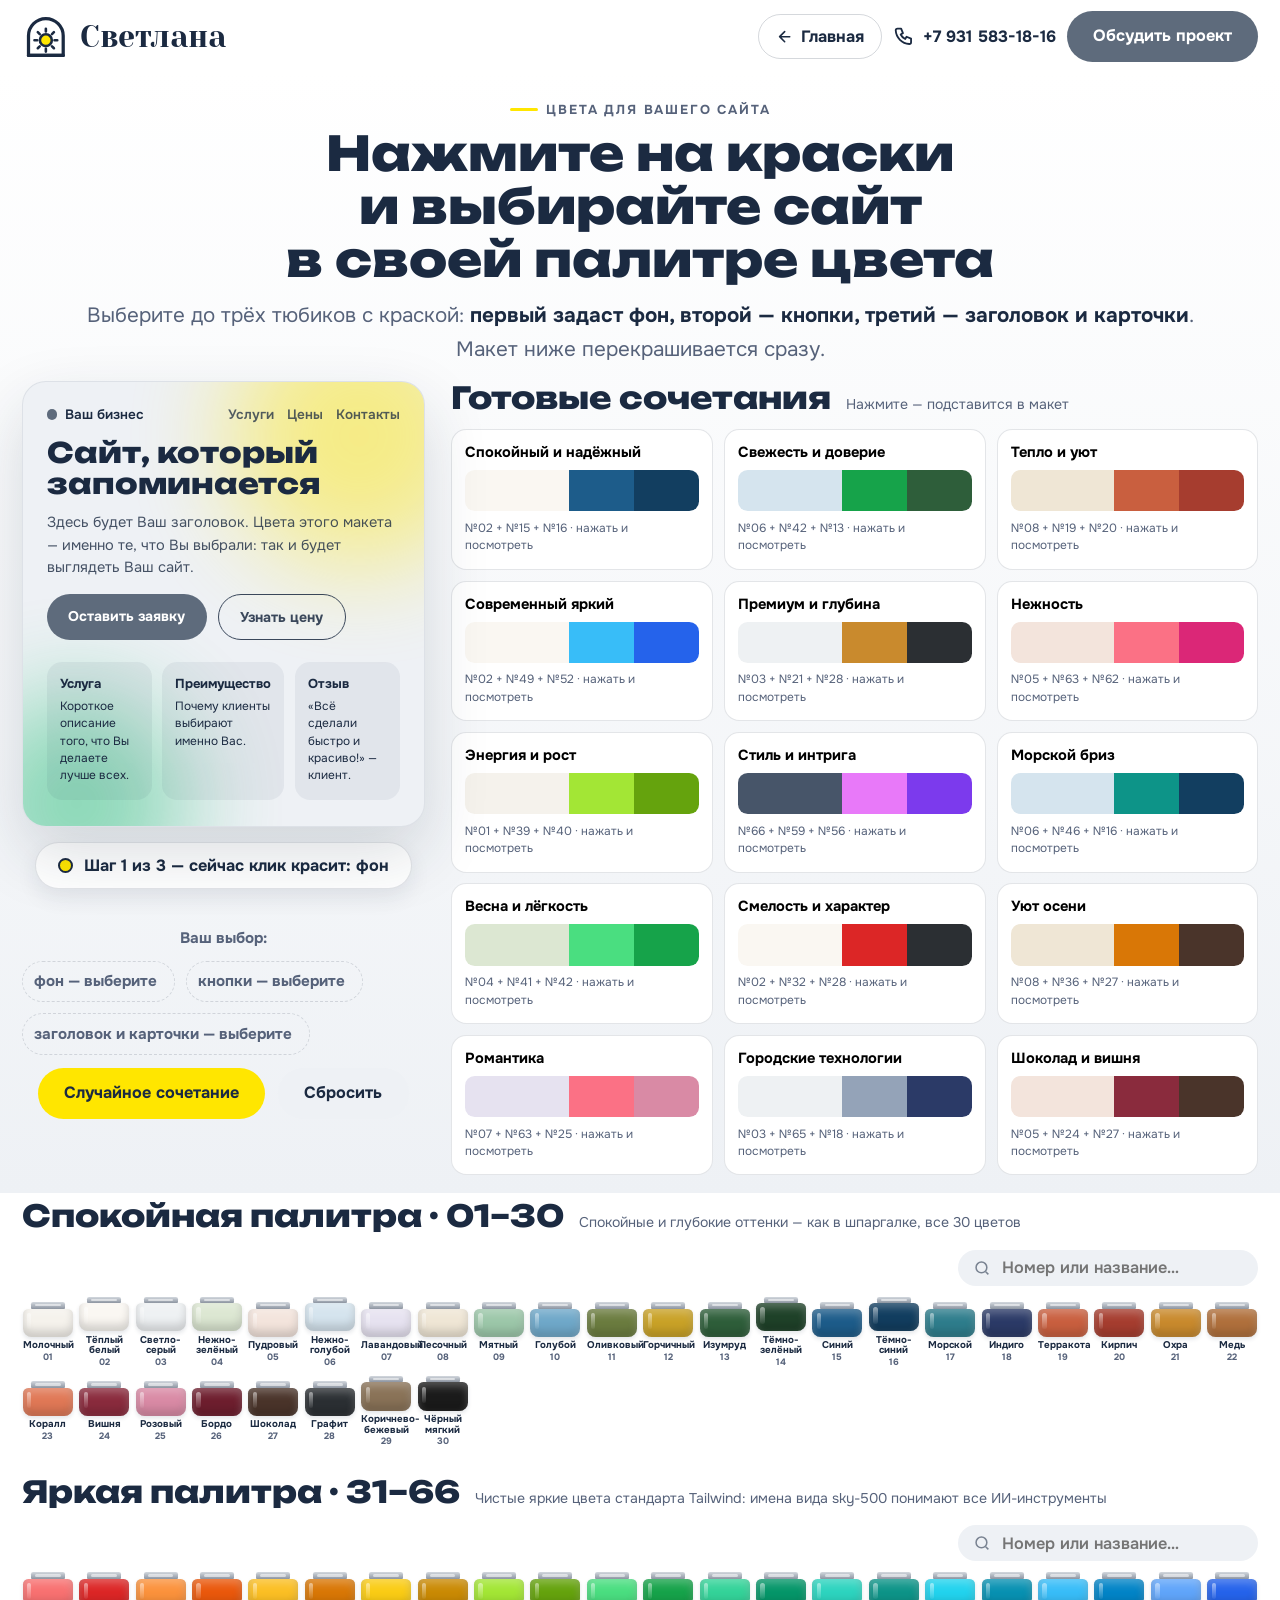
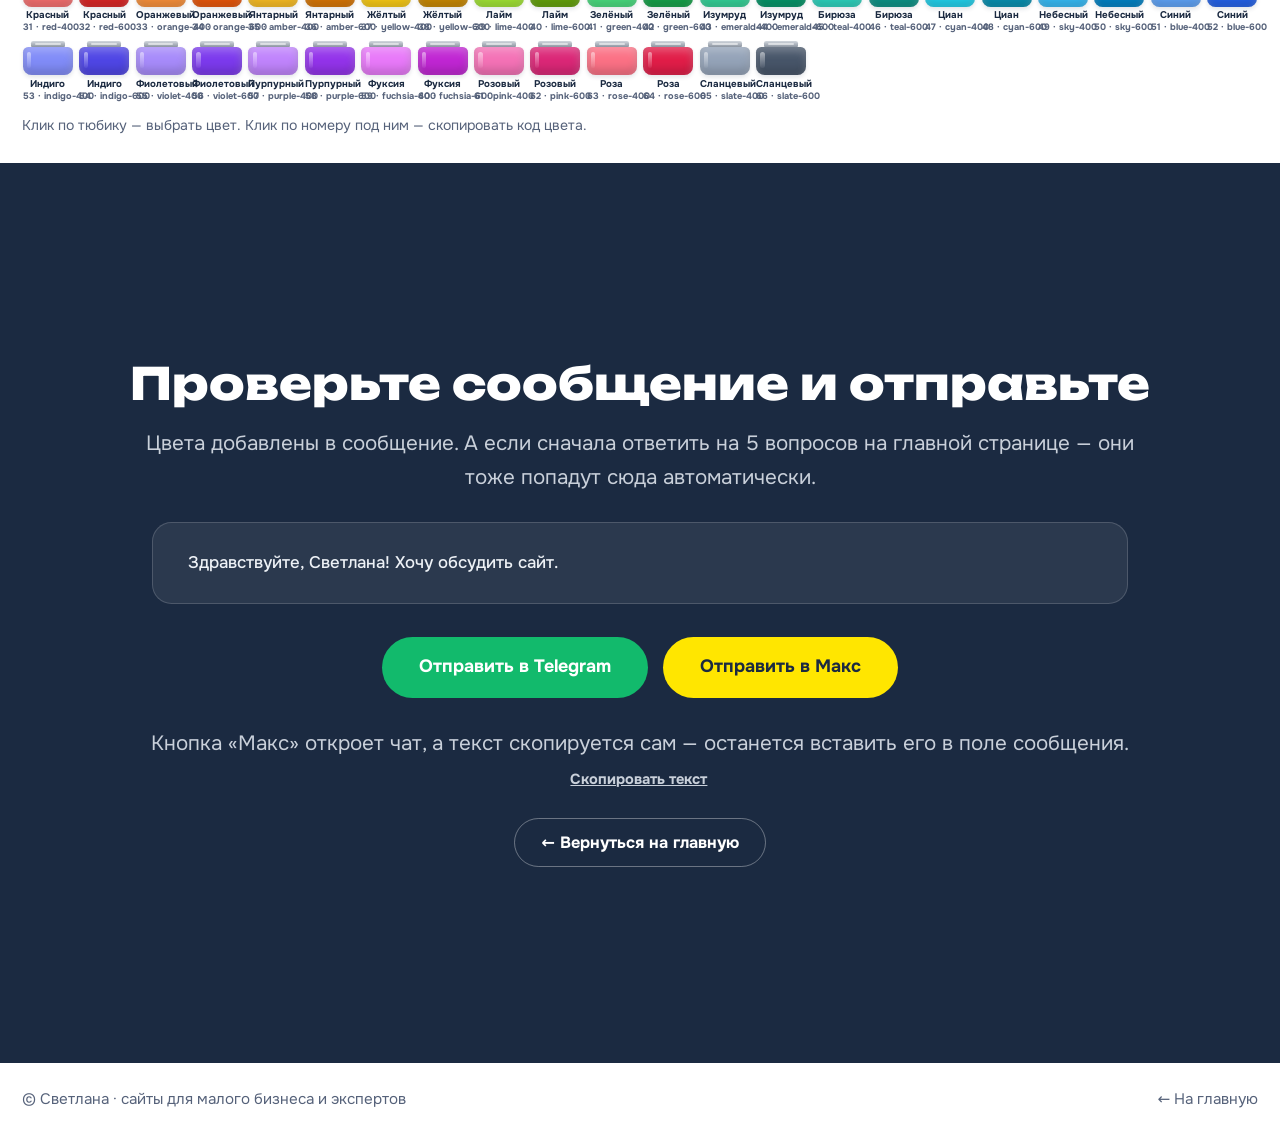
<file: palitra.html>
<!doctype html>
<html lang="ru">
<head>
<meta charset="utf-8">
<meta name="viewport" content="width=device-width, initial-scale=1, viewport-fit=cover">
<title>Выбор цветов сайта — Светлана, сайты для малого бизнеса</title>
<meta name="description" content="Выберите цвета будущего сайта: нажмите на краски — макет перекрасится сразу. Первый клик — фон, второй — кнопки, третий — заголовок.">
<link rel="stylesheet" href="fonts.css">
<link rel="icon" href="data:image/svg+xml,%3Csvg xmlns='http://www.w3.org/2000/svg' viewBox='0 0 44 44'%3E%3Cpath d='M6 40V22a16 16 0 0 1 32 0v18z' fill='%23fff' stroke='%231B2A41' stroke-width='3' stroke-linejoin='round'/%3E%3Ccircle cx='22' cy='26' r='6' fill='%23FFE600' stroke='%231B2A41' stroke-width='2.4'/%3E%3Cpath d='M6 40h32' stroke='%231B2A41' stroke-width='3' stroke-linecap='round'/%3E%3C/svg%3E">
<style>
:root{
  --lemon:#FFE600; --mint:#12BA6C; --ink:#1B2A41; --muted:#56627A;
  --panel:#EEF1F5; --slate:#5E6B7C; --bg:#FFFFFF;
  --f-head:"Unbounded","Arial Black",sans-serif; --f-text:"Onest","Segoe UI",system-ui,sans-serif; --f-name:"Yeseva One",Georgia,serif;
}
*{box-sizing:border-box}
body{margin:0;background:var(--bg);color:var(--ink);font:400 17px/1.65 var(--f-text)}
h1,h2,h3{margin:0;text-wrap:balance;font-family:var(--f-head);line-height:1.12}
p{margin:0}
a{color:inherit}
button{font-family:inherit}
:focus-visible{outline:3px solid var(--ink);outline-offset:4px}
.in{max-width:1180px;margin:0 auto;padding-left:max(20px,env(safe-area-inset-left,0px));padding-right:max(20px,env(safe-area-inset-right,0px))}

/* шапка */
header{padding-block:10px}
header .in{display:flex;align-items:center;justify-content:space-between;gap:14px;flex-wrap:wrap}
.logo{display:flex;align-items:center;gap:10px;text-decoration:none}
.logo span{font:400 28px var(--f-name)}
.top-actions{display:flex;align-items:center;gap:10px}
.phone-top{display:inline-flex;align-items:center;gap:8px;font:700 15px var(--f-text);text-decoration:none}
.home-top{display:inline-flex;align-items:center;gap:7px;font:700 15px var(--f-text);text-decoration:none;color:var(--ink);padding:10px 16px;border:1.5px solid rgba(27,42,65,.18);border-radius:999px;transition:border-color .15s,background .15s}
.home-top:hover{border-color:var(--ink);background:rgba(27,42,65,.05)}
.phone-top svg{width:20px;height:20px}
.btn{display:inline-flex;align-items:center;justify-content:center;gap:8px;font:700 15px/1 var(--f-text);padding:16px 24px;border-radius:999px;text-decoration:none;background:var(--slate);color:#fff;transition:transform .15s, box-shadow .15s;border:none;cursor:pointer}
.btn:hover{transform:translateY(-2px);box-shadow:0 8px 20px rgba(27,42,65,.18)}
.btn.mint{background:var(--mint)}
.btn.lemon{background:var(--lemon);color:var(--ink)}

/* первый экран */
.hero{padding:16px 0 16px;background:linear-gradient(180deg,#FFF 0%,var(--panel) 100%)}
.hero .in{display:grid;grid-template-columns:1fr;gap:14px;justify-items:center;text-align:center}
.kicker{display:inline-flex;align-items:center;gap:8px;font:700 12px var(--f-text);letter-spacing:.14em;text-transform:uppercase;color:var(--muted);margin-bottom:8px}
.kicker::before{content:"";width:26px;height:3px;border-radius:2px;background:var(--lemon)}
.hero h1{font-size:clamp(28px,3.6vw,44px);font-weight:800;margin-bottom:10px}
.hero .lead{font-size:clamp(16px,1.6vw,19px);color:var(--muted)}
.hero .lead b{color:var(--ink)}
.back-link{font:600 15px var(--f-text);color:var(--muted);text-decoration:underline;text-underline-offset:3px}

/* слева макет (липнет при скролле), справа готовые сочетания, ниже — обе палитры */
.work{display:grid;grid-template-columns:minmax(0,4fr) minmax(0,8fr);gap:24px;width:100%;align-items:start}
.stage{display:grid;gap:14px;justify-items:center;width:100%;position:sticky;top:16px}
.work .side-col .combo-row{grid-template-columns:repeat(3,1fr);gap:10px;margin-top:12px}
.work .side-col .combo-card{padding:12px 12px 13px;border-radius:14px}
.work .side-col .combo-card b{font-size:13.5px;line-height:1.25;margin-bottom:8px}
.work .side-col .combo-strip{height:38px;border-radius:9px}
.work .side-col .combo-card small{font-size:11px;line-height:1.45;margin-top:8px}
.pals-section{padding:6px 0 24px}
.pals-section .pal{margin-top:26px}
.pals-section .pal:first-child{margin-top:0}
@media(max-width:1100px){
  .work{grid-template-columns:minmax(0,1fr) minmax(0,1fr);gap:18px}
  .tubes{grid-template-columns:repeat(auto-fill,minmax(40px,1fr))}
}
@media(max-width:760px){
  .work{grid-template-columns:1fr}
  .stage{position:static}
  .work .side-col .combo-row{grid-template-columns:repeat(2,1fr);gap:12px}
}
.preview{position:relative;width:min(760px,100%);border-radius:22px;overflow:hidden;box-shadow:0 24px 60px rgba(27,42,65,.16);border:1px solid rgba(27,42,65,.08);transition:background .8s ease;background:#EEF1F5}
.blob{position:absolute;border-radius:50%;filter:blur(46px);opacity:.45;transition:background 1s ease;animation:drift 14s ease-in-out infinite alternate;pointer-events:none}
.blob.b1{width:240px;height:240px;top:-70px;right:-60px}
.blob.b2{width:200px;height:200px;bottom:-80px;left:-50px;animation-delay:-7s}
@keyframes drift{from{transform:translate(0,0) scale(1)}to{transform:translate(46px,30px) scale(1.15)}}
.mini{position:relative;display:grid;gap:10px;padding:20px 22px 24px;min-height:250px;align-content:start;transition:color .6s ease;text-align:left}
.mini-nav{display:flex;align-items:center;justify-content:space-between;font-size:12.5px;font-weight:600}
.mini-nav .m-logo{display:flex;align-items:center;gap:7px}
.mini-nav .m-dot{width:10px;height:10px;border-radius:50%;transition:background .6s ease}
.mini-nav .m-links{display:flex;gap:12px;opacity:.75}
.mini h3.m-title{font-size:clamp(19px,2.4vw,26px);font-weight:800;transition:color .6s ease;max-width:22ch}
.mini .m-text{font-size:13.5px;line-height:1.55;opacity:.8;max-width:48ch;transition:color .6s ease}
.mini .m-btns{display:flex;gap:10px;flex-wrap:wrap;margin-top:4px}
.m-btn{font:700 13px var(--f-text);padding:12px 20px;border-radius:999px;transition:background .6s ease,color .6s ease}
.m-btn.ghost{border:1.5px solid currentColor;opacity:.85}
.mini .m-cards{display:grid;grid-template-columns:repeat(3,1fr);gap:10px;margin-top:10px}
.m-card{border-radius:14px;padding:12px 12px 14px;font-size:11px;line-height:1.45;transition:background .6s ease,color .6s ease}
.m-card b{display:block;font-size:12px;margin-bottom:4px}
.m-card .bar{height:5px;border-radius:3px;margin-top:8px;transition:background .6s ease;opacity:.85}
.roles{position:absolute;inset:auto 14px 12px;display:flex;gap:8px;justify-content:flex-end;pointer-events:none;flex-wrap:wrap}
.role-tag{font:700 11px var(--f-text);padding:6px 11px;border-radius:999px;background:rgba(255,255,255,.92);color:var(--ink);box-shadow:0 4px 14px rgba(27,42,65,.14);transition:opacity .4s ease, transform .4s ease}
.role-tag.off{opacity:0;transform:translateY(6px)}
.flash{animation:flash .45s ease}
@keyframes flash{0%{filter:saturate(2) brightness(1.12)}100%{filter:none}}

/* подсказка шага */
.step-hint{display:inline-flex;align-items:center;gap:10px;font:700 15px var(--f-text);background:#fff;border:1.5px solid rgba(27,42,65,.12);border-radius:999px;padding:11px 20px;box-shadow:0 8px 20px rgba(27,42,65,.08)}
.step-hint i{width:14px;height:14px;border-radius:50%;background:var(--lemon);border:2px solid var(--ink);flex:none}
.step-hint.done i{background:var(--mint)}

/* тюбики */
.pals{padding:30px 0 10px}
.pal{margin-top:12px}
.pal-head{display:flex;align-items:baseline;gap:14px;flex-wrap:wrap;margin-bottom:0}
.pal-head h2{font-size:clamp(20px,2.4vw,28px);font-weight:800}
.pal-head p{color:var(--muted);font-size:13px}
.search{margin-left:auto;display:flex;align-items:center;gap:8px;background:var(--panel);border-radius:999px;padding:6px 14px;min-width:180px}
.search svg{width:17px;height:17px;opacity:.55;flex:0 0 auto}
.search input{border:none;background:none;font:600 15px var(--f-text);color:var(--ink);width:100%;outline:none}
.tubes{display:grid;grid-template-columns:repeat(auto-fill,minmax(46px,1fr));gap:6px 4px;margin-top:8px}
.tube{position:relative;background:none;border:none;padding:2px 1px 0;cursor:pointer;text-align:center}
.tube-cap{display:block;height:6px;margin:0 16%;background:linear-gradient(180deg,#d3d8de 0%,#a9b0ba 60%,#8f97a3 100%);border-radius:2px 2px 1px 1px;position:relative;transition:transform .18s ease}
.tube-cap::after{content:"";position:absolute;inset:2px 12% auto;height:2px;background:rgba(255,255,255,.55);border-radius:2px}
.tube-body{display:block;height:26px;border-radius:5px 5px 8px 8px;box-shadow:inset 0 -6px 8px rgba(0,0,0,.16), inset 0 4px 8px rgba(255,255,255,.28), 0 2px 4px rgba(27,42,65,.12);position:relative;transition:transform .18s ease, box-shadow .18s ease}
.tube-body::after{content:"";position:absolute;top:4px;bottom:7px;left:4px;width:4px;border-radius:4px;background:linear-gradient(180deg,rgba(255,255,255,.5),rgba(255,255,255,.06))}
.tube-check{position:absolute;top:7px;left:50%;transform:translateX(-50%) scale(.4);width:18px;height:18px;border-radius:50%;background:#fff;color:var(--ink);display:grid;place-items:center;font:800 9px var(--f-text);opacity:0;transition:opacity .2s, transform .25s cubic-bezier(.34,1.56,.64,1);box-shadow:0 4px 10px rgba(27,42,65,.25);pointer-events:none}
.tube-name{display:block;font:700 9px/1.1 var(--f-text);margin-top:3px;color:var(--ink)}
.tube-num{display:block;font:700 8.5px/1.1 var(--f-text);color:var(--muted);margin-top:1px;letter-spacing:0;white-space:nowrap}
.tube:hover .tube-body{transform:translateY(-4px);box-shadow:inset 0 -10px 16px rgba(0,0,0,.16), inset 0 8px 12px rgba(255,255,255,.28), 0 12px 22px rgba(27,42,65,.2)}
.tube:hover .tube-cap{transform:translateY(-4px)}
.tube.sel .tube-check{opacity:1;transform:translateX(-50%) scale(1)}
.tube.sel .tube-body{box-shadow:inset 0 -10px 16px rgba(0,0,0,.16), inset 0 8px 12px rgba(255,255,255,.28), 0 0 0 3px #fff, 0 0 0 5.5px var(--ink)}
.tube.hide{display:none}
.tube.txt-dark .tube-name{color:#1B2A41}
.hint{font-size:13px;color:var(--muted);margin-top:12px}

/* выбранные цвета */
.choice{margin-top:22px;display:flex;align-items:center;gap:12px;flex-wrap:wrap;justify-content:center}
.choice-label{font:700 14px var(--f-text);color:var(--muted)}
.chips{display:flex;gap:10px;flex-wrap:wrap}
.chip{display:inline-flex;align-items:center;gap:9px;font:700 14px var(--f-text);padding:9px 16px 9px 10px;border-radius:999px;border:1.5px solid rgba(27,42,65,.15);background:#fff;cursor:pointer}
.chip i{width:22px;height:22px;border-radius:50%;display:block;box-shadow:inset 0 0 0 2px rgba(255,255,255,.55)}
.chip.empty{border-style:dashed;color:var(--muted);background:transparent;cursor:default}
.chip-x{border:none;background:none;font:700 13px var(--f-text);color:var(--muted);cursor:pointer;padding:2px 2px 0 0}
.chip-x:hover{color:#E0144C}

/* сочетания — отдельный экран */
.combos{padding:60px 0;min-height:var(--vis,100dvh);display:grid;align-content:center}
.combos .in{width:100%}
.combos .pal-head h2{font-size:clamp(22px,2.6vw,32px)}
.combos .pal-head p{font-size:clamp(15px,1.5vw,18px)}
.combo-row{display:grid;grid-template-columns:repeat(auto-fit,minmax(320px,1fr));gap:22px;margin-top:22px}
.combo-card{border:1.5px solid rgba(27,42,65,.12);border-radius:20px;padding:24px;background:#fff;cursor:pointer;text-align:left;transition:transform .15s, box-shadow .15s}
.combo-card:hover{transform:translateY(-3px);box-shadow:0 12px 26px rgba(27,42,65,.12)}
.combo-card b{display:block;font:700 18px var(--f-text);margin-bottom:12px}
.combo-strip{display:flex;height:64px;border-radius:12px;overflow:hidden}
.combo-strip i{flex:1;transition:flex .3s ease}
.combo-card:hover .combo-strip i{flex:1.25}
.combo-strip i:first-child{flex:1.6}
.combo-card small{display:block;color:var(--muted);margin-top:10px;font-size:14px}

/* финал: сообщение — отдельный экран */
.final{padding:64px 0;background:var(--ink);color:#fff;min-height:var(--vis,100dvh);display:grid;align-content:center}
.final .in{display:grid;gap:26px;justify-items:center;text-align:center;width:100%}
.final-top{display:grid;gap:16px;justify-items:center}
.final-foot{display:grid;gap:14px;justify-items:center}
.final-foot .back-link{margin-top:0}
.final h2{font-size:clamp(26px,3.2vw,42px);font-weight:800}
.final p{color:#C9D0DA;max-width:72ch;font-size:clamp(15px,1.6vw,19px)}
.msg-preview{width:min(900px,100%);margin:0 auto;text-align:left;background:rgba(255,255,255,.07);border:1px solid rgba(255,255,255,.16);border-radius:18px;padding:24px 32px;font:500 15.5px/1.65 var(--f-text);color:#EDF1F6;white-space:pre-wrap;overflow-wrap:anywhere}
.msg-preview b{color:#fff}
.final .row{display:flex;gap:14px;flex-wrap:wrap;justify-content:center;margin-top:4px}
.final .back-link{display:inline-block;margin-top:8px;padding:12px 24px;border:1.5px solid rgba(255,255,255,.35);border-radius:999px;color:#fff;text-decoration:none;font:700 15px var(--f-text);transition:border-color .15s,background .15s}
.final .back-link:hover{border-color:#fff;background:rgba(255,255,255,.08)}
.btn.big{padding:20px 34px;font-size:16.5px}
.copy-note{font-size:15px}
.copy-note{font-size:13.5px;color:#C9D0DA}
footer{padding:22px 0;color:var(--muted);font-size:14px}
footer .in{display:flex;justify-content:space-between;gap:12px;flex-wrap:wrap}
footer a{text-decoration:none}
footer a:hover{text-decoration:underline}

/* тост */
.toast{position:fixed;left:50%;bottom:26px;transform:translate(-50%,80px);background:var(--ink);color:#fff;font:600 14.5px var(--f-text);padding:14px 22px;border-radius:14px;box-shadow:0 14px 34px rgba(27,42,65,.35);opacity:0;transition:transform .35s cubic-bezier(.34,1.56,.64,1),opacity .3s;z-index:50;pointer-events:none;max-width:min(92vw,480px);text-align:center}
.toast.show{transform:translate(-50%,0);opacity:1}

@media(max-width:700px){
  body{font-size:16px}
  .phone-top span{display:none}
  .hero{padding-top:26px}
  .mini{padding:20px 18px 28px}
  .mini .m-cards{grid-template-columns:1fr 1fr}
  .mini-nav .m-links{display:none}
  .tubes{grid-template-columns:repeat(auto-fill,minmax(62px,1fr));gap:12px 4px}
  .tube-body{height:42px}
  .tube-check{top:14px}
  .search{margin-left:0;width:100%}
  .msg-preview{font-size:14.5px;padding:18px 16px}
}

.page-scale{width:100%;max-width:1180px;margin:0 auto}
html,body{overflow-x:hidden}
</style>
</head>
<body>
<div class="page-scale">
<header>
  <div class="in">
    <a class="logo" href="index.html"><svg width="44" height="44" aria-hidden="true"><use href="#logo"/></svg><span>Светлана</span></a>
    <div class="top-actions">
      <a class="home-top" href="index.html"><svg width="16" height="16" viewBox="0 0 24 24" fill="none" stroke="currentColor" stroke-width="2.2" stroke-linecap="round" stroke-linejoin="round" aria-hidden="true"><path d="M19 12H5m7-7-7 7 7 7"/></svg>Главная</a>
      <a class="phone-top" href="tel:+79315831816" aria-label="Позвонить: +7 931 583-18-16"><svg viewBox="0 0 24 24" aria-hidden="true"><path d="M5 4h4l2 5-2.5 1.5a11 11 0 0 0 5 5L15 13l5 2v4a2 2 0 0 1-2 2A16 16 0 0 1 3 6a2 2 0 0 1 2-2" fill="none" stroke="currentColor" stroke-width="2" stroke-linejoin="round"/></svg><span>+7 931 583-18-16</span></a>
      <a class="btn top-btn" href="https://t.me/Website_bystro" target="_blank" rel="noopener">Обсудить проект</a>
    </div>
  </div>
</header>

<main>
  <section class="hero">
    <div class="in">
      <div>
        <span class="kicker">Цвета для Вашего сайта</span>
        <h1>Нажмите на краски<br>и выбирайте сайт<br>в своей палитре цвета</h1>
        <p class="lead">Выберите до трёх тюбиков с краской: <b>первый задаст фон, второй — кнопки, третий — заголовок и карточки</b>.<br>Макет ниже перекрашивается сразу.</p>
      </div>

      <div class="work">
      <div class="stage">
        <div class="preview" id="preview">
          <span class="blob b1" id="blob1"></span>
          <span class="blob b2" id="blob2"></span>
          <div class="mini" id="mini">
            <div class="mini-nav">
              <span class="m-logo"><i class="m-dot" id="mdot"></i><span id="mlogo">Ваш бизнес</span></span>
              <span class="m-links"><span>Услуги</span><span>Цены</span><span>Контакты</span></span>
            </div>
            <h3 class="m-title" id="mtitle">Сайт, который запоминается</h3>
            <p class="m-text">Здесь будет Ваш заголовок. Цвета этого макета — именно те, что Вы выбрали: так и будет выглядеть Ваш сайт.</p>
            <div class="m-btns">
              <span class="m-btn solid" id="mbtn1">Оставить заявку</span>
              <span class="m-btn ghost">Узнать цену</span>
            </div>
            <div class="m-cards">
              <div class="m-card" id="mcard1"><b>Услуга</b><span>Короткое описание того, что Вы делаете лучше всех.</span><span class="bar" id="mbar1"></span></div>
              <div class="m-card" id="mcard2"><b>Преимущество</b><span>Почему клиенты выбирают именно Вас.</span><span class="bar" id="mbar2"></span></div>
              <div class="m-card" id="mcard3"><b>Отзыв</b><span>«Всё сделали быстро и красиво!» — клиент.</span><span class="bar" id="mbar3"></span></div>
            </div>
          </div>
          <div class="roles">
            <span class="role-tag off" id="rt1">1 — фон</span>
            <span class="role-tag off" id="rt2">2 — кнопки</span>
            <span class="role-tag off" id="rt3">3 — заголовок и карточки</span>
          </div>
        </div>

        <div class="step-hint" id="stepHint"><i></i><span id="stepText">Шаг 1 из 3 — сейчас клик красит: фон</span></div>

        <div class="choice">
          <span class="choice-label">Ваш выбор:</span>
          <div class="chips" id="chips"></div>
          <button class="btn" id="btnRandom" type="button" style="background:var(--lemon);color:var(--ink)">Случайное сочетание</button>
          <button class="btn" id="btnClear" type="button" style="background:var(--panel);color:var(--ink)">Сбросить</button>
        </div>
      </div>

      <div class="side-col">
        <div class="pal-head">
          <h2>Готовые сочетания</h2>
          <p>Нажмите — подставится в макет</p>
        </div>
        <div class="combo-row" id="combos"></div>
      </div>
    </div>
  </section>

  <section class="pals-section">
    <div class="in">
      <div class="pal" id="pal1">
        <div class="pal-head">
          <h2>Спокойная палитра · 01–30</h2>
          <p>Спокойные и глубокие оттенки — как в шпаргалке, все 30 цветов</p>
          <label class="search"><svg viewBox="0 0 24 24" fill="none" stroke="currentColor" stroke-width="2"><circle cx="11" cy="11" r="7"/><path d="m20 20-3.5-3.5"/></svg><input type="search" id="q1" placeholder="Номер или название…" aria-label="Поиск по спокойной палитре"></label>
        </div>
        <div class="tubes" id="grid1"></div>
      </div>

      <div class="pal" id="pal2">
        <div class="pal-head">
          <h2>Яркая палитра · 31–66</h2>
          <p>Чистые яркие цвета стандарта Tailwind: имена вида sky-500 понимают все ИИ-инструменты</p>
          <label class="search"><svg viewBox="0 0 24 24" fill="none" stroke="currentColor" stroke-width="2"><circle cx="11" cy="11" r="7"/><path d="m20 20-3.5-3.5"/></svg><input type="search" id="q2" placeholder="Номер или название…" aria-label="Поиск по яркой палитре"></label>
        </div>
        <div class="tubes" id="grid2"></div>
        <p class="hint">Клик по тюбику — выбрать цвет. Клик по номеру под ним — скопировать код цвета.</p>
      </div>
    </div>
  </section>

  <section class="final" id="final">
    <div class="in">
      <div class="final-top">
        <h2>Проверьте сообщение и отправьте</h2>
        <p id="finalHint">Сюда автоматически добавились Ваши ответы на вопросы и выбранные цвета. Если всё верно — отправьте одним нажатием.</p>
      </div>
      <div class="msg-preview" id="msgPreview"></div>
      <div class="row">
        <a class="btn mint big" id="tgLink" href="https://t.me/Website_bystro" target="_blank" rel="noopener">Отправить в Telegram</a>
        <a class="btn lemon big" id="maxLink" href="https://max.ru/u/f9LHodD0cOKmZTJR2Hq6jo_UnEer7Ip-8JwHayHEPmbGhq7Ukyw1NXHAREg" target="_blank" rel="noopener">Отправить в Макс</a>
      </div>
      <div class="final-foot">
        <p class="copy-note">Кнопка «Макс» откроет чат, а текст скопируется сам — останется вставить его в поле сообщения. <button class="chip-x" id="btnCopyMsg" type="button" style="color:#C9D0DA;text-decoration:underline;font-size:13.5px">Скопировать текст</button></p>
        <a class="back-link" href="index.html">← Вернуться на главную</a>
      </div>
    </div>
  </section>
</main>

<footer>
  <div class="in">
    <span>© Светлана · сайты для малого бизнеса и экспертов</span>
    <a href="index.html">← На главную</a>
  </div>
</footer>

<div class="toast" id="toast" role="status"></div>

<script>
/* Данные палитр */
const BASE = [
 ["01","Молочный","#F5F2EC"],["02","Тёплый белый","#FAF7F2"],["03","Светло-серый","#EEF1F3"],
 ["04","Нежно-зелёный","#DCE7D2"],["05","Пудровый","#F3E4DC"],["06","Нежно-голубой","#D5E4EE"],
 ["07","Лавандовый","#E6E2F0"],["08","Песочный","#EFE6D5"],["09","Мятный","#9CC7A9"],
 ["10","Голубой","#6FA8C9"],["11","Оливковый","#6B7C3F"],["12","Горчичный","#C9A227"],
 ["13","Изумруд","#2E5E3A"],["14","Тёмно-зелёный","#1F4229"],["15","Синий","#1D5C8A"],
 ["16","Тёмно-синий","#123E60"],["17","Морской","#2E7D8C"],["18","Индиго","#2B3A67"],
 ["19","Терракота","#C95F3F"],["20","Кирпич","#A63D2F"],["21","Охра","#C98A2D"],
 ["22","Медь","#B0703C"],["23","Коралл","#E07856"],["24","Вишня","#8A2B3D"],
 ["25","Розовый","#D98AA5"],["26","Бордо","#6E1E2E"],["27","Шоколад","#4A342A"],
 ["28","Графит","#2B2F33"],["29","Коричнево-бежевый","#8A7358"],["30","Чёрный мягкий","#1B1B1B"]
];
const TW = [
 ["31","Красный","red-400","#F87171"],["32","Красный","red-600","#DC2626"],
 ["33","Оранжевый","orange-400","#FB923C"],["34","Оранжевый","orange-600","#EA580C"],
 ["35","Янтарный","amber-400","#FBBF24"],["36","Янтарный","amber-600","#D97706"],
 ["37","Жёлтый","yellow-400","#FACC15"],["38","Жёлтый","yellow-600","#CA8A04"],
 ["39","Лайм","lime-400","#A3E635"],["40","Лайм","lime-600","#65A30D"],
 ["41","Зелёный","green-400","#4ADE80"],["42","Зелёный","green-600","#16A34A"],
 ["43","Изумруд","emerald-400","#34D399"],["44","Изумруд","emerald-600","#059669"],
 ["45","Бирюза","teal-400","#2DD4BF"],["46","Бирюза","teal-600","#0D9488"],
 ["47","Циан","cyan-400","#22D3EE"],["48","Циан","cyan-600","#0891B2"],
 ["49","Небесный","sky-400","#38BDF8"],["50","Небесный","sky-600","#0284C7"],
 ["51","Синий","blue-400","#60A5FA"],["52","Синий","blue-600","#2563EB"],
 ["53","Индиго","indigo-400","#818CF8"],["54","Индиго","indigo-600","#4F46E5"],
 ["55","Фиолетовый","violet-400","#A78BFA"],["56","Фиолетовый","violet-600","#7C3AED"],
 ["57","Пурпурный","purple-400","#C084FC"],["58","Пурпурный","purple-600","#9333EA"],
 ["59","Фуксия","fuchsia-400","#E879F9"],["60","Фуксия","fuchsia-600","#C026D3"],
 ["61","Розовый","pink-400","#F472B6"],["62","Розовый","pink-600","#DB2777"],
 ["63","Роза","rose-400","#FB7185"],["64","Роза","rose-600","#E11D48"],
 ["65","Сланцевый","slate-400","#94A3B8"],["66","Сланцевый","slate-600","#475569"]
];
const LIGHT = new Set(["01","02","03","04","05","06","07","08","09","25","37","39","41","43","45","47","49","61","63","65"]);
const ALL = [
 ...BASE.map(b=>({n:b[0],name:b[1],code:null,hex:b[2]})),
 ...TW.map(t=>({n:t[0],name:t[1],code:t[2],hex:t[3]}))
];
const BY_N = Object.fromEntries(ALL.map(c=>[c.n,c]));

const COMBOS = [
 {t:"Спокойный и надёжный", ns:["02","15","16"]},
 {t:"Свежесть и доверие", ns:["06","42","13"]},
 {t:"Тепло и уют", ns:["08","19","20"]},
 {t:"Современный яркий", ns:["02","49","52"]},
 {t:"Премиум и глубина", ns:["03","21","28"]},
 {t:"Нежность", ns:["05","63","62"]},
 {t:"Энергия и рост", ns:["01","39","40"]},
 {t:"Стиль и интрига", ns:["66","59","56"]},
 {t:"Морской бриз", ns:["06","46","16"]},
 {t:"Весна и лёгкость", ns:["04","41","42"]},
 {t:"Смелость и характер", ns:["02","32","28"]},
 {t:"Уют осени", ns:["08","36","27"]},
 {t:"Романтика", ns:["07","63","25"]},
 {t:"Городские технологии", ns:["03","65","18"]},
 {t:"Шоколад и вишня", ns:["05","24","27"]}
];
const ROLE_NAMES = ["фон","кнопки","заголовок и карточки"];
const MAX_LINK = "https://max.ru/u/f9LHodD0cOKmZTJR2Hq6jo_UnEer7Ip-8JwHayHEPmbGhq7Ukyw1NXHAREg";

let chosen = []; /* до 3 номеров: [фон, кнопки, заголовок] */

const $ = id=>document.getElementById(id);
const lum = hex=>{
 const v=hex.replace("#","");
 const r=parseInt(v.slice(0,2),16),g=parseInt(v.slice(2,4),16),b=parseInt(v.slice(4,6),16);
 return (0.299*r+0.587*g+0.114*b)/255;
};
const textOn = hex=>lum(hex)>0.62?"#1B2A41":"#FFFFFF";

function toast(msg){
 const t=$("toast"); t.textContent=msg; t.classList.add("show");
 clearTimeout(t._h); t._h=setTimeout(()=>t.classList.remove("show"),2600);
}
function copy(text,msg){
 const done=()=>toast(msg);
 const fallback=()=>{
   const ta=document.createElement("textarea"); ta.value=text; ta.style.position="fixed"; ta.style.opacity="0";
   document.body.appendChild(ta); ta.select();
   try{document.execCommand("copy"); done();}catch(e){toast("Не удалось скопировать");}
   document.body.removeChild(ta);
 };
 if(navigator.clipboard&&navigator.clipboard.writeText){
   navigator.clipboard.writeText(text).then(done).catch(fallback);
 } else fallback();
}

/* --- рендер тюбиков --- */
function render(gridId,data,tw){
 const g=$(gridId);
 data.forEach((c,i)=>{
   const col = tw?{n:c[0],name:c[1],code:c[2],hex:c[3]}:{n:c[0],name:c[1],code:null,hex:c[2]};
   const b=document.createElement("button");
   b.type="button"; b.className="tube"+(LIGHT.has(col.n)?" txt-dark":"");
   b.dataset.n=col.n; b.dataset.search=(col.n+" "+col.name+" "+(col.code||"")+" "+col.hex).toLowerCase();
   b.setAttribute("aria-label","Цвет "+col.n+" "+col.name);
   b.innerHTML='<span class="tube-cap"></span>'+
     '<span class="tube-body" style="background:'+col.hex+'"></span>'+
     '<span class="tube-check">✓</span>'+
     '<span class="tube-name">'+col.name+'</span>'+
     '<span class="tube-num" title="Нажмите, чтобы скопировать код">'+col.n+(col.code?" · "+col.code:"")+'</span>';
   b.addEventListener("click",e=>{
     if(e.target.classList.contains("tube-num")){
       copy(col.hex,"Скопировано: "+col.hex);
       return;
     }
     pick(col.n);
   });
   g.appendChild(b);
 });
}
render("grid1",BASE,false);
render("grid2",TW,true);

/* поиск */
[["q1","grid1"],["q2","grid2"]].forEach(([q,g])=>{
 $(q).addEventListener("input",e=>{
   const v=e.target.value.trim().toLowerCase();
   document.querySelectorAll("#"+g+" .tube").forEach(s=>{
     s.classList.toggle("hide",v&&!s.dataset.search.includes(v));
   });
 });
});

/* --- выбор: порядок фон → кнопки → заголовок --- */
function pick(n){
 const i=chosen.indexOf(n);
 if(i>=0){ chosen.splice(i,1); }
 else{
   if(chosen.length>=3){ toast("Выбраны все три цвета. Чтобы заменить — сначала уберите один (нажмите на него ещё раз)."); return; }
   chosen.push(n);
 }
 sync();
}
function sync(){
 document.querySelectorAll(".tube").forEach(s=>s.classList.toggle("sel",chosen.includes(s.dataset.n)));
 renderChips(); paint(); renderHint(); renderMessage();
}
function renderChips(){
 const box=$("chips"); box.innerHTML="";
 chosen.forEach((n,i)=>{
   const c=BY_N[n];
   const chip=document.createElement("span");
   chip.className="chip";
   chip.innerHTML='<i style="background:'+c.hex+'"></i>'+ROLE_NAMES[i]+': №'+n+' '+c.name+
     '<button class="chip-x" aria-label="Убрать цвет '+n+'">✕</button>';
   chip.querySelector(".chip-x").addEventListener("click",e=>{e.stopPropagation();pick(n);});
   box.appendChild(chip);
 });
 for(let i=chosen.length;i<3;i++){
   const ph=document.createElement("span");
   ph.className="chip empty"; ph.textContent=ROLE_NAMES[i]+" — выберите";
   box.appendChild(ph);
 }
}
function renderHint(){
 const hint=$("stepHint"), txt=$("stepText");
 if(chosen.length<3){
   txt.textContent="Шаг "+(chosen.length+1)+" из 3 — сейчас клик красит: "+ROLE_NAMES[chosen.length];
   hint.classList.remove("done");
 }else{
   txt.textContent="Всё выбрано! Проверьте сообщение ниже и нажмите «Отправить»";
   hint.classList.add("done");
 }
}
function paint(flash){
 const pv=$("preview");
 const cBg=chosen[0]?BY_N[chosen[0]]:null;
 const cBtn=chosen[1]?BY_N[chosen[1]]:null;
 cHead=chosen[2]?BY_N[chosen[2]]:null;

 const bg=cBg?cBg.hex:"#EEF1F5";
 pv.style.background=bg;
 const ink=textOn(bg);
 $("mini").style.color=ink;

 const acc=cBtn?cBtn.hex:"#5E6B7C";
 $("mbtn1").style.background=acc;
 $("mbtn1").style.color=cBtn?textOn(cBtn.hex):"#fff";
 $("mtitle").style.color=cHead?cHead.hex:ink;
 $("mdot").style.background=acc;
 $("blob1").style.background=cBg?cBg.hex:"#FFE600";
 $("blob2").style.background=cBtn?cBtn.hex:"#12BA6C";

 /* карточки — цвет заголовка, полоски — цвет кнопок */
 const cards=[[ $("mcard1"),$("mbar1")],[$("mcard2"),$("mbar2")],[$("mcard3"),$("mbar3")]];
 cards.forEach(([card,bar])=>{
   if(cHead){
     card.style.background=cHead.hex;
     card.style.color=textOn(cHead.hex);
   }else{
     card.style.background=(lum(bg)>0.75)?"rgba(27,42,65,.06)":"rgba(255,255,255,.12)";
     card.style.color=ink;
   }
   bar.style.background=acc;
 });
 ["rt1","rt2","rt3"].forEach((id,i)=>$(id).classList.toggle("off",!chosen[i]));
 if(flash){ pv.classList.remove("flash"); void pv.offsetWidth; pv.classList.add("flash"); }
}
let cHead=null;

/* --- финальное сообщение: анкета + цвета --- */
function colorsLine(){
 if(!chosen.length) return "";
 const parts=chosen.map((n,i)=>ROLE_NAMES[i]+" — №"+n+" "+BY_N[n].name+" ("+BY_N[n].hex+")");
 return "Цвета сайта: "+parts.join(", ");
}
function renderMessage(){
 let base="";
 try{ base=localStorage.getItem("sv-anketa-text")||""; }catch(e){}
 const col=colorsLine();
 let msg="";
 if(base&&col) msg=base+"\n"+col;
 else if(base) msg=base+"\nЦвета сайта: пока не выбраны (выберите тюбики выше)";
 else if(col) msg="Здравствуйте, Светлана! Хочу обсудить сайт.\n"+col;
 else msg="Здравствуйте, Светлана! Хочу обсудить сайт.";
 $("msgPreview").textContent=msg;
 $("tgLink").href="https://t.me/Website_bystro?text="+encodeURIComponent(msg);
 $("finalHint").textContent = base
   ? "Сюда автоматически добавились Ваши ответы на вопросы и выбранные цвета. Если всё верно — отправьте одним нажатием."
   : "Цвета добавлены в сообщение. А если сначала ответить на 5 вопросов на главной странице — они тоже попадут сюда автоматически.";
}
$("maxLink").addEventListener("click",()=>{
 copy($("msgPreview").textContent,"Текст скопирован — вставьте его в чат Макс");
});
$("btnCopyMsg").addEventListener("click",()=>{
 copy($("msgPreview").textContent,"Текст скопирован — вставьте его в сообщение");
});

/* кнопки */
$("btnClear").addEventListener("click",()=>{chosen=[];sync();toast("Выбор сброшен");});
$("btnRandom").addEventListener("click",()=>{
 let k=0;
 const iv=setInterval(()=>{
   chosen=[ALL[Math.floor(Math.random()*ALL.length)].n,ALL[Math.floor(Math.random()*ALL.length)].n];
   sync();
   if(++k>=7){
     clearInterval(iv);
     const lights=["01","02","03","04","05","06","07","08"];
     const light=lights[Math.floor(Math.random()*lights.length)];
     const accents=ALL.filter(c=>!lights.includes(c.n));
     const a=accents[Math.floor(Math.random()*accents.length)];
     let b=accents[Math.floor(Math.random()*accents.length)];
     while(b.n===a.n) b=accents[Math.floor(Math.random()*accents.length)];
     chosen=[light,a.n,b.n];
     sync(); paint(true);
   }
 },110);
});

/* готовые сочетания */
const cbox=$("combos");
COMBOS.forEach(c=>{
 const cols=c.ns.map(n=>BY_N[n].hex);
 const b=document.createElement("button");
 b.type="button"; b.className="combo-card";
 b.innerHTML="<b>"+c.t+"</b><span class='combo-strip'>"+cols.map(h=>"<i style='background:"+h+"'></i>").join("")+"</span>"+
   "<small>"+c.ns.map(n=>"№"+n).join(" + ")+" · нажать и посмотреть</small>";
 b.addEventListener("click",()=>{chosen=[...c.ns];sync();paint(true);$("preview").scrollIntoView({behavior:"smooth",block:"center"});});
 cbox.appendChild(b);
});

renderChips(); paint(); renderHint(); renderMessage();
</script>

<svg width="0" height="0" style="position:absolute" aria-hidden="true">
  <defs>
    <linearGradient id="gLeaf" x1="0" y1="0" x2="1" y2="1"><stop offset="0" stop-color="#7CC9AE"/><stop offset="1" stop-color="#0F7D5B"/></linearGradient>
    <linearGradient id="gBerry" x1="0" y1="0" x2="1" y2="1"><stop offset="0" stop-color="#E5484D"/><stop offset="1" stop-color="#B01E24"/></linearGradient>
  </defs>
  <symbol id="logo" viewBox="0 0 44 44"><path d="M6 40V22a16 16 0 0 1 32 0v18z" fill="#FFFFFF" stroke="#1B2A41" stroke-width="3" stroke-linejoin="round"/><path d="M30 26h2.5M27.66 20.34l1.76-1.76M22 18v-2.5M16.34 20.34l-1.76-1.76M14 26h-2.5M16.34 31.66l-1.76 1.76M22 34v2.5M27.66 31.66l1.76 1.76" stroke="#1B2A41" stroke-width="2.4" stroke-linecap="round"/><circle cx="22" cy="26" r="5.5" fill="#FFE600" stroke="#1B2A41" stroke-width="2.4"/><path d="M6 40h32" stroke="#1B2A41" stroke-width="3" stroke-linecap="round"/></symbol>
</svg>
</div>

<script>
/* Масштаб всей страницы: дизайн фиксированной ширины растёт пропорционально экрану */
(function(){
  var el=document.querySelector('.page-scale');
  if(!el)return;
  var base=1180;
  function fit(){
    var w=document.documentElement.clientWidth;
    var z=w>base?(w/base):1;
    el.style.zoom=z;
    /* видимая высота в координатах масштабированной страницы — для полноэкранных секций */
    document.documentElement.style.setProperty('--vis',(window.innerHeight/z)+'px');
  }
  window.addEventListener('resize',fit);
  window.addEventListener('orientationchange',fit);
  fit();
  if(document.fonts&&document.fonts.ready)document.fonts.ready.then(fit);
})();
</script>
</body>
</html>
</file>
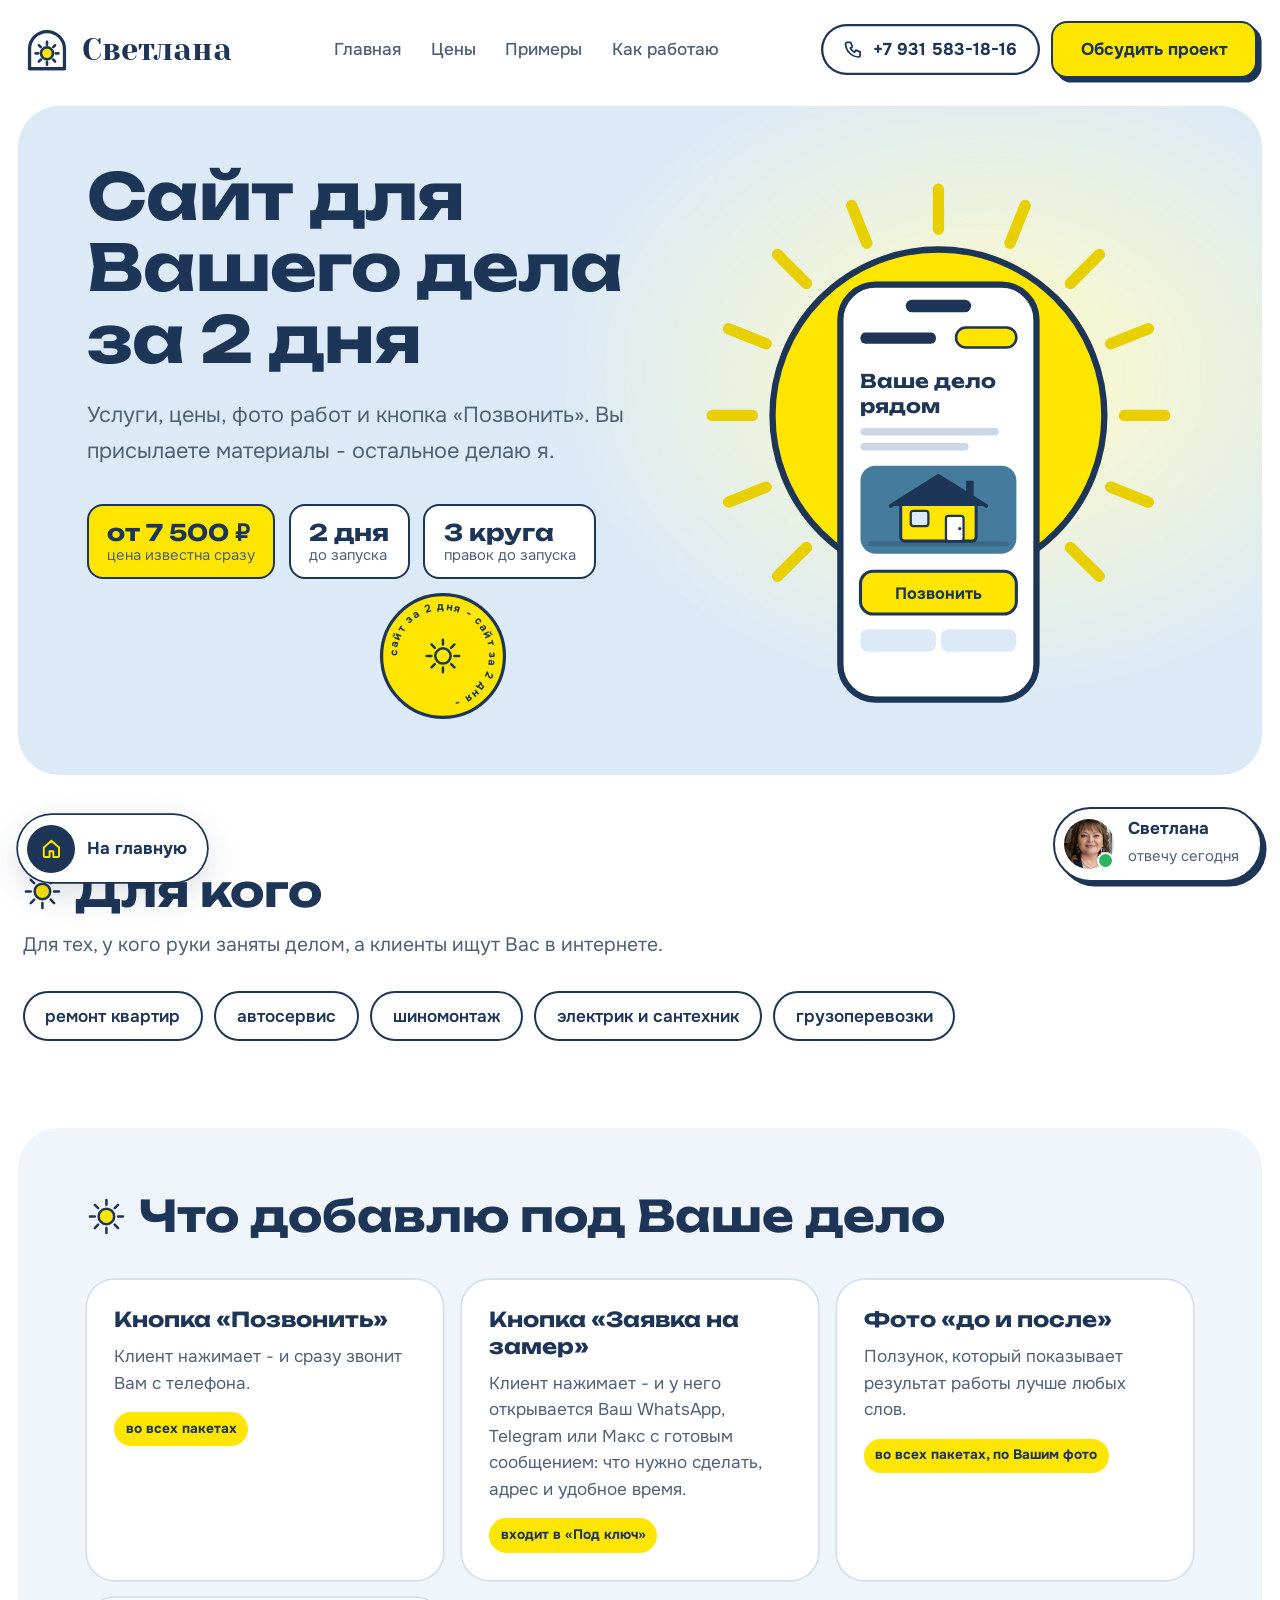
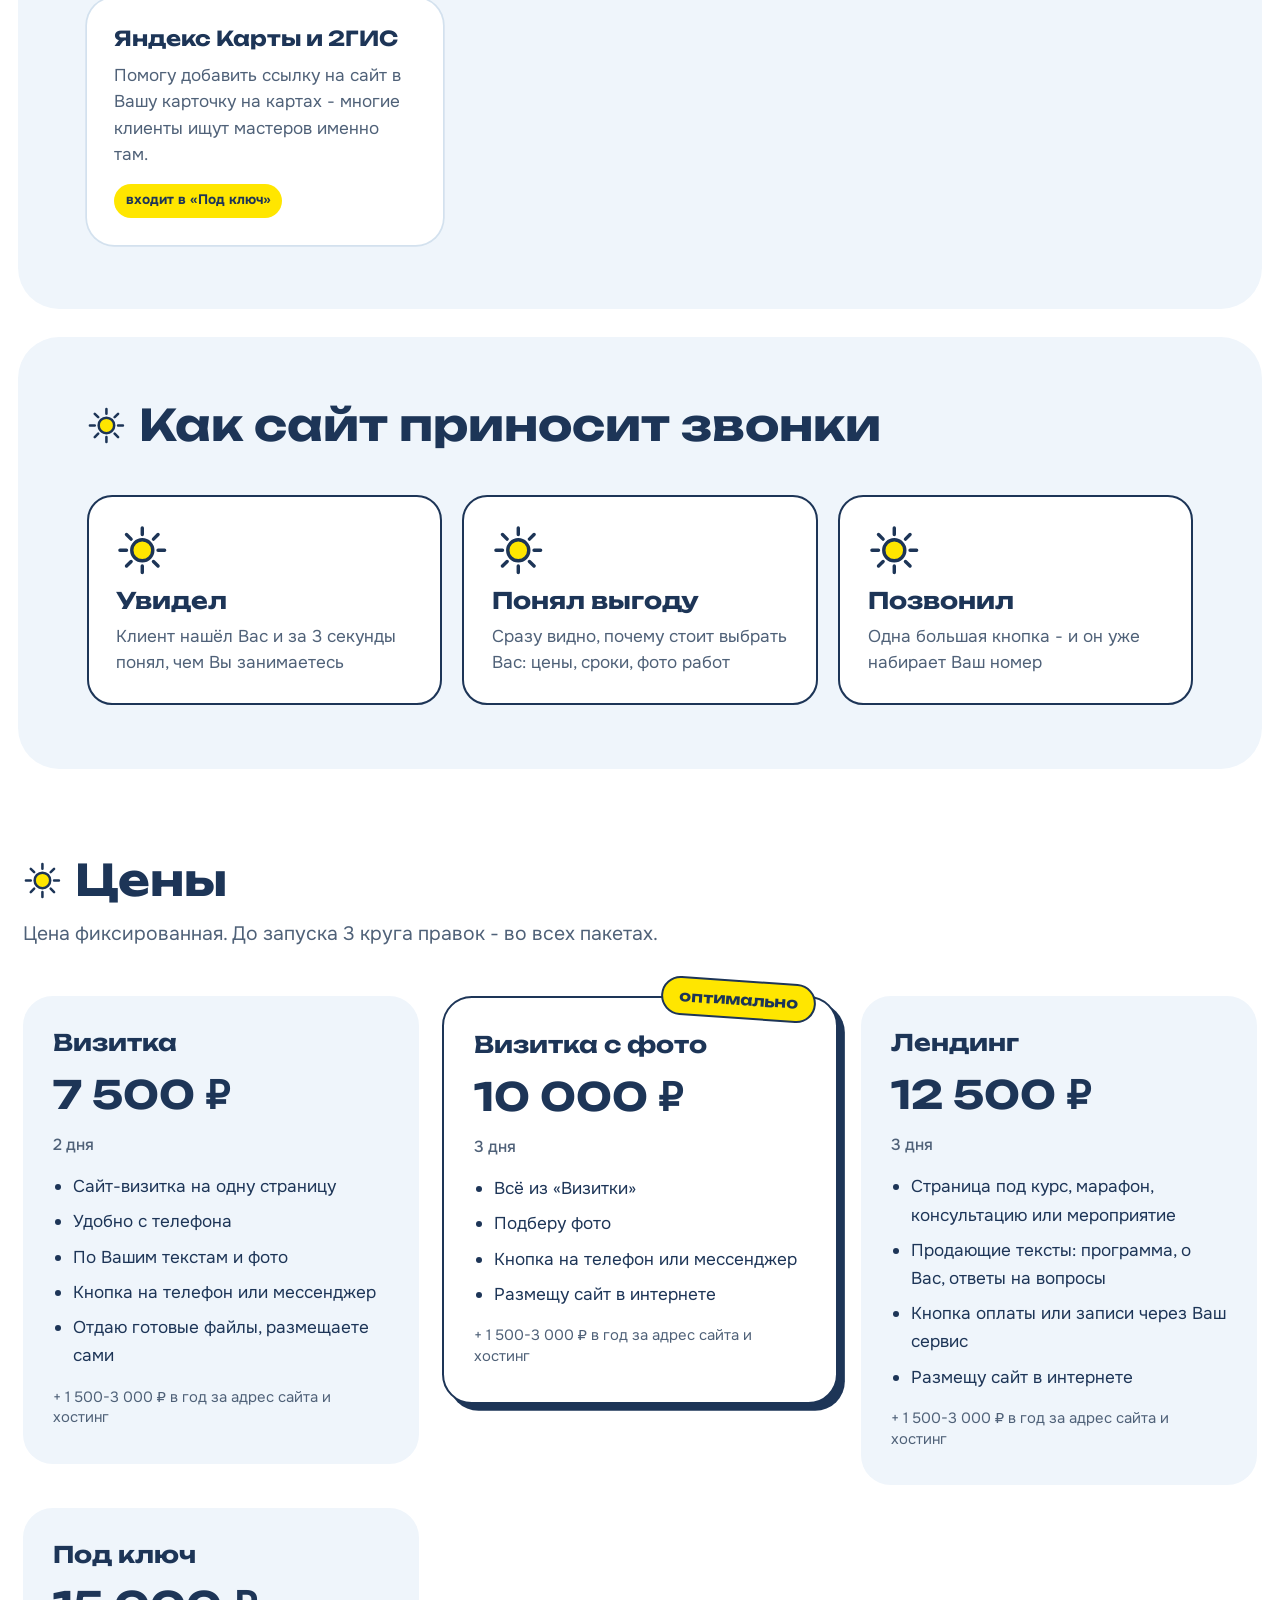
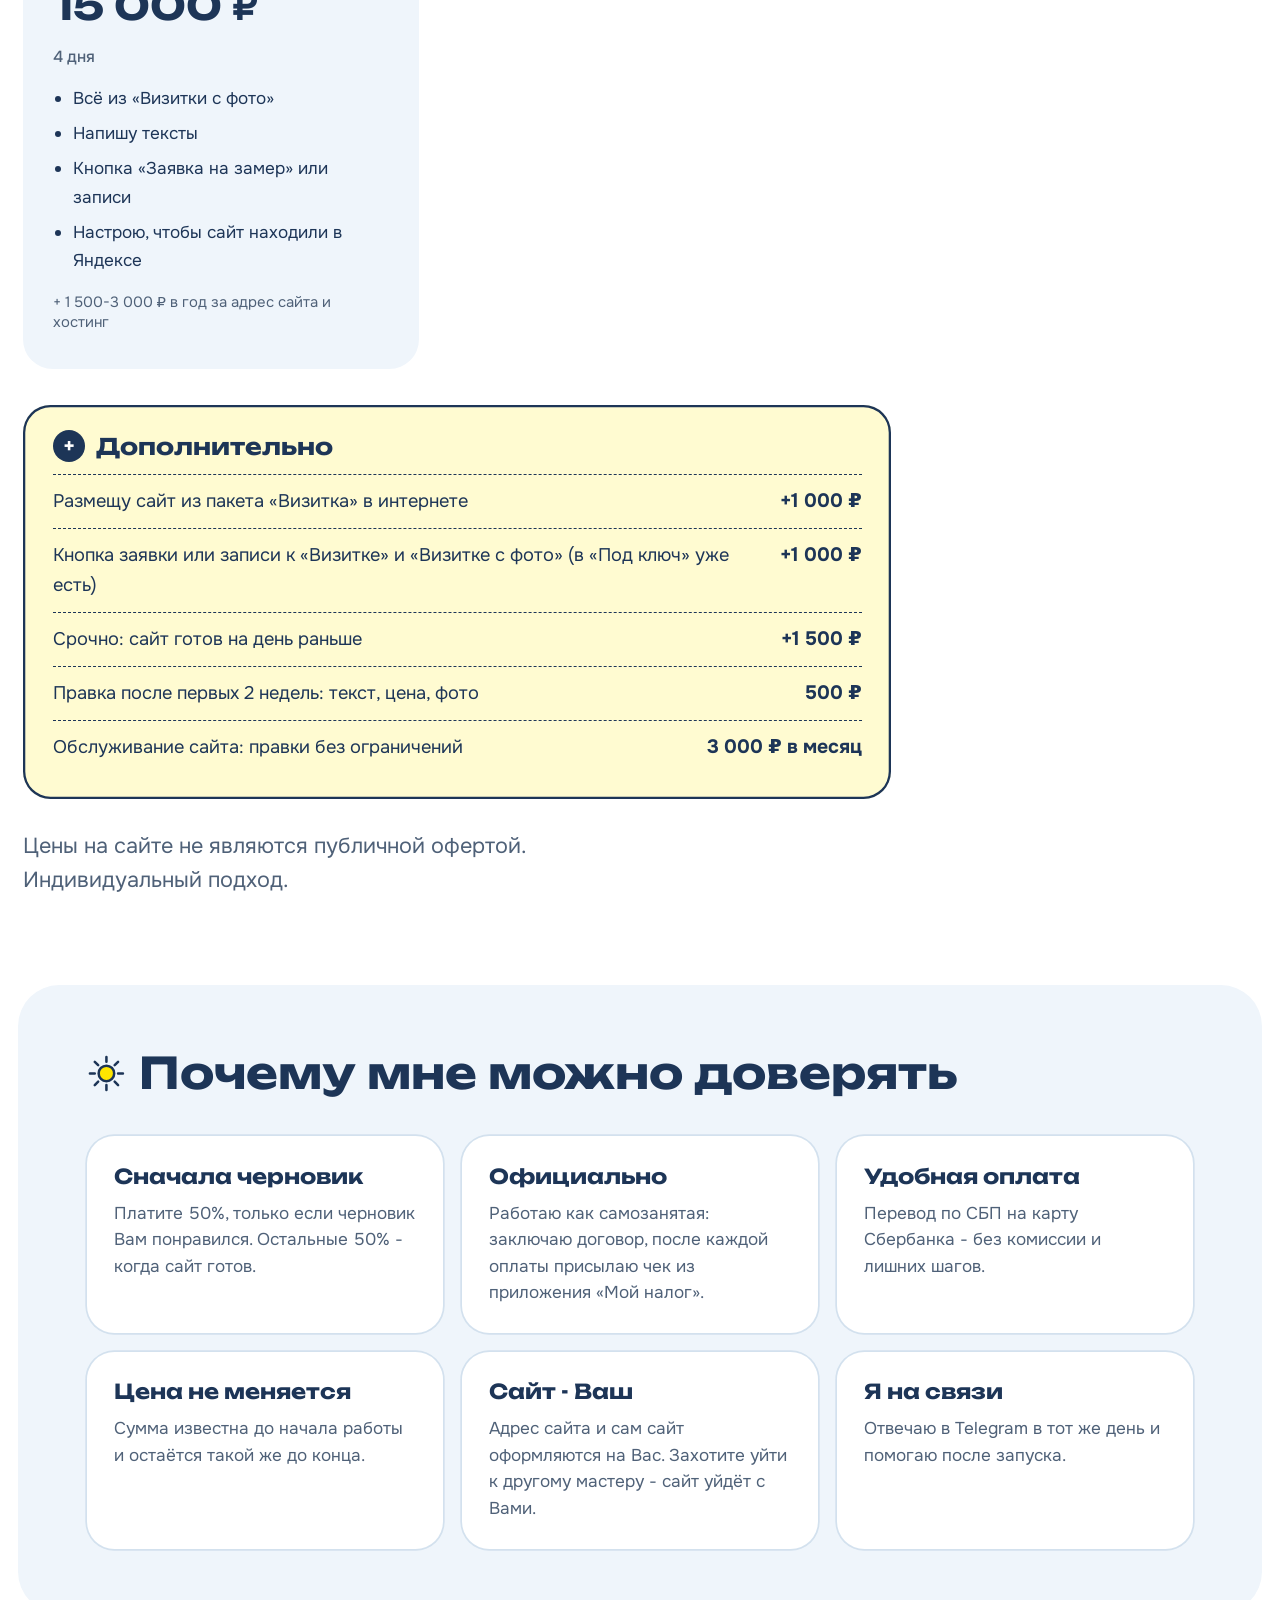
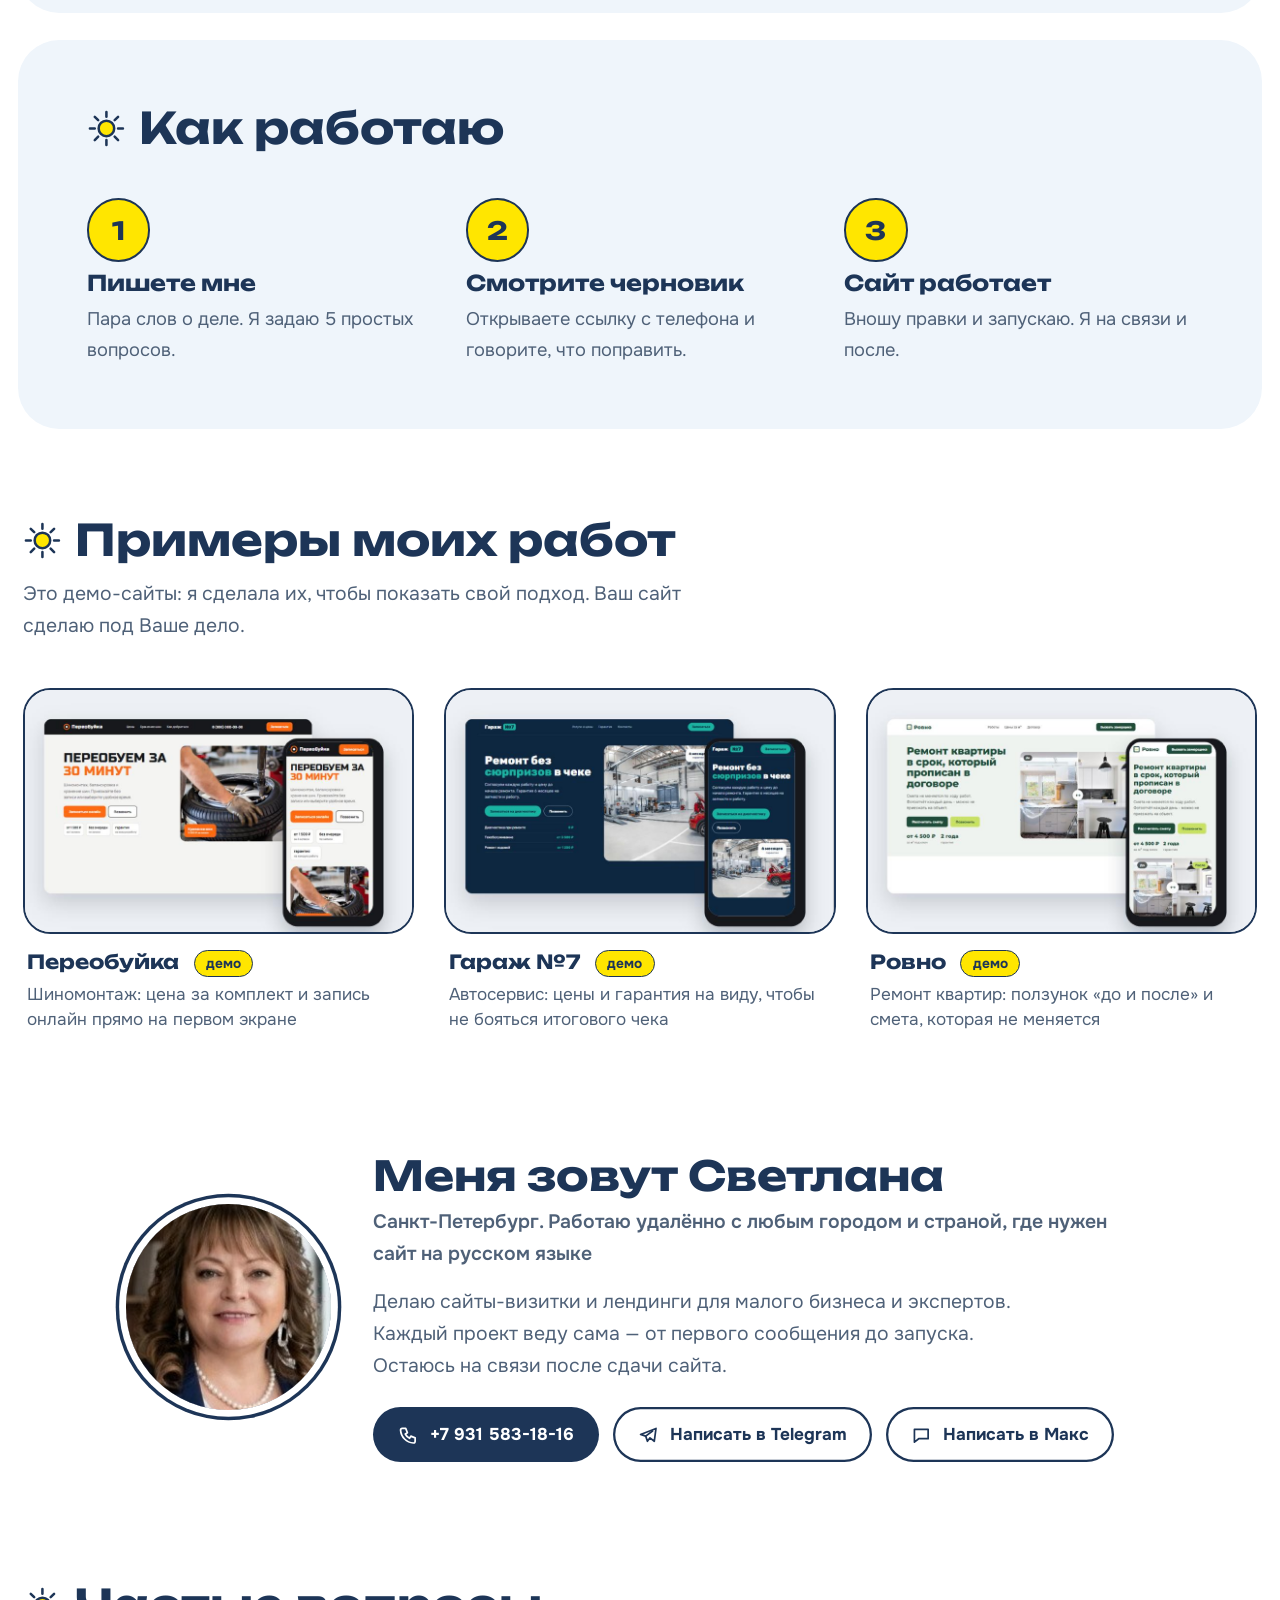
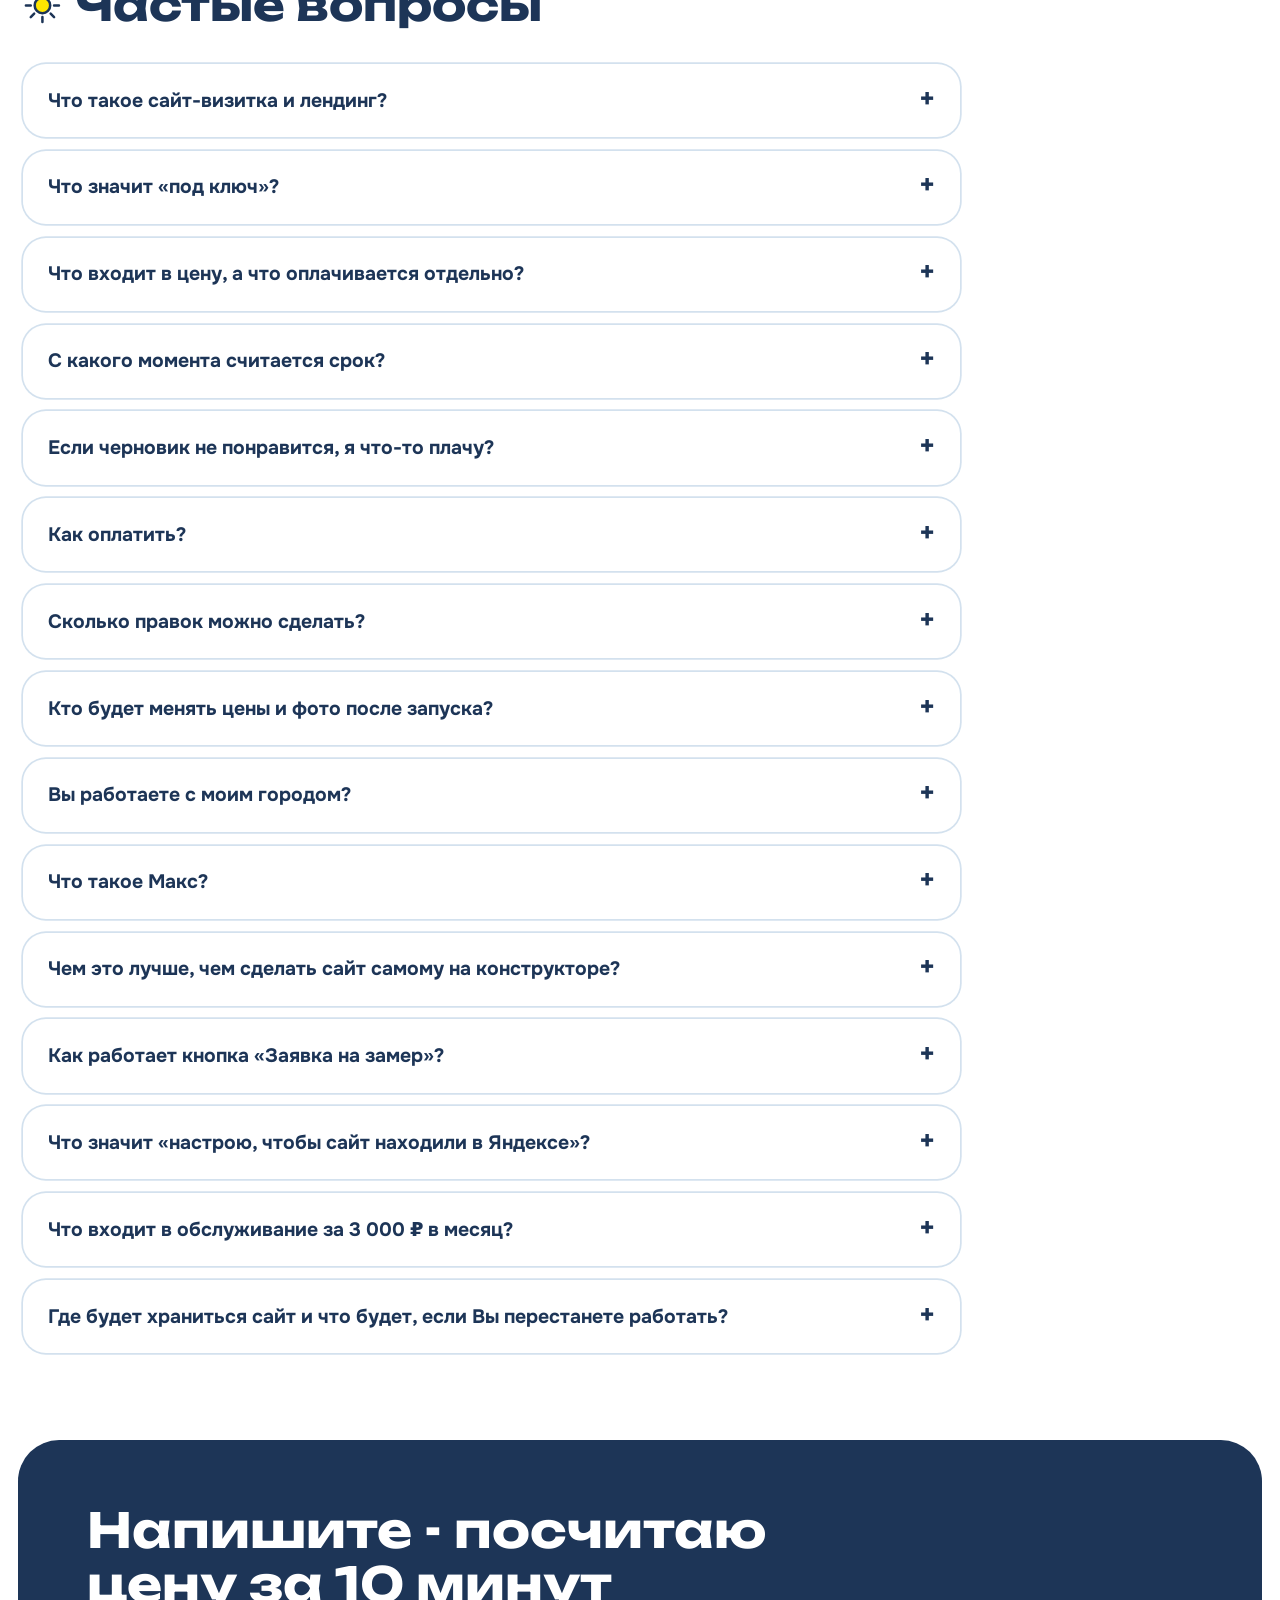
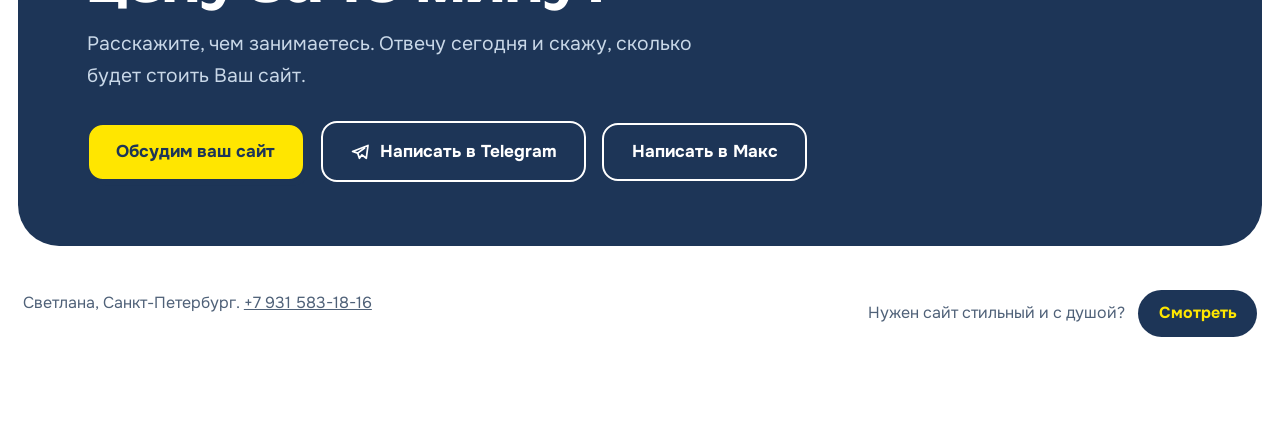
<file: solnechnoe.html>
<!doctype html>
<html lang="ru">
<meta charset="utf-8">
<meta name="viewport" content="width=device-width, initial-scale=1, viewport-fit=cover">
<title>Светлана - сайты для малого бизнеса и экспертов</title>
<meta name="claude:viewport-fit-sides" content="cover">
<link rel="stylesheet" href="fonts.css">
<style>
/* Макет: страница для занятых владельцев - белый фон, голубые панели, жёлтый как сигнал «нажми», солнце из логотипа встаёт за телефоном с сайтом, телефон виден целиком */
:root{
  --ink:#1D3557; --sun:#FFE600; --sun-dark:#E8D000; --sky:#DCEAF7; --river:#457B9D; --panel:#EFF5FB; --bg:#FFFFFF;
  --muted:#4F6178; --line:#D3E1EE;
  --f-head:"Unbounded", "Arial Black", sans-serif; --f-text:"Onest", "Segoe UI", system-ui, sans-serif; --f-name:"Yeseva One", Georgia, serif;
}
*{box-sizing:border-box}
body{margin:0;background:var(--bg);color:var(--ink);font:400 17px/1.65 var(--f-text)}
h1,h2,h3{text-wrap:balance;margin:0;font-family:var(--f-head);line-height:1.12}
p{margin:0}
a{color:inherit}
:focus-visible{outline:3px solid var(--river);outline-offset:3px}

.in{max-width:1120px;margin:0 auto;padding-left:max(20px, env(safe-area-inset-left, 0px));padding-right:max(20px, env(safe-area-inset-right, 0px))}
section{padding-block:64px}
.panel-sec{padding:12px max(16px, env(safe-area-inset-right, 0px)) 12px max(16px, env(safe-area-inset-left, 0px))}
.panel-sec > .in{background:var(--panel);border-radius:36px;padding:56px clamp(20px,5vw,60px)}
.sec-title{font-size:clamp(26px,3.4vw,38px);font-weight:700;margin-bottom:12px;display:flex;align-items:center;gap:12px}
.sec-title .sn{width:34px;height:34px;flex:none}
.sec-lead{color:var(--muted);max-width:54ch}

/* шапка */
header.top{padding-block:18px}
.top .in{display:flex;align-items:center;justify-content:space-between;gap:16px;flex-wrap:wrap}
.logo{display:flex;align-items:center;gap:10px;text-decoration:none}
.logo span{font:400 27px var(--f-name)}
nav.menu{display:flex;gap:26px;font-size:15px;font-weight:500;color:var(--muted)}
nav.menu a{text-decoration:none}
nav.menu a:hover{color:var(--ink)}
.top-actions{display:flex;align-items:center;gap:10px}
.icon-btn{width:50px;height:50px;border-radius:50%;background:var(--panel);display:grid;place-items:center;border:2px solid var(--ink)}
.icon-btn svg{width:22px;height:22px}

/* кнопки */
.btn{display:inline-flex;align-items:center;justify-content:center;gap:8px;font:700 15px/1 var(--f-text);padding:16px 24px;border-radius:14px;text-decoration:none;border:2px solid var(--ink);transition:transform .12s,box-shadow .12s}
.btn.main{background:var(--sun);color:var(--ink);box-shadow:4px 4px 0 var(--ink)}
.btn.main:hover{transform:translate(2px,2px);box-shadow:2px 2px 0 var(--ink)}
.btn.ghost{background:#fff}
.btn svg{width:18px;height:18px}
.row{display:flex;gap:14px;flex-wrap:wrap;align-items:center}

/* первый экран */
.hero{padding:6px max(16px, env(safe-area-inset-right, 0px)) 16px max(16px, env(safe-area-inset-left, 0px))}
.hero > .in{background:radial-gradient(ellipse 50% 70% at 78% 40%, #FFFBC4, transparent 70%), var(--sky);border-radius:36px;padding:48px clamp(20px,5vw,60px);overflow:hidden;
  display:grid;grid-template-columns:1.1fr 1fr;gap:32px;align-items:center}
.hero-text{padding-bottom:0}
.hero h1{font-size:clamp(34px,4.6vw,56px);font-weight:700;letter-spacing:-.01em}
.hero .lead{font-size:19px;color:var(--muted);max-width:42ch;margin:20px 0 30px}
.facts{display:flex;flex-wrap:wrap;align-items:flex-start;gap:12px}
.fact{background:#fff;border:2px solid var(--ink);border-radius:14px;padding:10px 16px;display:grid;line-height:1.25}
.fact b{font:700 20px var(--f-head)}
.fact span{font-size:13px;color:var(--muted)}
.fact.price{background:var(--sun)}
.seal-link{display:block;border-radius:50%;flex:none;transition:transform .2s}
.facts-right{display:grid;grid-template-columns:auto auto;gap:12px;justify-content:start}
.facts-right .seal-link{grid-column:1 / -1;justify-self:center}
.seal-link:hover{transform:scale(1.06) rotate(-4deg)}
.seal{width:112px;height:112px;display:block}
.seal .ring{transform-origin:100px 100px;animation:spin 20s linear infinite}
@keyframes spin{to{transform:rotate(360deg)}}

.visual{position:relative;align-self:center;justify-self:center;width:100%;max-width:440px}
.visual svg.scene{display:block;width:100%;height:auto}
.scene .rays{transform-origin:200px 200px;transform-box:view-box;animation:spin 40s linear infinite}
.scene .phone-g{animation:rise 1.2s cubic-bezier(.2,.8,.2,1) both}
@keyframes rise{from{transform:translateY(30px);opacity:0}to{transform:none;opacity:1}}

/* для кого */
.chips{display:flex;flex-wrap:wrap;gap:10px;margin-top:26px}
.chips span{border:2px solid var(--ink);border-radius:999px;padding:8px 18px;font-size:15px;font-weight:600;background:#fff}

/* как сайт приносит звонки */
.path{display:grid;grid-template-columns:repeat(3,minmax(0,1fr));gap:18px;margin-top:40px}
.path div{background:#fff;border:2px solid var(--ink);border-radius:22px;padding:24px;display:grid;gap:8px;align-content:start}
.path svg{width:46px;height:46px}
.path b{font:700 20px var(--f-head)}
.path span{color:var(--muted);font-size:15px;line-height:1.5}

/* цены */
.plans{display:grid;grid-template-columns:repeat(auto-fit,minmax(min(100%,270px),1fr));gap:20px;margin-top:40px;align-items:start}
.plan{position:relative;background:var(--panel);border-radius:26px;padding:30px 26px;display:grid;gap:12px}
.plan.pick{background:#fff;border:2px solid var(--ink);box-shadow:6px 6px 0 var(--ink)}
.plan h3{font-size:20px;font-weight:700}
.plan .price{font:700 34px var(--f-head)}
.plan .when{font-size:14px;color:var(--muted);font-weight:500}
.plan ul{margin:0;padding-left:18px;display:grid;gap:6px;font-size:15px}
.sticker{position:absolute;top:-16px;right:18px;background:var(--sun);border:2px solid var(--ink);border-radius:999px;padding:7px 14px;font:700 13px var(--f-head);transform:rotate(4deg)}
.plans-foot{margin-top:24px;color:var(--muted);font-size:15px}

/* шаги */
.steps{display:grid;grid-template-columns:repeat(auto-fit,minmax(min(100%,250px),1fr));gap:26px;margin-top:40px;counter-reset:s}
.step{display:grid;gap:8px;align-content:start}
.step::before{counter-increment:s;content:counter(s);width:52px;height:52px;border-radius:50%;background:var(--sun);border:2px solid var(--ink);display:grid;place-items:center;font:700 22px var(--f-head)}
.step h3{font-size:19px;font-weight:700}
.step p{color:var(--muted);font-size:16px}

/* примеры */
.works{display:grid;grid-template-columns:repeat(auto-fit,minmax(min(100%,300px),1fr));gap:26px;margin-top:40px}
.work{margin:0;display:grid;gap:14px;align-content:start}
.shot{border-radius:24px;overflow:hidden;border:2px solid var(--ink);background:var(--panel)}
.shot img{display:block;width:100%;height:auto;aspect-ratio:16/10;object-fit:cover}
.work figcaption{display:grid;gap:4px;padding-inline:4px}
.work figcaption b{font:700 17px var(--f-head)}
.work figcaption span{color:var(--muted);font-size:15px;line-height:1.5}
.work figcaption b .demo{display:inline-block;vertical-align:middle;margin-left:8px;font:700 12px/1 var(--f-text);background:var(--sun);color:var(--ink);padding:5px 10px;border-radius:999px;border:1.5px solid var(--ink)}

/* отзыв */
.review{max-width:760px;margin:0 auto;text-align:center;display:grid;gap:14px;justify-items:center}
.review blockquote{margin:0;font:500 clamp(20px,2.4vw,26px)/1.45 var(--f-text)}
.review span{color:var(--muted);font-size:15px}
.mark{background:#FFF3C4;color:#5A4500;font-size:12px;padding:2px 8px;border-radius:6px;font-weight:700}

/* финал */
.final > .in{background:var(--ink);color:#fff}
.final h2{font-size:clamp(28px,3.8vw,42px);font-weight:700;margin-bottom:14px}
.final p{color:#C9D8E8;max-width:48ch;margin-bottom:26px}
.final .btn.ghost{background:transparent;color:#fff;border-color:#fff}

footer{padding-block:26px;font-size:14px;color:var(--muted)}
footer .in{display:flex;justify-content:space-between;gap:12px;flex-wrap:wrap}
footer .in a[href^="tel:"]{white-space:nowrap}
@media (max-width:600px){footer .in a[href^="tel:"]{display:block}}

/* живая плашка */
.chat{position:fixed;z-index:15;right:max(16px, calc(env(safe-area-inset-right, 0px) + 16px));bottom:max(16px, calc(env(safe-area-inset-bottom, 0px) + 16px));
  display:flex;align-items:center;gap:12px;background:#fff;text-decoration:none;border-radius:999px;padding:8px 18px 8px 8px;border:2px solid var(--ink);box-shadow:4px 4px 0 var(--ink)}
.chat .av{width:44px;height:44px;border-radius:50%;background:var(--sky);display:grid;place-items:center;position:relative}
.chat .av::after{content:"";position:absolute;right:0;bottom:0;width:12px;height:12px;border-radius:50%;background:#2DB55D;border:2px solid #fff}
.chat b{display:block;font:700 15px/1.2 var(--f-text)}
.chat small{color:var(--muted);font-size:13px}

@media (max-width:820px){
  .hero > .in{grid-template-columns:1fr;padding-top:36px}
  .hero-text{padding-bottom:0}
  nav.menu{display:none}
  section{padding-block:48px}
  .path{grid-template-columns:1fr}
  .chat{padding-right:8px}
  .chat .txt{display:none}
}
@media (max-width:480px){.top-btn{padding:12px 14px;font-size:14px}.icon-btn{width:44px;height:44px}.seal{width:96px;height:96px}}
@media (prefers-reduced-motion:reduce){.seal .ring,.scene .rays,.scene .phone-g{animation:none}.btn,.seal-link{transition:none}}
.cross{font-weight:700;color:inherit;text-decoration-thickness:2px;text-underline-offset:4px}
footer{padding-bottom:96px}
/* блоки после прожарки: что умею, доверие, частые вопросы */
.cards4{display:grid;grid-template-columns:repeat(auto-fit,minmax(min(100%,240px),1fr));gap:16px;margin-top:34px}
.card4{background:#FFFFFF;border-radius:24px;padding:24px;display:grid;gap:8px;align-content:start;box-shadow:0 0 0 1.5px var(--line, #E1E5EB)}
.card4 b{font:700 18px/1.3 var(--f-head)}
.card4 span{color:var(--muted);font-size:15px;line-height:1.55}
.faq{margin-top:30px;display:grid;gap:12px;max-width:820px}
.faq details{background:#FFFFFF;border-radius:20px;padding:18px 22px;box-shadow:0 0 0 1.5px var(--line, #E1E5EB)}
.faq summary{cursor:pointer;font-weight:700;font-size:17px;list-style:none;display:flex;justify-content:space-between;gap:16px}
.faq summary::-webkit-details-marker{display:none}
.faq summary::after{content:"+";font-size:24px;line-height:1;transition:transform .2s}
.faq details[open] summary::after{transform:rotate(45deg)}
.faq p{margin-top:10px;color:var(--muted);font-size:16px;line-height:1.6}
.legal{margin:26px 0 0;font-size:clamp(16px,1.5vw,19px);line-height:1.6;color:var(--muted)}
/* обо мне и телефон */
.me-sec{padding-block:40px}
.me{display:grid;grid-template-columns:auto 1fr;gap:36px;align-items:center;max-width:900px;margin:0 auto}
.me img{width:180px;height:180px;border-radius:50%;object-fit:cover;display:block;box-shadow:0 0 0 6px #FFFFFF,0 0 0 9px var(--me-ring, #1D3557)}
.me h2{font:700 clamp(26px,3vw,36px)/1.15 var(--f-head);margin:0}
.me .city{margin-top:6px;font-weight:600;color:var(--muted)}
.me .txt{margin-top:14px;max-width:52ch;color:var(--muted)}
.me-actions{display:flex;flex-wrap:wrap;gap:12px;margin-top:22px}
.call-btn,.tg-btn{display:inline-flex;align-items:center;gap:10px;font:700 15px/1 var(--f-text);padding:15px 22px;border-radius:999px;text-decoration:none}
.call-btn{background:var(--me-call, #1D3557);color:#FFFFFF}
.tg-btn{background:#FFFFFF;color:inherit;box-shadow:inset 0 0 0 2px currentColor}
.call-btn svg,.tg-btn svg{width:18px;height:18px}
.chat .av img{width:100%;height:100%;border-radius:50%;object-fit:cover}
@media (max-width:640px){.me{grid-template-columns:1fr;justify-items:center;text-align:center}.me-actions{justify-content:center}.me img{width:150px;height:150px}}
.nw{white-space:nowrap}
.plans-foot + .plans-foot{margin-top:6px}
.extras{--ex-bg:#FFFBD1;--ex-line:#1D3557;--ex-price:#1D3557;margin-top:32px;max-width:760px;border-radius:24px;padding:22px 26px;background:var(--ex-bg);box-shadow:inset 0 0 0 2px var(--ex-line)}
.extras-t{font:700 20px/1.2 var(--f-head);margin:0 0 10px;display:flex;align-items:center;gap:10px}
.extras-t::before{content:"+";display:grid;place-items:center;width:28px;height:28px;border-radius:50%;background:var(--ex-line);color:#FFFFFF;font:700 18px/1 var(--f-text)}
.ex{display:flex;justify-content:space-between;align-items:baseline;gap:18px;padding:10px 0;border-top:1px dashed var(--ex-line)}
.ex span{color:var(--ink);font-size:16px}
.ex b{font:700 17px var(--f-text);color:var(--ex-price);text-align:right}
@media (max-width:560px){.ex{flex-direction:column;gap:2px}.ex b{text-align:left}}
/* переход на соседнюю страницу и кнопка «На главную» */
.cross-btn,.home-btn{--home-bg:#1D3557;--home-fg:#FFE600}
.cross-btn{display:inline-flex;align-items:center;margin-left:8px;padding:9px 18px;border-radius:999px;background:var(--home-bg);color:var(--home-fg);font-weight:700;text-decoration:none}
.cross-btn:hover{filter:brightness(1.08)}
.home-btn{position:fixed;z-index:15;left:max(16px, calc(env(safe-area-inset-left, 0px) + 16px));bottom:max(16px, calc(env(safe-area-inset-bottom, 0px) + 16px));
  display:flex;align-items:center;gap:10px;background:#FFFFFF;color:var(--ink);text-decoration:none;border-radius:999px;padding:8px 18px 8px 8px;font-weight:700;font-size:15px;
  box-shadow:0 10px 30px rgba(27,42,65,.16),0 0 0 1.5px var(--home-bg)}
.home-btn i{width:42px;height:42px;border-radius:50%;background:var(--home-bg);display:grid;place-items:center}
.home-btn svg{width:20px;height:20px;color:var(--home-fg)}
@media (max-width:820px){.home-btn{padding-right:8px}.home-btn span{display:none}}
.phone-top{display:inline-flex;align-items:center;gap:8px;font-weight:700;font-size:15px;line-height:1;text-decoration:none;white-space:nowrap;color:inherit;padding:13px 20px;border-radius:999px;box-shadow:inset 0 0 0 2px currentColor;background:#FFFFFF}
.phone-top svg{width:18px;height:18px;flex:none}
.phone-top:hover{background:#F1F4F8}
@media (max-width:700px){.phone-top span{display:none}.phone-top{padding:12px}}
@media (max-width:480px){header .in{flex-wrap:nowrap;gap:10px}.logo span{font-size:21px}.logo svg{width:34px;height:34px}.top-actions{gap:8px}.top-actions .top-btn{padding:11px 13px;font-size:13px}.phone-top{padding:11px}}
.card4 .inc{--inc-bg:#FFE600;--inc-fg:#1D3557;justify-self:start;margin-top:6px;font-style:normal;font-size:12px;font-weight:700;padding:5px 10px;border-radius:999px;background:var(--inc-bg);color:var(--inc-fg)}
.plan .host{margin:4px 0 0;font-size:13px;line-height:1.4;color:var(--muted)}

.page-scale{width:100%;max-width:1120px;margin:0 auto}
html,body{overflow-x:hidden}
</style>

<svg width="0" height="0" style="position:absolute" aria-hidden="true">
  <symbol id="sunlogo" viewBox="0 0 44 44"><path d="M6 40V22a16 16 0 0 1 32 0v18z" fill="#FFFFFF" stroke="#1D3557" stroke-width="3" stroke-linejoin="round"/><path d="M30 26h2.5M27.66 20.34l1.76-1.76M22 18v-2.5M16.34 20.34l-1.76-1.76M14 26h-2.5M16.34 31.66l-1.76 1.76M22 34v2.5M27.66 31.66l1.76 1.76" stroke="#1D3557" stroke-width="2.4" stroke-linecap="round"/><circle cx="22" cy="26" r="5.5" fill="#FFE600" stroke="#1D3557" stroke-width="2.4"/><path d="M6 40h32" stroke="#1D3557" stroke-width="3" stroke-linecap="round"/></symbol>
  <symbol id="sun" viewBox="0 0 40 40"><g stroke="#1D3557" stroke-width="2.6" stroke-linecap="round"><path d="M20 3v5M20 32v5M3 20h5M32 20h5M8 8l3.5 3.5M28.5 28.5L32 32M8 32l3.5-3.5M28.5 11.5L32 8"/></g><circle cx="20" cy="20" r="8" fill="#FFE600" stroke="#1D3557" stroke-width="2.6"/></symbol>
  <symbol id="tg" viewBox="0 0 24 24"><path d="M21 4 3 11l6 2 2 6 3-4 5 4z" fill="none" stroke="currentColor" stroke-width="2" stroke-linejoin="round"/><path d="m9 13 8-6" stroke="currentColor" stroke-width="2" stroke-linecap="round"/></symbol>
  <symbol id="chat" viewBox="0 0 24 24"><path d="M4 19l1.3-3.9A8 8 0 1 1 8.6 18z" fill="none" stroke="currentColor" stroke-width="2" stroke-linejoin="round"/></symbol>
</svg>
<body>
<div class="page-scale">
<main>
  <header class="top">
    <div class="in">
      <a class="logo" href="index.html"><svg width="42" height="42" aria-hidden="true"><use href="#sunlogo"/></svg><span>Светлана</span></a>
      <nav class="menu" aria-label="Разделы"><a href="index.html">Главная</a><a href="#plans">Цены</a><a href="#works">Примеры</a><a href="#steps">Как работаю</a></nav>
      <div class="top-actions">
        <a class="phone-top" href="tel:+79315831816" aria-label="Позвонить: +7 931 583-18-16"><svg viewBox="0 0 24 24" aria-hidden="true"><path d="M5 4h4l2 5-2.5 1.5a11 11 0 0 0 5 5L15 13l5 2v4a2 2 0 0 1-2 2A16 16 0 0 1 3 6a2 2 0 0 1 2-2" fill="none" stroke="currentColor" stroke-width="2" stroke-linejoin="round"/></svg><span>+7 931 583-18-16</span></a>
        <a class="btn main top-btn" href="https://t.me/Website_bystro" target="_blank" rel="noopener">Обсудить проект</a>
      </div>
    </div>
  </header>

  <section class="hero">
    <div class="in">
      <div class="hero-text">
        <h1>Сайт для Вашего дела за 2 дня</h1>
        <p class="lead">Услуги, цены, фото работ и кнопка «Позвонить». Вы присылаете материалы - остальное делаю я.</p>
        <div class="facts">
          <div class="fact price"><b>от 7&nbsp;500&nbsp;₽</b><span>цена известна сразу</span></div>
          <div class="facts-right">
            <div class="fact"><b>2 дня</b><span>до запуска</span></div>
            <div class="fact"><b>3&nbsp;круга</b><span>правок до запуска</span></div>
            <a class="seal-link" href="https://t.me/Website_bystro" target="_blank" rel="noopener" aria-label="Обсудить сайт в Telegram">
            <svg class="seal" viewBox="0 0 200 200" aria-hidden="true">
              <defs><path id="circ" d="M100 100m-72 0a72 72 0 1 1 144 0a72 72 0 1 1-144 0"/></defs>
              <circle cx="100" cy="100" r="96" fill="#FFE600" stroke="#1D3557" stroke-width="5"/>
              <g class="ring"><text font-family="Onest, sans-serif" font-size="17" font-weight="700" letter-spacing="2.4" fill="#1D3557"><textPath href="#circ">сайт за 2 дня - сайт за 2 дня -</textPath></text></g>
              <g transform="translate(70 70) scale(1.36)"><use href="#sun" width="44" height="44"/></g>
            </svg>
          </a>
          </div>
        </div>
      </div>

      <div class="visual">
        <svg class="scene" viewBox="0 0 400 440" role="img" aria-label="Солнце встаёт за телефоном, на экране готовый сайт автосервиса">
          <g class="rays" stroke="#E8D000" stroke-width="9" stroke-linecap="round">
            <path d="M200 52v-32M200 348v32M52 200h-32M348 200h32M95 95L72 72M305 305l23 23M95 305l-23 23M305 95l23-23M143 63l-12-30M257 337l12 30M63 257l-30 12M337 143l30-12M257 63l12-30M143 337l-12 30M63 143l-30-12M337 257l30 12"/>
          </g>
          <circle cx="200" cy="200" r="132" fill="#FFE600" stroke="#1D3557" stroke-width="5"/>
          <circle cx="160" cy="150" r="34" fill="#FFF68F" opacity=".7"/>
          <g class="phone-g">
            <rect x="122" y="96" width="156" height="330" rx="28" fill="#FFFFFF" stroke="#1D3557" stroke-width="5"/>
            <rect x="174" y="108" width="52" height="10" rx="5" fill="#1D3557"/>
            <rect x="138" y="134" width="60" height="9" rx="4" fill="#1D3557"/>
            <rect x="214" y="130" width="48" height="16" rx="8" fill="#FFE600" stroke="#1D3557" stroke-width="2"/>
            <text x="138" y="178" font-family="Unbounded, sans-serif" font-weight="700" font-size="15" fill="#1D3557">Ваше дело</text>
            <text x="138" y="198" font-family="Unbounded, sans-serif" font-weight="700" font-size="15" fill="#1D3557">рядом</text>
            <rect x="138" y="210" width="110" height="6" rx="3" fill="#C9D7E6"/>
            <rect x="138" y="222" width="86" height="6" rx="3" fill="#C9D7E6"/>
            <rect x="138" y="240" width="124" height="70" rx="12" fill="#457B9D"/>
            <rect x="144" y="300" width="112" height="4" rx="2" fill="#1D3557" opacity=".25"/>
            <path d="M162 272L200 248L238 272" fill="none" stroke="#1D3557" stroke-width="3" stroke-linecap="round" stroke-linejoin="round"/>
            <rect x="170" y="268" width="60" height="32" rx="3" fill="#FFE600" stroke="#1D3557" stroke-width="2.4"/>
            <path d="M162 272L200 248L238 272Z" fill="#1D3557"/>
            <rect x="178" y="276" width="14" height="12" rx="2" fill="#DCEAF7" stroke="#1D3557" stroke-width="1.8"/>
            <rect x="206" y="280" width="14" height="20" rx="2" fill="#FFFFFF" stroke="#1D3557" stroke-width="1.8"/>
            <circle cx="217" cy="290" r="1.3" fill="#1D3557"/>
            <rect x="222" y="252" width="6" height="12" fill="#1D3557"/>
            <rect x="138" y="324" width="124" height="34" rx="10" fill="#FFE600" stroke="#1D3557" stroke-width="2.5"/>
            <text x="200" y="346" text-anchor="middle" font-family="Onest, sans-serif" font-weight="700" font-size="13" fill="#1D3557">Позвонить</text>
            <rect x="138" y="370" width="60" height="18" rx="6" fill="#DCEAF7"/><rect x="202" y="370" width="60" height="18" rx="6" fill="#DCEAF7"/>
          </g>
        </svg>
      </div>
    </div>
  </section>

  <section>
    <div class="in">
      <h2 class="sec-title"><svg class="sn" aria-hidden="true"><use href="#sun"/></svg>Для кого</h2>
      <p class="sec-lead">Для тех, у кого руки заняты делом, а клиенты ищут Вас в интернете.</p>
      <div class="chips"><span>ремонт квартир</span><span>автосервис</span><span>шиномонтаж</span><span>электрик и сантехник</span><span>грузоперевозки</span></div>
    </div>
  </section>

  <section class="panel-sec">
    <div class="in">
      <h2 class="sec-title"><svg class="sn" aria-hidden="true"><use href="#sun"/></svg>Что добавлю под Ваше дело</h2>
      <div class="cards4">
        <div class="card4"><b>Кнопка «Позвонить»</b><span>Клиент нажимает - и сразу звонит Вам с телефона.</span><em class="inc">во всех пакетах</em></div>
        <div class="card4"><b>Кнопка «Заявка на замер»</b><span>Клиент нажимает - и у него открывается Ваш WhatsApp, Telegram или Макс с готовым сообщением: что нужно сделать, адрес и удобное время.</span><em class="inc">входит в «Под ключ»</em></div>
        <div class="card4"><b>Фото «до и после»</b><span>Ползунок, который показывает результат работы лучше любых слов.</span><em class="inc">во всех пакетах, по Вашим фото</em></div>
        <div class="card4"><b>Яндекс Карты и 2ГИС</b><span>Помогу добавить ссылку на сайт в Вашу карточку на картах - многие клиенты ищут мастеров именно там.</span><em class="inc">входит в «Под ключ»</em></div>
      </div>
    </div>
  </section>

  <section class="panel-sec">
    <div class="in">
      <h2 class="sec-title"><svg class="sn" aria-hidden="true"><use href="#sun"/></svg>Как сайт приносит звонки</h2>
      <div class="path">
        <div><svg aria-hidden="true"><use href="#sun"/></svg><b>Увидел</b><span>Клиент нашёл Вас и за 3 секунды понял, чем Вы занимаетесь</span></div>
        <div><svg aria-hidden="true"><use href="#sun"/></svg><b>Понял выгоду</b><span>Сразу видно, почему стоит выбрать Вас: цены, сроки, фото работ</span></div>
        <div><svg aria-hidden="true"><use href="#sun"/></svg><b>Позвонил</b><span>Одна большая кнопка - и он уже набирает Ваш номер</span></div>
      </div>
    </div>
  </section>

  <section id="plans">
    <div class="in">
      <h2 class="sec-title"><svg class="sn" aria-hidden="true"><use href="#sun"/></svg>Цены</h2>
      <p class="sec-lead">Цена фиксированная. До запуска 3&nbsp;круга правок - во всех пакетах.</p>
      <div class="plans">
        <div class="plan">
          <h3>Визитка</h3><span class="price">7&nbsp;500&nbsp;₽</span><span class="when">2 дня</span>
          <ul><li>Сайт-визитка на одну страницу</li><li>Удобно с телефона</li><li>По Вашим текстам и фото</li><li>Кнопка на телефон или мессенджер</li><li>Отдаю готовые файлы, размещаете сами</li></ul>
          <p class="host">+ 1&nbsp;500-3&nbsp;000&nbsp;₽ в год за адрес сайта и хостинг</p>
        </div>
        <div class="plan pick">
          <span class="sticker">оптимально</span>
          <h3>Визитка с фото</h3><span class="price">10&nbsp;000&nbsp;₽</span><span class="when">3 дня</span>
          <ul><li>Всё из «Визитки»</li><li>Подберу фото</li><li>Кнопка на телефон или мессенджер</li><li>Размещу сайт в интернете</li></ul>
          <p class="host">+ 1&nbsp;500-3&nbsp;000&nbsp;₽ в год за адрес сайта и хостинг</p>
        </div>
        <div class="plan">
          <h3>Лендинг</h3><span class="price">12&nbsp;500&nbsp;₽</span><span class="when">3 дня</span>
          <ul><li>Страница под курс, марафон, консультацию или мероприятие</li><li>Продающие тексты: программа, о Вас, ответы на вопросы</li><li>Кнопка оплаты или записи через Ваш сервис</li><li>Размещу сайт в интернете</li></ul>
          <p class="host">+ 1&nbsp;500-3&nbsp;000&nbsp;₽ в год за адрес сайта и хостинг</p>
        </div>
        <div class="plan">
          <h3>Под ключ</h3><span class="price">15&nbsp;000&nbsp;₽</span><span class="when">4 дня</span>
          <ul><li>Всё из «Визитки с фото»</li><li>Напишу тексты</li><li>Кнопка «Заявка на замер» или записи</li><li>Настрою, чтобы сайт находили в Яндексе</li></ul>
          <p class="host">+ 1&nbsp;500-3&nbsp;000&nbsp;₽ в год за адрес сайта и хостинг</p>
        </div>
      </div>
      <div class="extras">
        <h3 class="extras-t">Дополнительно</h3>
        <div class="ex"><span>Размещу сайт из пакета «Визитка» в интернете</span><b class="nw">+1&nbsp;000&nbsp;₽</b></div>
        <div class="ex"><span>Кнопка заявки или записи к «Визитке» и «Визитке с фото» (в «Под ключ» уже есть)</span><b class="nw">+1&nbsp;000&nbsp;₽</b></div>
        <div class="ex"><span>Срочно: сайт готов на день раньше</span><b class="nw">+1&nbsp;500&nbsp;₽</b></div>
        <div class="ex"><span>Правка после первых 2 недель: текст, цена, фото</span><b class="nw">500&nbsp;₽</b></div>
        <div class="ex"><span>Обслуживание сайта: правки без ограничений</span><b class="nw">3&nbsp;000&nbsp;₽ в месяц</b></div>
      </div>
      <p class="legal">Цены на сайте не являются публичной офертой.<br>Индивидуальный подход.</p>
    </div>
  </section>

  <section class="panel-sec">
    <div class="in">
      <h2 class="sec-title"><svg class="sn" aria-hidden="true"><use href="#sun"/></svg>Почему мне можно доверять</h2>
      <div class="cards4">
        <div class="card4"><b>Сначала черновик</b><span>Платите 50%, только если черновик Вам понравился. Остальные 50% - когда сайт готов.</span></div>
        <div class="card4"><b>Официально</b><span>Работаю как самозанятая: заключаю договор, после каждой оплаты присылаю чек из приложения «Мой налог».</span></div>
        <div class="card4"><b>Удобная оплата</b><span>Перевод по СБП на карту Сбербанка - без комиссии и лишних шагов.</span></div>
        <div class="card4"><b>Цена не меняется</b><span>Сумма известна до начала работы и остаётся такой же до конца.</span></div>
        <div class="card4"><b>Сайт - Ваш</b><span>Адрес сайта и сам сайт оформляются на Вас. Захотите уйти к другому мастеру - сайт уйдёт с Вами.</span></div>
        <div class="card4"><b>Я на связи</b><span>Отвечаю в Telegram в тот же день и помогаю после запуска.</span></div>
      </div>
    </div>
  </section>

  <section id="steps" class="panel-sec">
    <div class="in">
      <h2 class="sec-title"><svg class="sn" aria-hidden="true"><use href="#sun"/></svg>Как работаю</h2>
      <div class="steps">
        <div class="step"><h3>Пишете мне</h3><p>Пара слов о деле. Я задаю 5 простых вопросов.</p></div>
        <div class="step"><h3>Смотрите черновик</h3><p>Открываете ссылку с телефона и говорите, что поправить.</p></div>
        <div class="step"><h3>Сайт работает</h3><p>Вношу правки и запускаю. Я на связи и после.</p></div>
      </div>
    </div>
  </section>

  <section id="works">
    <div class="in">
      <h2 class="sec-title"><svg class="sn" aria-hidden="true"><use href="#sun"/></svg>Примеры моих работ</h2>
      <p class="sec-lead">Это демо-сайты: я сделала их, чтобы показать свой подход. Ваш сайт сделаю под Ваше дело.</p>
      <div class="works">
        <figure class="work"><div class="shot"><img src="[data-uri]" alt="Демо-сайт шиномонтажа Переобуйка на компьютере и телефоне" loading="lazy" width="800" height="500"></div><figcaption><b>Переобуйка <span class="demo">демо</span></b><span>Шиномонтаж: цена за комплект и запись онлайн прямо на первом экране</span></figcaption></figure>
        <figure class="work"><div class="shot"><img src="[data-uri]" alt="Демо-сайт автосервиса Гараж №7 на компьютере и телефоне" loading="lazy" width="800" height="500"></div><figcaption><b>Гараж №7 <span class="demo">демо</span></b><span>Автосервис: цены и гарантия на виду, чтобы не бояться итогового чека</span></figcaption></figure>
        <figure class="work"><div class="shot"><img src="[data-uri]" alt="Демо-сайт ремонта квартир Ровно на компьютере и телефоне" loading="lazy" width="800" height="500"></div><figcaption><b>Ровно <span class="demo">демо</span></b><span>Ремонт квартир: ползунок «до и после» и смета, которая не меняется</span></figcaption></figure>
      </div>
    </div>
  </section>

  <section class="me-sec">
    <div class="in">
      <div class="me">
        <img src="img/svetlana.jpg" alt="Светлана" width="180" height="180">
        <div>
          <h2>Меня зовут Светлана</h2>
          <p class="city">Санкт-Петербург. Работаю удалённо с любым городом и страной, где нужен сайт на русском языке</p>
          <p class="txt">Делаю сайты-визитки и лендинги для малого бизнеса и экспертов.<br>Каждый проект веду сама — от первого сообщения до запуска.<br>Остаюсь на связи после сдачи сайта.</p>
          <div class="me-actions">
            <a class="call-btn" href="tel:+79315831816"><svg viewBox="0 0 24 24" aria-hidden="true"><path d="M5 4h4l2 5-2.5 1.5a11 11 0 0 0 5 5L15 13l5 2v4a2 2 0 0 1-2 2A16 16 0 0 1 3 6a2 2 0 0 1 2-2" fill="none" stroke="currentColor" stroke-width="2" stroke-linejoin="round"/></svg>+7 931 583-18-16</a>
            <a class="tg-btn" href="https://t.me/Website_bystro" target="_blank" rel="noopener"><svg viewBox="0 0 24 24" aria-hidden="true"><path d="M21 4 3 11l6 2 2 6 3-4 5 4z" fill="none" stroke="currentColor" stroke-width="2" stroke-linejoin="round"/><path d="m9 13 8-6" stroke="currentColor" stroke-width="2" stroke-linecap="round"/></svg>Написать в Telegram</a>
            <a class="tg-btn" href="https://max.ru/u/f9LHodD0cOKmZTJR2Hq6jo_UnEer7Ip-8JwHayHEPmbGhq7Ukyw1NXHAREg" target="_blank" rel="noopener"><svg viewBox="0 0 24 24" aria-hidden="true"><path d="M4 5h16v11H9l-5 4z" fill="none" stroke="currentColor" stroke-width="2" stroke-linejoin="round"/></svg>Написать в Макс</a>
          </div>
        </div>
      </div>
    </div>
  </section>

  <section id="faq">
    <div class="in">
      <h2 class="sec-title"><svg class="sn" aria-hidden="true"><use href="#sun"/></svg>Частые вопросы</h2>
      <div class="faq">
        <details><summary>Что такое сайт-визитка и лендинг?</summary><p>Сайт-визитка - одна страница о Вас: услуги, цены, фото работ и контакты. Лендинг - тоже одна страница, но под одну услугу, курс или мероприятие, чтобы человек сразу оставил заявку.</p></details>
        <details><summary>Что значит «под ключ»?</summary><p>Вам ничего не нужно делать самостоятельно: я пишу тексты, подбираю фото, собираю сайт и размещаю его в интернете.</p></details>
        <details><summary>Что входит в цену, а что оплачивается отдельно?</summary><p>В цену входит вся работа над сайтом. Отдельно, раз в год, оплачиваются адрес сайта (домен, например vash-salon.ru) и хостинг - место в интернете, где сайт хранится. Обычно это 1&nbsp;500-3&nbsp;000&nbsp;₽ в год. Помогу купить их у российских компаний и оформить на Вас, Вы платите напрямую, без моей наценки. В пакете «Визитка» я отдаю готовые файлы сайта, и Вы размещаете их сами, в остальных пакетах размещаю сама.</p></details>
        <details><summary>С какого момента считается срок?</summary><p>С момента заказа. Чем быстрее Вы пришлёте фото, цены и контакты, тем быстрее будет готов сайт.</p></details>
        <details><summary>Если черновик не понравится, я что-то плачу?</summary><p>Нет. Вы смотрите черновик по ссылке и платите 50% только если он Вам понравился. Остальные 50% - когда сайт готов.</p></details>
        <details><summary>Как оплатить?</summary><p>Переводом по СБП (быстрый перевод по номеру телефона) на мою карту Сбербанка. Я работаю как самозанятая: заключаю договор и после каждой оплаты присылаю чек. Договор и чек - электронные, поэтому это удобно из любого города.</p></details>
        <details><summary>Сколько правок можно сделать?</summary><p>До запуска в стоимость входят 3&nbsp;круга правок: Вы присылаете все замечания одним списком, и я исправляю всё сразу. Дополнительные правки обсудим отдельно. После запуска первые 2 недели мелкие правки (текст, цена, фото) бесплатно. Дальше - 500 ₽ за правку или обслуживание за 3&nbsp;000&nbsp;₽ в месяц с правками без ограничений.</p></details>
        <details><summary>Кто будет менять цены и фото после запуска?</summary><p>Я. Пишете мне, что поменять, - и я вношу правку. Если меняете часто, выгоднее обслуживание за 3&nbsp;000&nbsp;₽ в месяц.</p></details>
        <details><summary>Вы работаете с моим городом?</summary><p>Да, с любым городом и страной, где нужен сайт на русском языке. Всё обсуждаем в переписке или по телефону, черновик Вы смотрите по ссылке.</p></details>
        <details><summary>Что такое Макс?</summary><p>Это российский мессенджер, похожий на Telegram и WhatsApp. На сайте можно поставить кнопку на любой из них - туда, где Вам удобнее общаться с клиентами.</p></details>
        <details><summary>Чем это лучше, чем сделать сайт самому на конструкторе?</summary><p>Не нужно разбираться самому и платить подписку каждый месяц. Я делаю всё за Вас - от текстов до размещения, а сайт остаётся Вашим.</p></details>
        <details><summary>Как работает кнопка «Заявка на замер»?</summary><p>Клиент нажимает кнопку - и у него открывается Ваш WhatsApp, Telegram или Макс с готовым сообщением: что нужно сделать, адрес и удобное время. Вы отвечаете сами, без посредников и комиссий.</p></details>
        <details><summary>Что значит «настрою, чтобы сайт находили в Яндексе»?</summary><p>Прописываю для Яндекса заголовок и описание сайта под Ваши услуги и город, добавляю сайт в Яндекс Вебмастер (бесплатный сервис Яндекса, который помогает ему найти сайт) и помогаю добавить ссылку на сайт в Ваши карточки на Яндекс Картах и 2ГИС. Новому сайту обычно нужно несколько недель, чтобы появиться в поиске. Обещать конкретное место в поиске или число заявок честно нельзя - это зависит от конкурентов и Вашей ниши.</p></details>
        <details><summary>Что входит в обслуживание за 3&nbsp;000&nbsp;₽ в месяц?</summary><p>Любые правки без ограничений: цены, фото, тексты, акции и новые услуги, смена дат и мероприятий. Обслуживание - по желанию: без него каждая правка стоит 500 ₽.</p></details>
        <details><summary>Где будет храниться сайт и что будет, если Вы перестанете работать?</summary><p>Сайт размещается на российском хостинге, все данные хранятся на серверах в России. Адрес сайта оформляется на Вас, доступы я передаю Вам. Даже если я перестану работать, сайт останется Вашим, и его сможет вести любой другой мастер.</p></details>
      </div>
    </div>
  </section>

  <section class="final panel-sec" id="contact">
    <div class="in">
      <h2>Напишите - посчитаю цену за 10 минут</h2>
      <p>Расскажите, чем занимаетесь. Отвечу сегодня и скажу, сколько будет стоить Ваш сайт.</p>
      <div class="row">
        <a class="btn main top-btn" href="https://t.me/Website_bystro" target="_blank" rel="noopener">Обсудим ваш сайт</a>
        <a class="btn ghost" href="https://t.me/Website_bystro" target="_blank" rel="noopener"><svg aria-hidden="true"><use href="#tg"/></svg>Написать в Telegram</a>
        <a class="btn ghost" href="https://max.ru/u/f9LHodD0cOKmZTJR2Hq6jo_UnEer7Ip-8JwHayHEPmbGhq7Ukyw1NXHAREg" target="_blank" rel="noopener">Написать в Макс</a>
      </div>
    </div>
  </section>

  <footer><div class="in"><span>Светлана, Санкт-Петербург. <a href="tel:+79315831816">+7 931 583-18-16</a></span><span>Нужен сайт стильный и с душой? <a class="cross-btn" href="brusnika.html">Смотреть</a></span></div></footer>

  <a class="home-btn" href="index.html" aria-label="На главную"><i><svg viewBox="0 0 24 24" aria-hidden="true"><path d="M4 11l8-7 8 7v9a1 1 0 0 1-1 1h-5v-6h-4v6H5a1 1 0 0 1-1-1z" fill="none" stroke="currentColor" stroke-width="2" stroke-linejoin="round"/></svg></i><span>На главную</span></a>
  <a class="chat" href="https://t.me/Website_bystro" target="_blank" rel="noopener" aria-label="Написать Светлане в Telegram">
    <span class="av"><img src="img/svetlana.jpg" alt="" width="46" height="46"></span>
    <span class="txt"><b>Светлана</b><small>отвечу сегодня</small></span>
  </a>
</main>
</div>
</body>
<script src="pomoshnik.js" defer></script>
<script>
/* Масштаб всей страницы: дизайн фиксированной ширины растёт пропорционально экрану */
(function(){
  var el=document.querySelector('.page-scale');
  if(!el)return;
  var base=1120;
  function fit(){
    var w=document.documentElement.clientWidth;
    el.style.zoom=w>base?(w/base):1;
  }
  window.addEventListener('resize',fit);
  window.addEventListener('orientationchange',fit);
  fit();
  if(document.fonts&&document.fonts.ready)document.fonts.ready.then(fit);
})();
</script>
</file>
<file: fonts.css>
@font-face{font-family:'Onest';font-style:normal;font-weight:400;font-display:swap;src:url(assets/fonts/f01-Onest-400-cyrillic.woff2) format('woff2');unicode-range:U+0301, U+0400-045F, U+0490-0491, U+04B0-04B1, U+2116}
@font-face{font-family:'Onest';font-style:normal;font-weight:400;font-display:swap;src:url(assets/fonts/f02-Onest-400-latin.woff2) format('woff2');unicode-range:U+0000-00FF, U+0131, U+0152-0153, U+02BB-02BC, U+02C6, U+02DA, U+02DC, U+0304, U+0308, U+0329, U+2000-206F, U+20AC, U+2122, U+2191, U+2193, U+2212, U+2215, U+FEFF, U+FFFD}
@font-face{font-family:'Onest';font-style:normal;font-weight:500;font-display:swap;src:url(assets/fonts/f03-Onest-500-cyrillic.woff2) format('woff2');unicode-range:U+0301, U+0400-045F, U+0490-0491, U+04B0-04B1, U+2116}
@font-face{font-family:'Onest';font-style:normal;font-weight:500;font-display:swap;src:url(assets/fonts/f04-Onest-500-latin.woff2) format('woff2');unicode-range:U+0000-00FF, U+0131, U+0152-0153, U+02BB-02BC, U+02C6, U+02DA, U+02DC, U+0304, U+0308, U+0329, U+2000-206F, U+20AC, U+2122, U+2191, U+2193, U+2212, U+2215, U+FEFF, U+FFFD}
@font-face{font-family:'Onest';font-style:normal;font-weight:600;font-display:swap;src:url(assets/fonts/f05-Onest-600-cyrillic.woff2) format('woff2');unicode-range:U+0301, U+0400-045F, U+0490-0491, U+04B0-04B1, U+2116}
@font-face{font-family:'Onest';font-style:normal;font-weight:600;font-display:swap;src:url(assets/fonts/f06-Onest-600-latin.woff2) format('woff2');unicode-range:U+0000-00FF, U+0131, U+0152-0153, U+02BB-02BC, U+02C6, U+02DA, U+02DC, U+0304, U+0308, U+0329, U+2000-206F, U+20AC, U+2122, U+2191, U+2193, U+2212, U+2215, U+FEFF, U+FFFD}
@font-face{font-family:'Onest';font-style:normal;font-weight:700;font-display:swap;src:url(assets/fonts/f07-Onest-700-cyrillic.woff2) format('woff2');unicode-range:U+0301, U+0400-045F, U+0490-0491, U+04B0-04B1, U+2116}
@font-face{font-family:'Onest';font-style:normal;font-weight:700;font-display:swap;src:url(assets/fonts/f08-Onest-700-latin.woff2) format('woff2');unicode-range:U+0000-00FF, U+0131, U+0152-0153, U+02BB-02BC, U+02C6, U+02DA, U+02DC, U+0304, U+0308, U+0329, U+2000-206F, U+20AC, U+2122, U+2191, U+2193, U+2212, U+2215, U+FEFF, U+FFFD}
@font-face{font-family:'Unbounded';font-style:normal;font-weight:500;font-display:swap;src:url(assets/fonts/f09-Unbounded-500-cyrillic.woff2) format('woff2');unicode-range:U+0301, U+0400-045F, U+0490-0491, U+04B0-04B1, U+2116}
@font-face{font-family:'Unbounded';font-style:normal;font-weight:500;font-display:swap;src:url(assets/fonts/f10-Unbounded-500-latin.woff2) format('woff2');unicode-range:U+0000-00FF, U+0131, U+0152-0153, U+02BB-02BC, U+02C6, U+02DA, U+02DC, U+0304, U+0308, U+0329, U+2000-206F, U+20AC, U+2122, U+2191, U+2193, U+2212, U+2215, U+FEFF, U+FFFD}
@font-face{font-family:'Unbounded';font-style:normal;font-weight:700;font-display:swap;src:url(assets/fonts/f11-Unbounded-700-cyrillic.woff2) format('woff2');unicode-range:U+0301, U+0400-045F, U+0490-0491, U+04B0-04B1, U+2116}
@font-face{font-family:'Unbounded';font-style:normal;font-weight:700;font-display:swap;src:url(assets/fonts/f12-Unbounded-700-latin.woff2) format('woff2');unicode-range:U+0000-00FF, U+0131, U+0152-0153, U+02BB-02BC, U+02C6, U+02DA, U+02DC, U+0304, U+0308, U+0329, U+2000-206F, U+20AC, U+2122, U+2191, U+2193, U+2212, U+2215, U+FEFF, U+FFFD}
@font-face{font-family:'Unbounded';font-style:normal;font-weight:800;font-display:swap;src:url(assets/fonts/f13-Unbounded-800-cyrillic.woff2) format('woff2');unicode-range:U+0301, U+0400-045F, U+0490-0491, U+04B0-04B1, U+2116}
@font-face{font-family:'Unbounded';font-style:normal;font-weight:800;font-display:swap;src:url(assets/fonts/f14-Unbounded-800-latin.woff2) format('woff2');unicode-range:U+0000-00FF, U+0131, U+0152-0153, U+02BB-02BC, U+02C6, U+02DA, U+02DC, U+0304, U+0308, U+0329, U+2000-206F, U+20AC, U+2122, U+2191, U+2193, U+2212, U+2215, U+FEFF, U+FFFD}
@font-face{font-family:'Yeseva One';font-style:normal;font-weight:400;font-display:swap;src:url(assets/fonts/f15-YesevaOne-400-cyrillic.woff2) format('woff2');unicode-range:U+0301, U+0400-045F, U+0490-0491, U+04B0-04B1, U+2116}
@font-face{font-family:'Yeseva One';font-style:normal;font-weight:400;font-display:swap;src:url(assets/fonts/f16-YesevaOne-400-latin.woff2) format('woff2');unicode-range:U+0000-00FF, U+0131, U+0152-0153, U+02BB-02BC, U+02C6, U+02DA, U+02DC, U+0304, U+0308, U+0329, U+2000-206F, U+20AC, U+2122, U+2191, U+2193, U+2212, U+2215, U+FEFF, U+FFFD}
</file>
<file: fonts-brusnika.css>
@font-face {
  font-family: 'Lora';
  font-style: italic;
  font-weight: 400;
  font-display: swap;
  src:url(assets/fonts/b01-Lora-400-italic-cyrillic.woff2) format('woff2');
  unicode-range: U+0301, U+0400-045F, U+0490-0491, U+04B0-04B1, U+2116;
}
@font-face {
  font-family: 'Lora';
  font-style: italic;
  font-weight: 400;
  font-display: swap;
  src:url(assets/fonts/b02-Lora-400-italic-latin.woff2) format('woff2');
  unicode-range: U+0000-00FF, U+0131, U+0152-0153, U+02BB-02BC, U+02C6, U+02DA, U+02DC, U+0304, U+0308, U+0329, U+2000-206F, U+20AC, U+2122, U+2191, U+2193, U+2212, U+2215, U+FEFF, U+FFFD;
}
@font-face {
  font-family: 'Lora';
  font-style: italic;
  font-weight: 500;
  font-display: swap;
  src:url(assets/fonts/b03-Lora-500-italic-cyrillic.woff2) format('woff2');
  unicode-range: U+0301, U+0400-045F, U+0490-0491, U+04B0-04B1, U+2116;
}
@font-face {
  font-family: 'Lora';
  font-style: italic;
  font-weight: 500;
  font-display: swap;
  src:url(assets/fonts/b04-Lora-500-italic-latin.woff2) format('woff2');
  unicode-range: U+0000-00FF, U+0131, U+0152-0153, U+02BB-02BC, U+02C6, U+02DA, U+02DC, U+0304, U+0308, U+0329, U+2000-206F, U+20AC, U+2122, U+2191, U+2193, U+2212, U+2215, U+FEFF, U+FFFD;
}
@font-face {
  font-family: 'Lora';
  font-style: normal;
  font-weight: 400;
  font-display: swap;
  src:url(assets/fonts/b05-Lora-400-cyrillic.woff2) format('woff2');
  unicode-range: U+0301, U+0400-045F, U+0490-0491, U+04B0-04B1, U+2116;
}
@font-face {
  font-family: 'Lora';
  font-style: normal;
  font-weight: 400;
  font-display: swap;
  src:url(assets/fonts/b06-Lora-400-latin.woff2) format('woff2');
  unicode-range: U+0000-00FF, U+0131, U+0152-0153, U+02BB-02BC, U+02C6, U+02DA, U+02DC, U+0304, U+0308, U+0329, U+2000-206F, U+20AC, U+2122, U+2191, U+2193, U+2212, U+2215, U+FEFF, U+FFFD;
}
@font-face {
  font-family: 'Lora';
  font-style: normal;
  font-weight: 500;
  font-display: swap;
  src:url(assets/fonts/b07-Lora-500-cyrillic.woff2) format('woff2');
  unicode-range: U+0301, U+0400-045F, U+0490-0491, U+04B0-04B1, U+2116;
}
@font-face {
  font-family: 'Lora';
  font-style: normal;
  font-weight: 500;
  font-display: swap;
  src:url(assets/fonts/b08-Lora-500-latin.woff2) format('woff2');
  unicode-range: U+0000-00FF, U+0131, U+0152-0153, U+02BB-02BC, U+02C6, U+02DA, U+02DC, U+0304, U+0308, U+0329, U+2000-206F, U+20AC, U+2122, U+2191, U+2193, U+2212, U+2215, U+FEFF, U+FFFD;
}
@font-face {
  font-family: 'Manrope';
  font-style: normal;
  font-weight: 400;
  font-display: swap;
  src:url(assets/fonts/b09-Manrope-400-cyrillic.woff2) format('woff2');
  unicode-range: U+0301, U+0400-045F, U+0490-0491, U+04B0-04B1, U+2116;
}
@font-face {
  font-family: 'Manrope';
  font-style: normal;
  font-weight: 400;
  font-display: swap;
  src:url(assets/fonts/b10-Manrope-400-latin.woff2) format('woff2');
  unicode-range: U+0000-00FF, U+0131, U+0152-0153, U+02BB-02BC, U+02C6, U+02DA, U+02DC, U+0304, U+0308, U+0329, U+2000-206F, U+20AC, U+2122, U+2191, U+2193, U+2212, U+2215, U+FEFF, U+FFFD;
}
@font-face {
  font-family: 'Manrope';
  font-style: normal;
  font-weight: 500;
  font-display: swap;
  src:url(assets/fonts/b11-Manrope-500-cyrillic.woff2) format('woff2');
  unicode-range: U+0301, U+0400-045F, U+0490-0491, U+04B0-04B1, U+2116;
}
@font-face {
  font-family: 'Manrope';
  font-style: normal;
  font-weight: 500;
  font-display: swap;
  src:url(assets/fonts/b12-Manrope-500-latin.woff2) format('woff2');
  unicode-range: U+0000-00FF, U+0131, U+0152-0153, U+02BB-02BC, U+02C6, U+02DA, U+02DC, U+0304, U+0308, U+0329, U+2000-206F, U+20AC, U+2122, U+2191, U+2193, U+2212, U+2215, U+FEFF, U+FFFD;
}
@font-face {
  font-family: 'Manrope';
  font-style: normal;
  font-weight: 600;
  font-display: swap;
  src:url(assets/fonts/b13-Manrope-600-cyrillic.woff2) format('woff2');
  unicode-range: U+0301, U+0400-045F, U+0490-0491, U+04B0-04B1, U+2116;
}
@font-face {
  font-family: 'Manrope';
  font-style: normal;
  font-weight: 600;
  font-display: swap;
  src:url(assets/fonts/b14-Manrope-600-latin.woff2) format('woff2');
  unicode-range: U+0000-00FF, U+0131, U+0152-0153, U+02BB-02BC, U+02C6, U+02DA, U+02DC, U+0304, U+0308, U+0329, U+2000-206F, U+20AC, U+2122, U+2191, U+2193, U+2212, U+2215, U+FEFF, U+FFFD;
}
@font-face {
  font-family: 'Manrope';
  font-style: normal;
  font-weight: 700;
  font-display: swap;
  src:url(assets/fonts/b15-Manrope-700-cyrillic.woff2) format('woff2');
  unicode-range: U+0301, U+0400-045F, U+0490-0491, U+04B0-04B1, U+2116;
}
@font-face {
  font-family: 'Manrope';
  font-style: normal;
  font-weight: 700;
  font-display: swap;
  src:url(assets/fonts/b16-Manrope-700-latin.woff2) format('woff2');
  unicode-range: U+0000-00FF, U+0131, U+0152-0153, U+02BB-02BC, U+02C6, U+02DA, U+02DC, U+0304, U+0308, U+0329, U+2000-206F, U+20AC, U+2122, U+2191, U+2193, U+2212, U+2215, U+FEFF, U+FFFD;
}
</file>
